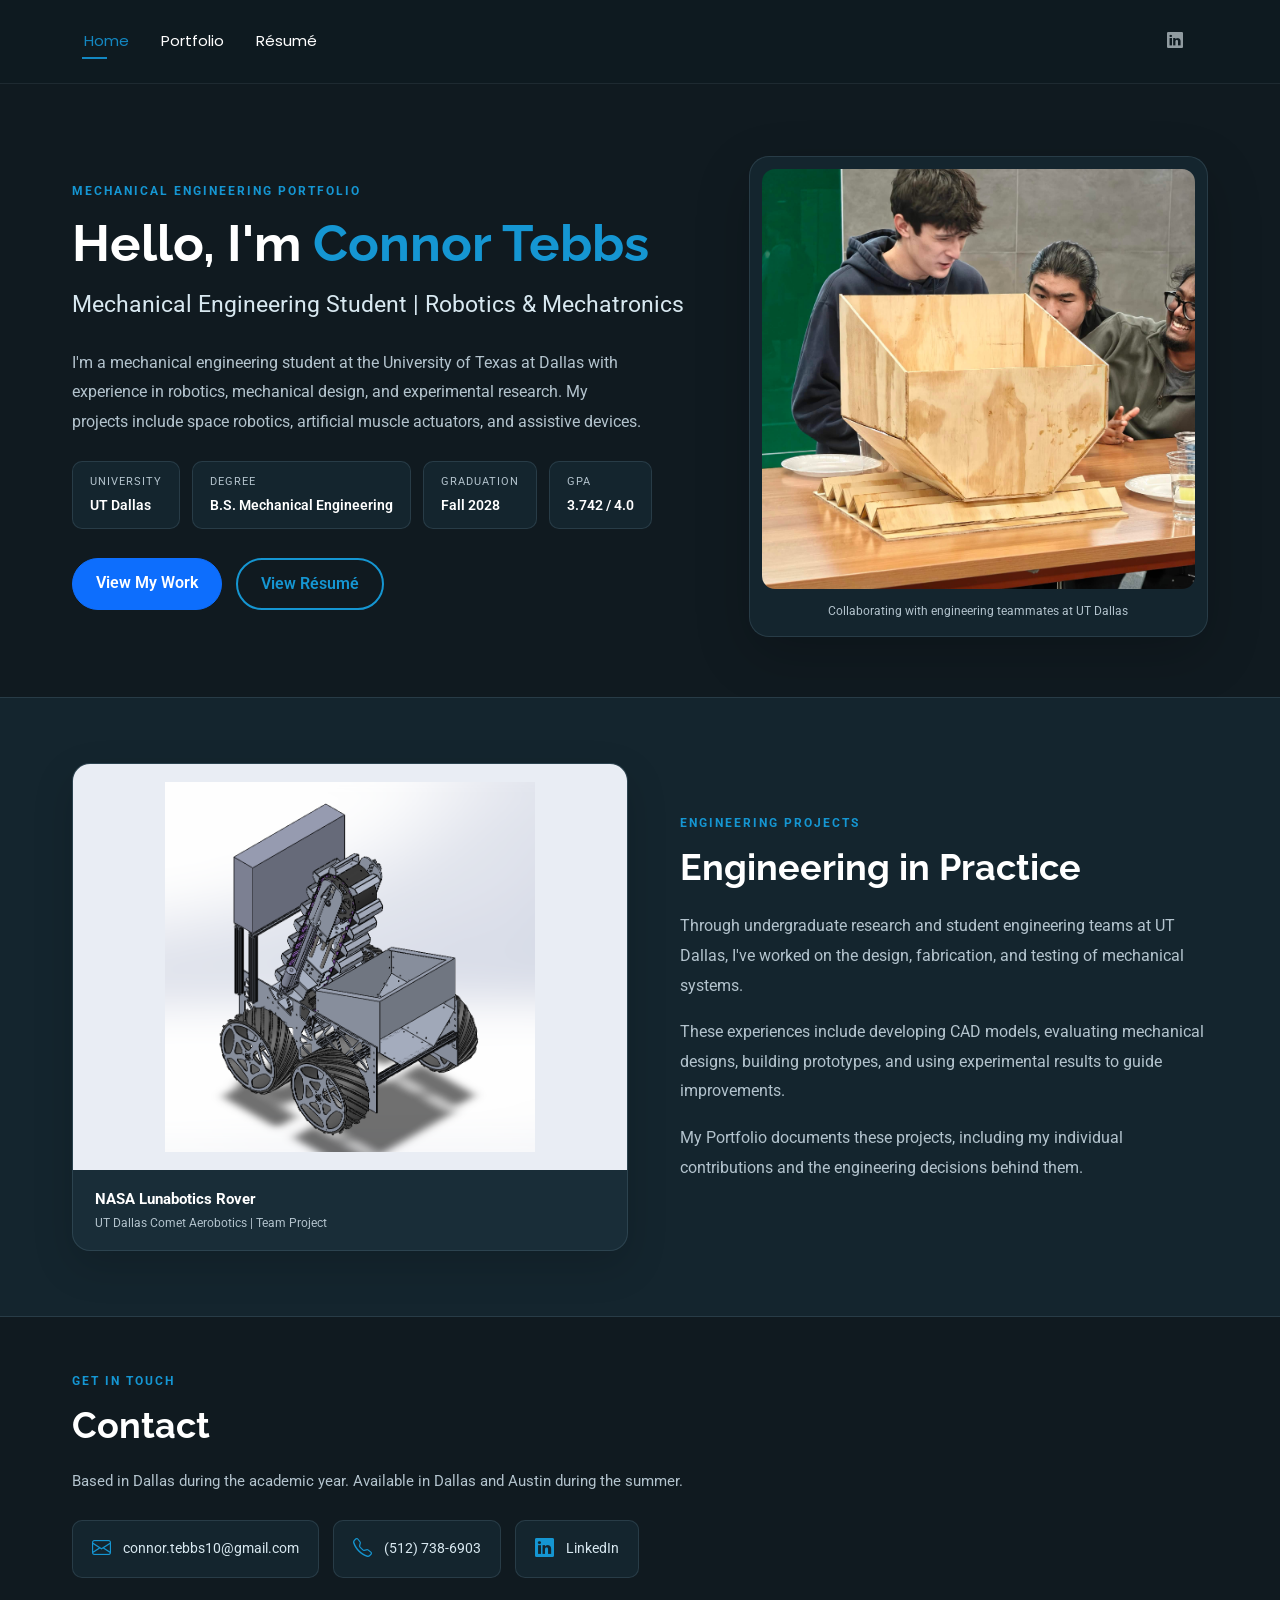
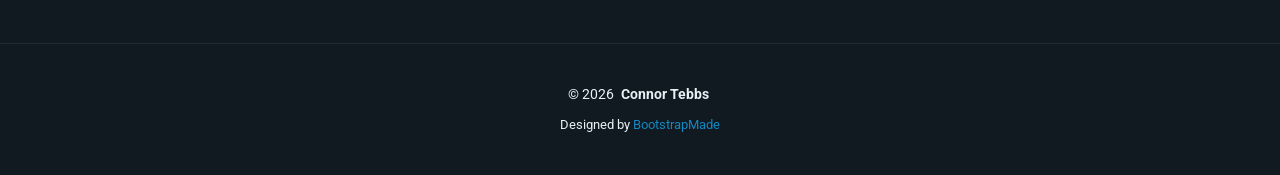
<file: index.html>
<!DOCTYPE html>
<html lang="en">

<head>
  <meta charset="utf-8">
  <meta name="viewport" content="width=device-width, initial-scale=1.0">

  <title>Connor Tebbs | Mechanical Engineering Portfolio</title>

  <meta name="description" content="Mechanical engineering portfolio of Connor Tebbs, a UT Dallas student with experience in robotics, mechanical design, and experimental research.">

  <!-- Favicons -->
  <link href="assets/img/favicon.png" rel="icon">
  <link href="assets/img/apple-touch-icon.png" rel="apple-touch-icon">

  <!-- Fonts -->
  <link href="https://fonts.googleapis.com" rel="preconnect">
  <link href="https://fonts.gstatic.com" rel="preconnect" crossorigin>

  <link href="https://fonts.googleapis.com/css2?family=Roboto:wght@300;400;500;700&family=Poppins:wght@300;400;500;600;700&family=Raleway:wght@300;400;500;600;700&display=swap" rel="stylesheet">

  <!-- Vendor CSS -->
  <link href="assets/vendor/bootstrap/css/bootstrap.min.css" rel="stylesheet">
  <link href="assets/vendor/bootstrap-icons/bootstrap-icons.css" rel="stylesheet">
  <link href="assets/vendor/aos/aos.css" rel="stylesheet">
  <link href="assets/vendor/swiper/swiper-bundle.min.css" rel="stylesheet">
  <link href="assets/vendor/glightbox/css/glightbox.min.css" rel="stylesheet">

  <!-- Main CSS -->
  <link href="assets/css/main.css" rel="stylesheet">

  <!--
    Template: FolioOne
    Author: BootstrapMade.com
    License: https://bootstrapmade.com/license/
  -->

  <style>

    /* =================================
       COLOR SYSTEM
       ================================= */

    :root {
      --portfolio-bg: #0e1a20;
      --portfolio-panel: #14252e;
      --portfolio-panel-light: #192d38;
      --portfolio-border: rgba(142, 181, 199, 0.16);
      --portfolio-accent: #1596d2;
      --portfolio-muted: #b3c3cd;
    }

    html {
      scroll-behavior: smooth;
    }

    body {
      background: var(--portfolio-bg);
    }

    /* =================================
       HOMEPAGE LAYOUT
       ================================= */

    .hero.section {
      min-height: auto !important;
      padding: 72px 0 60px !important;
    }

    .portfolio-section {
      padding: 65px 0;
    }

    .section-inner {
      max-width: 1160px;
      margin: 0 auto;
    }

    .section-eyebrow {
      color: var(--portfolio-accent);
      font-size: 12px;
      font-weight: 700;
      letter-spacing: 2px;
      text-transform: uppercase;
      margin-bottom: 14px;
    }

    .section-heading {
      font-size: clamp(27px, 3vw, 36px);
      font-weight: 700;
      margin-bottom: 22px;
      line-height: 1.2;
    }

    .section-description {
      color: var(--portfolio-muted);
      font-size: 16px;
      line-height: 1.85;
      max-width: 580px;
    }

    /* =================================
       HERO INTRODUCTION
       ================================= */

    .intro-content {
      padding-right: 20px;
    }

    .intro-content h1 {
      font-size: clamp(37px, 4vw, 55px);
      line-height: 1.15;
      font-weight: 700;
      margin-bottom: 15px;
    }

    .intro-content h1 span {
      color: var(--portfolio-accent);
    }

    .intro-subtitle {
      color: #d8e8f0;
      font-size: clamp(18px, 2vw, 23px);
      font-weight: 400;
      margin-bottom: 25px;
    }

    .intro-description {
      color: var(--portfolio-muted);
      font-size: 16px;
      line-height: 1.85;
      margin-bottom: 25px;
      max-width: 570px;
    }

    /* Academic details */

    .academic-strip {
      display: flex;
      flex-wrap: wrap;
      gap: 12px;
      margin-bottom: 29px;
    }

    .academic-item {
      background: var(--portfolio-panel);
      border: 1px solid var(--portfolio-border);
      border-radius: 10px;
      padding: 12px 17px;
    }

    .academic-item .detail-label {
      display: block;
      font-size: 11px;
      color: var(--portfolio-muted);
      margin-bottom: 4px;
      text-transform: uppercase;
      letter-spacing: 1px;
    }

    .academic-item .detail-value {
      display: block;
      color: #ffffff;
      font-size: 14px;
      font-weight: 600;
    }

    /* Buttons */

    .portfolio-buttons {
      display: flex;
      flex-wrap: wrap;
      gap: 14px;
    }

    .portfolio-buttons .btn {
      padding: 12px 23px;
      border-radius: 30px;
      font-weight: 600;
    }

    .portfolio-buttons .btn-outline {
      border: 2px solid var(--portfolio-accent);
      color: var(--portfolio-accent);
      background: transparent;
    }

    .portfolio-buttons .btn-outline:hover {
      background: var(--portfolio-accent);
      color: white;
    }

    /* =================================
       INTRODUCTION PHOTOGRAPH
       ================================= */

    .intro-photo-card {
      position: relative;
      background: var(--portfolio-panel);
      border: 1px solid var(--portfolio-border);
      border-radius: 20px;
      padding: 12px;
      max-width: 490px;
      margin-left: auto;
      box-shadow: 0 18px 55px rgba(0, 0, 0, 0.2);
    }

    .intro-photo-card img {
      display: block;
      width: 100%;
      height: 420px;
      object-fit: cover;
      object-position: center 19%;
      border-radius: 13px;
    }

    .photo-caption {
      padding: 13px 8px 4px;
      font-size: 12px;
      color: var(--portfolio-muted);
      text-align: center;
    }

    /* =================================
       ENGINEERING SECTION
       ================================= */

    .engineering-section {
      background: var(--portfolio-panel);
      border-top: 1px solid var(--portfolio-border);
      border-bottom: 1px solid var(--portfolio-border);
    }

    .engineering-content {
      padding-left: 28px;
    }

    .engineering-content p {
      color: var(--portfolio-muted);
      font-size: 16px;
      line-height: 1.85;
      margin-bottom: 17px;
    }

    /* Rover presentation */

    .rover-card {
      background: var(--portfolio-panel-light);
      border: 1px solid var(--portfolio-border);
      border-radius: 18px;
      overflow: hidden;
      box-shadow: 0 15px 40px rgba(0, 0, 0, 0.15);
    }

    .rover-image {
      padding: 18px;
      background: #e9edf4;
      display: flex;
      justify-content: center;
      align-items: center;
    }

    .rover-image img {
      display: block;
      width: 100%;
      max-height: 370px;
      object-fit: contain;
    }

    .rover-caption {
      padding: 18px 22px;
    }

    .rover-caption strong {
      display: block;
      color: #ffffff;
      font-size: 15px;
      margin-bottom: 4px;
    }

    .rover-caption span {
      display: block;
      color: var(--portfolio-muted);
      font-size: 12px;
    }

    /* =================================
       CONTACT SECTION
       ================================= */

    .contact-section {
      padding: 55px 0 65px;
    }

    .contact-section p {
      color: var(--portfolio-muted);
      font-size: 15px;
      line-height: 1.7;
    }

    .contact-grid {
      display: flex;
      flex-wrap: wrap;
      gap: 14px;
      margin-top: 25px;
    }

    .contact-item {
      display: inline-flex;
      align-items: center;
      gap: 12px;
      padding: 14px 19px;
      border-radius: 10px;
      border: 1px solid var(--portfolio-border);
      background: var(--portfolio-panel);
      color: #d8e8f0;
      text-decoration: none;
      font-size: 14px;
      overflow-wrap: anywhere;
      transition: border-color 0.2s, transform 0.2s;
    }

    .contact-item i {
      color: var(--portfolio-accent);
      font-size: 19px;
    }

    .contact-item:hover {
      color: white;
      border-color: var(--portfolio-accent);
      transform: translateY(-2px);
    }

    /* =================================
       RESPONSIVE DESIGN
       ================================= */

    @media (max-width: 991px) {

      .hero.section {
        padding: 45px 0 !important;
      }

      .intro-content {
        padding-right: 0;
      }

      .intro-photo-card {
        margin: 0 auto 20px;
      }

      .engineering-content {
        padding-left: 0;
        margin-top: 15px;
      }

    }

    @media (max-width: 576px) {

      .portfolio-section {
        padding: 40px 0;
      }

      .intro-photo-card img {
        height: 330px;
      }

      .academic-strip {
        gap: 9px;
      }

      .academic-item {
        padding: 10px 13px;
      }

      .contact-grid {
        flex-direction: column;
      }

      .contact-item {
        width: 100%;
      }

    }

  </style>

</head>

<body class="index-page">

  <!-- ================================= -->
  <!-- NAVIGATION -->
  <!-- ================================= -->

  <header id="header"
          class="header d-flex align-items-center light-background sticky-top">

    <div class="container position-relative d-flex align-items-center justify-content-between">

      <nav id="navmenu" class="navmenu">

        <ul>

          <li>
            <a href="index.html" class="active">Home</a>
          </li>

          <li>
            <a href="portfolio.html">Portfolio</a>
          </li>

          <li>
            <a href="resume.html">Résumé</a>
          </li>

        </ul>

        <i class="mobile-nav-toggle d-xl-none bi bi-list"></i>

      </nav>

      <div class="header-social-links">

        <a href="https://www.linkedin.com/in/connor-tebbs-366144385/"
           target="_blank"
           rel="noopener noreferrer"
           aria-label="LinkedIn">

          <i class="bi bi-linkedin"></i>

        </a>

      </div>

    </div>

  </header>

  <main class="main">

    <!-- ================================= -->
    <!-- INTRODUCTION -->
    <!-- ================================= -->

    <section id="hero" class="hero section">

      <div class="container section-inner" data-aos="fade-up">

        <div class="row gy-4 align-items-center">

          <!-- LEFT COLUMN -->

          <div class="col-lg-7 order-2 order-lg-1">

            <div class="intro-content">

              <div class="section-eyebrow">
                Mechanical Engineering Portfolio
              </div>

              <h1>
                Hello, I'm <span>Connor Tebbs</span>
              </h1>

              <div class="intro-subtitle">
                Mechanical Engineering Student | Robotics &amp; Mechatronics
              </div>

              <p class="intro-description">

                I'm a mechanical engineering student at
                the University of Texas at Dallas with experience
                in robotics, mechanical design, and experimental research.

                My projects include space robotics,
                artificial muscle actuators, and assistive devices.

              </p>

              <!-- ACADEMIC DETAILS -->

              <div class="academic-strip">

                <div class="academic-item">

                  <span class="detail-label">University</span>

                  <span class="detail-value">
                    UT Dallas
                  </span>

                </div>

                <div class="academic-item">

                  <span class="detail-label">Degree</span>

                  <span class="detail-value">
                    B.S. Mechanical Engineering
                  </span>

                </div>

                <div class="academic-item">

                  <span class="detail-label">Graduation</span>

                  <span class="detail-value">
                    Fall 2028
                  </span>

                </div>

                <div class="academic-item">

                  <span class="detail-label">GPA</span>

                  <span class="detail-value">
                    3.742 / 4.0
                  </span>

                </div>

              </div>

              <!-- BUTTONS -->

              <div class="portfolio-buttons">

                <a href="portfolio.html" class="btn btn-primary">
                  View My Work
                </a>

                <a href="resume.html" class="btn btn-outline">
                  View Résumé
                </a>

              </div>

            </div>

          </div>

          <!-- RIGHT COLUMN: YOUR PHOTOGRAPH -->

          <div class="col-lg-5 order-1 order-lg-2">

            <div class="intro-photo-card">

              <img
                src="assets/img/signal-2025-11-20-202556_004.jpg"
                alt="Connor Tebbs collaborating with teammates on a rover prototype">

              <div class="photo-caption">
                Collaborating with engineering teammates at UT Dallas
              </div>

            </div>

          </div>

        </div>

      </div>

    </section>

    <!-- ================================= -->
    <!-- ENGINEERING IN PRACTICE -->
    <!-- ================================= -->

    <section id="experience"
             class="engineering-section portfolio-section section">

      <div class="container section-inner" data-aos="fade-up">

        <div class="row gy-4 align-items-center">

          <!-- LEFT: ROVER CAD -->

          <div class="col-lg-6">

            <div class="rover-card">

              <div class="rover-image">

                <img
                  src="assets/img/rphoto.png"
                  alt="CAD assembly of the UT Dallas NASA Lunabotics team rover">

              </div>

              <div class="rover-caption">

                <strong>
                  NASA Lunabotics Rover
                </strong>

                <span>
                  UT Dallas Comet Aerobotics | Team Project
                </span>

              </div>

            </div>

          </div>

          <!-- RIGHT: ENGINEERING DESCRIPTION -->

          <div class="col-lg-6">

            <div class="engineering-content">

              <div class="section-eyebrow">
                Engineering Projects
              </div>

              <h2 class="section-heading">
                Engineering in Practice
              </h2>

              <p>

                Through undergraduate research and student
                engineering teams at UT Dallas, I've worked on
                the design, fabrication, and testing of
                mechanical systems.

              </p>

              <p>

                These experiences include developing CAD models,
                evaluating mechanical designs, building prototypes,
                and using experimental results to guide improvements.

              </p>

              <p>

                My Portfolio documents these projects,
                including my individual contributions and
                the engineering decisions behind them.

              </p>

            </div>

          </div>

        </div>

      </div>

    </section>

    <!-- ================================= -->
    <!-- CONTACT -->
    <!-- ================================= -->

    <section id="contact"
             class="contact-section section">

      <div class="container section-inner" data-aos="fade-up">

        <div class="section-eyebrow">
          Get in Touch
        </div>

        <h2 class="section-heading">
          Contact
        </h2>

        <p>
          Based in Dallas during the academic year.
          Available in Dallas and Austin during the summer.
        </p>

        <div class="contact-grid">

          <!-- EMAIL -->

          <a href="mailto:connor.tebbs10@gmail.com"
             class="contact-item">

            <i class="bi bi-envelope"></i>

            <span>
              connor.tebbs10@gmail.com
            </span>

          </a>

          <!-- PHONE -->

          <a href="tel:+15127386903"
             class="contact-item">

            <i class="bi bi-telephone"></i>

            <span>
              (512) 738-6903
            </span>

          </a>

          <!-- LINKEDIN -->

          <a href="https://www.linkedin.com/in/connor-tebbs-366144385/"
             target="_blank"
             rel="noopener noreferrer"
             class="contact-item">

            <i class="bi bi-linkedin"></i>

            <span>
              LinkedIn
            </span>

          </a>

        </div>

      </div>

    </section>

  </main>

  <!-- ================================= -->
  <!-- FOOTER -->
  <!-- ================================= -->

  <footer id="footer" class="footer">

    <div class="container">

      <div class="copyright text-center">

        <p>
          © 2026
          <strong class="px-1 sitename">Connor Tebbs</strong>
        </p>

      </div>

      <div class="credits">

        Designed by
        <a href="https://bootstrapmade.com/">BootstrapMade</a>

      </div>

    </div>

  </footer>

  <!-- SCROLL TOP -->

  <a href="#"
     id="scroll-top"
     class="scroll-top d-flex align-items-center justify-content-center">

    <i class="bi bi-arrow-up-short"></i>

  </a>

  <div id="preloader"></div>

  <!-- VENDOR JAVASCRIPT -->

  <script src="assets/vendor/bootstrap/js/bootstrap.bundle.min.js"></script>
  <script src="assets/vendor/php-email-form/validate.js"></script>
  <script src="assets/vendor/aos/aos.js"></script>
  <script src="assets/vendor/typed.js/typed.umd.js"></script>
  <script src="assets/vendor/waypoints/noframework.waypoints.js"></script>
  <script src="assets/vendor/purecounter/purecounter_vanilla.js"></script>
  <script src="assets/vendor/swiper/swiper-bundle.min.js"></script>
  <script src="assets/vendor/imagesloaded/imagesloaded.pkgd.min.js"></script>
  <script src="assets/vendor/isotope-layout/isotope.pkgd.min.js"></script>
  <script src="assets/vendor/glightbox/js/glightbox.min.js"></script>

  <!-- MAIN JAVASCRIPT -->

  <script src="assets/js/main.js"></script>

</body>

</html>
</file>
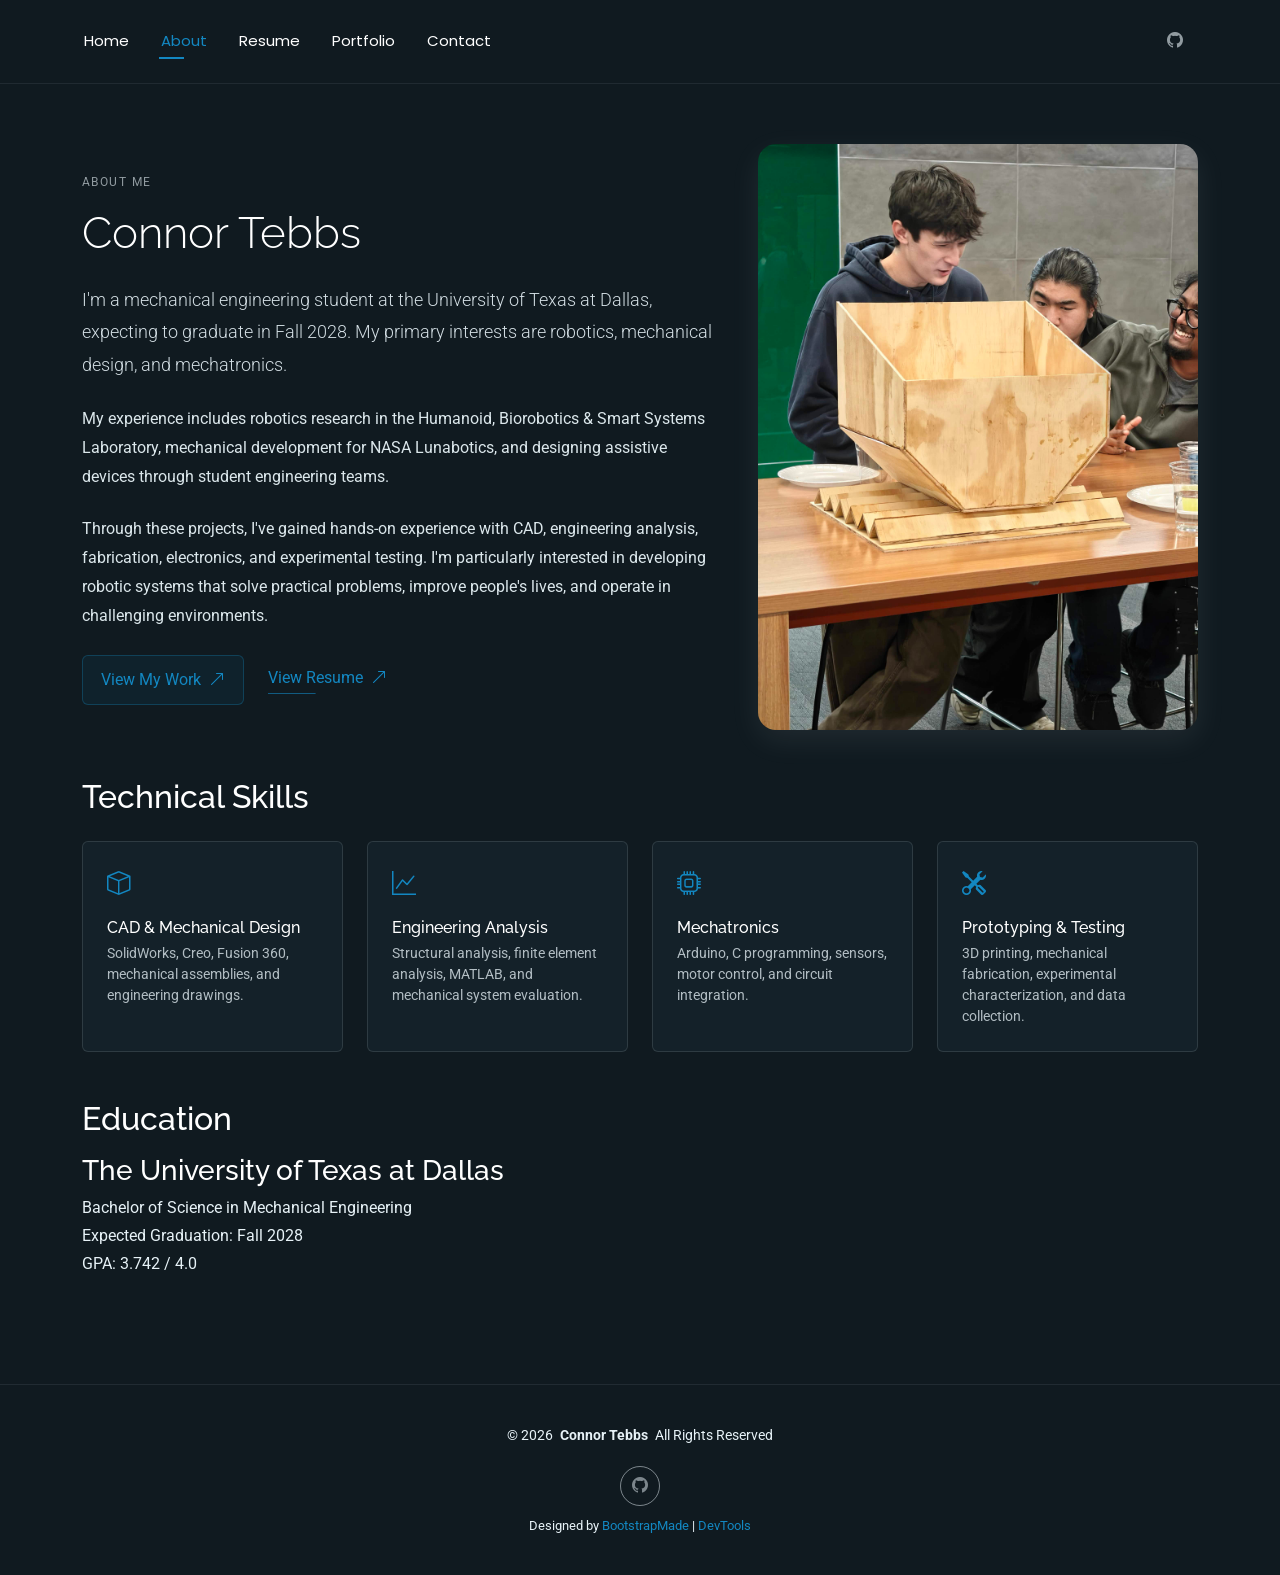
<file: about.html>
<!DOCTYPE html>
<html lang="en">

<head>
  <meta charset="utf-8">
  <meta content="width=device-width, initial-scale=1.0" name="viewport">

  <title>About Me | Connor Tebbs</title>
  <meta name="description" content="About Connor Tebbs, a mechanical engineering student at the University of Texas at Dallas with experience in robotics, mechanical design, and mechatronics.">

  <link href="assets/img/favicon.png" rel="icon">
  <link href="assets/img/apple-touch-icon.png" rel="apple-touch-icon">

  <!-- Fonts -->
  <link href="https://fonts.googleapis.com" rel="preconnect">
  <link href="https://fonts.gstatic.com" rel="preconnect" crossorigin>
  <link href="https://fonts.googleapis.com/css2?family=Roboto:wght@300;400;500;700&family=Poppins:wght@300;400;500;600;700&family=Raleway:wght@300;400;500;600;700&display=swap" rel="stylesheet">

  <!-- Vendor CSS -->
  <link href="assets/vendor/bootstrap/css/bootstrap.min.css" rel="stylesheet">
  <link href="assets/vendor/bootstrap-icons/bootstrap-icons.css" rel="stylesheet">
  <link href="assets/vendor/aos/aos.css" rel="stylesheet">
  <link href="assets/vendor/swiper/swiper-bundle.min.css" rel="stylesheet">
  <link href="assets/vendor/glightbox/css/glightbox.min.css" rel="stylesheet">

  <link href="assets/css/main.css" rel="stylesheet">

  <!--
  Template: FolioOne by BootstrapMade
  License: https://bootstrapmade.com/license/
  -->
</head>

<body class="about-page">

  <!-- Header -->
  <header id="header" class="header d-flex align-items-center light-background sticky-top">
    <div class="container position-relative d-flex align-items-center justify-content-between">

      <nav id="navmenu" class="navmenu">
        <ul>
          <li><a href="index.html">Home</a></li>
          <li><a href="about.html" class="active">About</a></li>
          <li><a href="resume.html">Resume</a></li>
          <li><a href="portfolio.html">Portfolio</a></li>
          <li><a href="contact.html">Contact</a></li>
        </ul>
        <i class="mobile-nav-toggle d-xl-none bi bi-list"></i>
      </nav>

      <div class="header-social-links">
        <a href="https://github.com/connortebbs"
           target="_blank"
           rel="noopener noreferrer"
           aria-label="GitHub">
          <i class="bi bi-github"></i>
        </a>
      </div>

    </div>
  </header>

  <main class="main">

    <!-- About Section -->
    <section id="about" class="about section">

      <div class="container" data-aos="fade-up" data-aos-delay="100">

        <!-- Introduction and Photo -->
        <div class="row align-items-center justify-content-between gy-5 mb-5">

          <div class="col-lg-7" data-aos="fade-right" data-aos-delay="150">

            <div class="intro-content">

              <span class="eyebrow">About Me</span>

              <h2 class="headline">
                Connor Tebbs
              </h2>

              <p class="lead">
                I'm a mechanical engineering student at the
                University of Texas at Dallas, expecting to
                graduate in Fall 2028. My primary interests
                are robotics, mechanical design, and mechatronics.
              </p>

              <p>
                My experience includes robotics research in the
                Humanoid, Biorobotics &amp; Smart Systems Laboratory,
                mechanical development for NASA Lunabotics, and
                designing assistive devices through student
                engineering teams.
              </p>

              <p>
                Through these projects, I've gained hands-on
                experience with CAD, engineering analysis,
                fabrication, electronics, and experimental testing.
                I'm particularly interested in developing robotic
                systems that solve practical problems, improve
                people's lives, and operate in challenging
                environments.
              </p>

              <div class="cta-group">

                <a href="portfolio.html" class="btn-ghost">
                  View My Work
                  <i class="bi bi-arrow-up-right"></i>
                </a>

                <a href="resume.html" class="link-underline">
                  View Resume
                  <i class="bi bi-arrow-up-right"></i>
                </a>

              </div>

            </div>
          </div>

          <!-- Your Photo -->
          <div class="col-lg-5"
               data-aos="zoom-in"
               data-aos-delay="250">

            <figure class="profile-figure text-center text-lg-end">

              <img
                src="assets/img/signal-2025-11-20-202556_004.jpg"
                alt="Connor Tebbs discussing an engineering prototype with teammates"
                class="img-fluid profile-photo"
                style="width: 100%; height: auto; object-fit: contain;"
              >

            </figure>

          </div>

        </div>

        <!-- Technical Skills -->
        <div class="mb-5">

          <h2 class="mb-4">Technical Skills</h2>

          <div class="row g-4">

            <div class="col-md-6 col-lg-3"
                 data-aos="fade-up"
                 data-aos-delay="100">

              <div class="skill-item">
                <i class="bi bi-box"></i>
                <h3>CAD &amp; Mechanical Design</h3>
                <p>
                  SolidWorks, Creo, Fusion 360,
                  mechanical assemblies, and
                  engineering drawings.
                </p>
              </div>

            </div>

            <div class="col-md-6 col-lg-3"
                 data-aos="fade-up"
                 data-aos-delay="150">

              <div class="skill-item">
                <i class="bi bi-graph-up"></i>
                <h3>Engineering Analysis</h3>
                <p>
                  Structural analysis, finite element
                  analysis, MATLAB, and mechanical
                  system evaluation.
                </p>
              </div>

            </div>

            <div class="col-md-6 col-lg-3"
                 data-aos="fade-up"
                 data-aos-delay="200">

              <div class="skill-item">
                <i class="bi bi-cpu"></i>
                <h3>Mechatronics</h3>
                <p>
                  Arduino, C programming, sensors,
                  motor control, and circuit
                  integration.
                </p>
              </div>

            </div>

            <div class="col-md-6 col-lg-3"
                 data-aos="fade-up"
                 data-aos-delay="250">

              <div class="skill-item">
                <i class="bi bi-tools"></i>
                <h3>Prototyping &amp; Testing</h3>
                <p>
                  3D printing, mechanical fabrication,
                  experimental characterization,
                  and data collection.
                </p>
              </div>

            </div>

          </div>

        </div>

      <!-- Education -->
<div class="mb-5" data-aos="fade-up">

  <h2 class="mb-3">Education</h2>

  <h3 class="mb-2">
    The University of Texas at Dallas
  </h3>

  <p class="mb-1">
    Bachelor of Science in Mechanical Engineering
  </p>

  <p class="mb-1">
    Expected Graduation: Fall 2028
  </p>

  <p>
    GPA: 3.742 / 4.0
  </p>

</div>

      </div>

    </section>
    <!-- End About Section -->

  </main>

  <!-- Footer -->
  <footer id="footer" class="footer">

    <div class="container">

      <div class="copyright text-center">
        <p>
          © <span>2026</span>
          <strong class="px-1 sitename">Connor Tebbs</strong>
          <span>All Rights Reserved</span>
        </p>
      </div>

      <div class="social-links d-flex justify-content-center">

        <a href="https://github.com/connortebbs"
           target="_blank"
           rel="noopener noreferrer"
           aria-label="GitHub">
          <i class="bi bi-github"></i>
        </a>

      </div>

      <!-- Required template attribution -->
      <div class="credits">
        Designed by
        <a href="https://bootstrapmade.com/">BootstrapMade</a>
        |
        <a href="https://bootstrapmade.com/tools/">DevTools</a>
      </div>

    </div>

  </footer>

  <!-- Scroll Top -->
  <a href="#"
     id="scroll-top"
     class="scroll-top d-flex align-items-center justify-content-center">
    <i class="bi bi-arrow-up-short"></i>
  </a>

  <div id="preloader"></div>

  <!-- Vendor JavaScript -->
  <script src="assets/vendor/bootstrap/js/bootstrap.bundle.min.js"></script>
  <script src="assets/vendor/aos/aos.js"></script>
  <script src="assets/vendor/typed.js/typed.umd.js"></script>
  <script src="assets/vendor/waypoints/noframework.waypoints.js"></script>
  <script src="assets/vendor/purecounter/purecounter_vanilla.js"></script>
  <script src="assets/vendor/swiper/swiper-bundle.min.js"></script>
  <script src="assets/vendor/imagesloaded/imagesloaded.pkgd.min.js"></script>
  <script src="assets/vendor/isotope-layout/isotope.pkgd.min.js"></script>
  <script src="assets/vendor/glightbox/js/glightbox.min.js"></script>

  <script src="assets/js/main.js"></script>

</body>
</html>
</file>
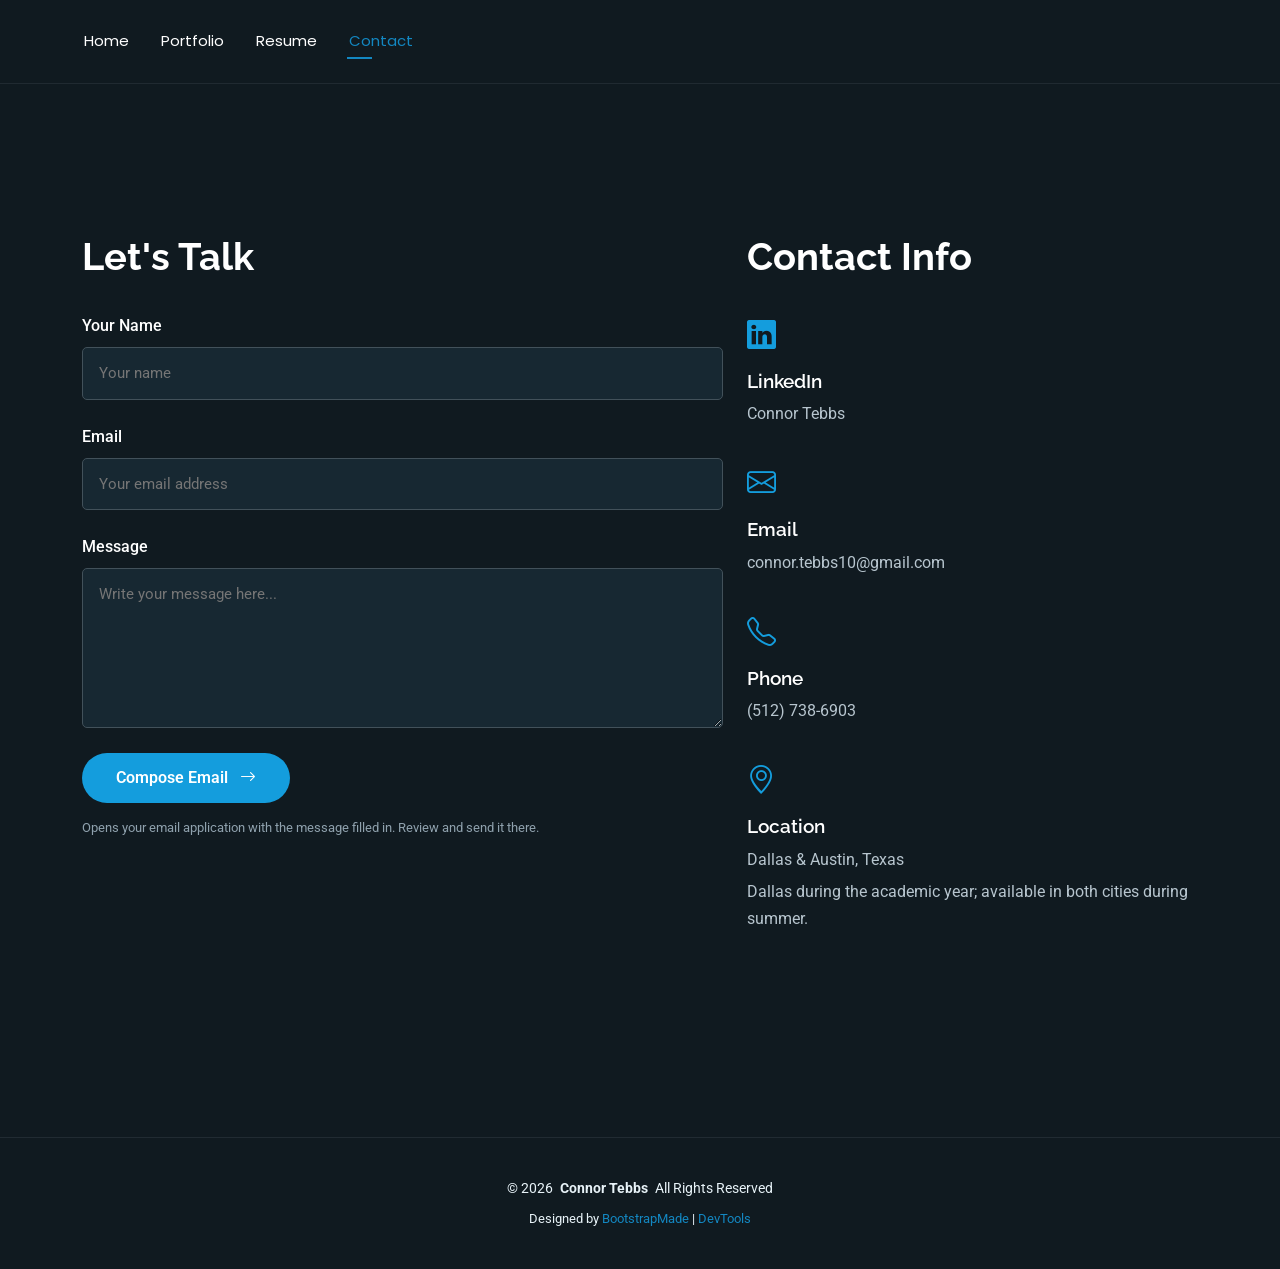
<file: contact.html>
<!DOCTYPE html>
<html lang="en">

<head>
  <meta charset="utf-8">
  <meta content="width=device-width, initial-scale=1.0" name="viewport">

  <title>Contact | Connor Tebbs</title>
  <meta name="description" content="Contact Connor Tebbs, mechanical engineering student at the University of Texas at Dallas.">

  <!-- Favicons -->
  <link href="assets/img/favicon.png" rel="icon">
  <link href="assets/img/apple-touch-icon.png" rel="apple-touch-icon">

  <!-- Fonts -->
  <link href="https://fonts.googleapis.com" rel="preconnect">
  <link href="https://fonts.gstatic.com" rel="preconnect" crossorigin>
  <link href="https://fonts.googleapis.com/css2?family=Roboto:wght@300;400;500;700&family=Poppins:wght@300;400;500;600;700&family=Raleway:wght@300;400;500;600;700&display=swap" rel="stylesheet">

  <!-- Vendor CSS -->
  <link href="assets/vendor/bootstrap/css/bootstrap.min.css" rel="stylesheet">
  <link href="assets/vendor/bootstrap-icons/bootstrap-icons.css" rel="stylesheet">
  <link href="assets/vendor/aos/aos.css" rel="stylesheet">
  <link href="assets/vendor/swiper/swiper-bundle.min.css" rel="stylesheet">
  <link href="assets/vendor/glightbox/css/glightbox.min.css" rel="stylesheet">

  <link href="assets/css/main.css" rel="stylesheet">

  <!-- Contact Page Styling -->
  <style>

    .contact-layout {
      padding-top: 90px;
      padding-bottom: 110px;
    }

    .contact-heading {
      font-size: 38px;
      font-weight: 700;
      margin-bottom: 35px;
      color: #ffffff;
    }

    .contact-form-simple label {
      display: block;
      font-weight: 500;
      margin-bottom: 9px;
      color: #ffffff;
    }

    .contact-form-simple input,
    .contact-form-simple textarea {
      display: block;
      width: 100%;
      padding: 14px 16px;
      margin-bottom: 25px;
      border: 1px solid #42515a;
      border-radius: 5px;
      background-color: #172832;
      color: #ffffff;
      font-family: inherit;
      font-size: 15px;
    }

    .contact-form-simple input:focus,
    .contact-form-simple textarea:focus {
      outline: none;
      border-color: #149ddd;
    }

    .contact-form-simple textarea {
      min-height: 160px;
      resize: vertical;
    }

    .contact-send-btn {
      display: inline-block;
      padding: 13px 34px;
      border: none;
      border-radius: 30px;
      background-color: #149ddd;
      color: #ffffff;
      font-weight: 600;
      cursor: pointer;
      transition: background-color 0.3s;
    }

    .contact-send-btn:hover {
      background-color: #087bb2;
    }

    .contact-info-block {
      margin-bottom: 35px;
    }

    .contact-info-block i {
      color: #149ddd;
      font-size: 29px;
      display: block;
      margin-bottom: 12px;
    }

    .contact-info-block h3 {
      font-size: 19px;
      font-weight: 600;
      margin-bottom: 8px;
      color: #ffffff;
    }

    .contact-info-block p {
      margin-bottom: 5px;
      color: #b7c5ce;
      line-height: 1.7;
    }

    .contact-info-block a {
      color: #b7c5ce;
      text-decoration: none;
    }

    .contact-info-block a:hover {
      color: #149ddd;
    }

    @media (max-width: 991px) {
      .contact-layout {
        padding-top: 55px;
        padding-bottom: 65px;
      }

      .contact-info-column {
        margin-top: 45px;
      }
    }

  </style>

  <!--
  Template: FolioOne
  Author: BootstrapMade.com
  License: https://bootstrapmade.com/license/
  -->
</head>

<body class="contact-page">

  <!-- Header -->
  <header id="header" class="header d-flex align-items-center light-background sticky-top">

    <div class="container position-relative d-flex align-items-center justify-content-between">

      <nav id="navmenu" class="navmenu">

        <ul>
          <li><a href="index.html">Home</a></li>
          <li><a href="portfolio.html">Portfolio</a></li>
          <li><a href="resume.html">Resume</a></li>
          <li><a href="contact.html" class="active">Contact</a></li>
        </ul>

        <i class="mobile-nav-toggle d-xl-none bi bi-list"></i>

      </nav>

    </div>

  </header>

  <main class="main">

    <!-- Contact Section -->
    <section id="contact" class="contact section">

      <div class="container contact-layout">

        <div class="row gy-5">

          <!-- Left Column: Contact Form -->
          <div class="col-lg-7" data-aos="fade-up">

            <h2 class="contact-heading">Let's Talk</h2>

            <form id="contactForm" class="contact-form-simple">

              <label for="contactName">Your Name</label>
              <input
                type="text"
                id="contactName"
                name="name"
                placeholder="Your name"
                required
              >

              <label for="contactEmail">Email</label>
              <input
                type="email"
                id="contactEmail"
                name="email"
                placeholder="Your email address"
                required
              >

              <label for="contactMessage">Message</label>
              <textarea
                id="contactMessage"
                name="message"
                placeholder="Write your message here..."
                required
              ></textarea>

              <button type="submit" class="contact-send-btn">
                Compose Email
                <i class="bi bi-arrow-right ms-2"></i>
              </button>

              <p style="font-size: 13px; color: #8fa1ad; margin-top: 15px;">
                Opens your email application with the message filled in.
                Review and send it there.
              </p>

            </form>

          </div>

          <!-- Right Column: Contact Information -->
          <div class="col-lg-5 contact-info-column"
               data-aos="fade-up"
               data-aos-delay="150">

            <h2 class="contact-heading">Contact Info</h2>

            <!-- LinkedIn -->
            <div class="contact-info-block">

              <i class="bi bi-linkedin"></i>

              <h3>LinkedIn</h3>

              <p>
                <a href="https://www.linkedin.com/in/connor-tebbs-366144385/"
                   target="_blank"
                   rel="noopener noreferrer">
                  Connor Tebbs
                </a>
              </p>

            </div>

            <!-- Email -->
            <div class="contact-info-block">

              <i class="bi bi-envelope"></i>

              <h3>Email</h3>

              <p>
                <a href="mailto:connor.tebbs10@gmail.com">
                  connor.tebbs10@gmail.com
                </a>
              </p>

            </div>

            <!-- Phone -->
            <div class="contact-info-block">

              <i class="bi bi-telephone"></i>

              <h3>Phone</h3>

              <p>
                <a href="tel:+15127386903">
                  (512) 738-6903
                </a>
              </p>

            </div>

            <!-- Location -->
            <div class="contact-info-block">

              <i class="bi bi-geo-alt"></i>

              <h3>Location</h3>

              <p>Dallas &amp; Austin, Texas</p>

              <p>
                Dallas during the academic year;
                available in both cities during summer.
              </p>

            </div>

          </div>

        </div>

      </div>

    </section>
    <!-- End Contact Section -->

  </main>

  <!-- Footer -->
  <footer id="footer" class="footer">

    <div class="container">

      <div class="copyright text-center">

        <p>
          © <span>2026</span>
          <strong class="px-1 sitename">Connor Tebbs</strong>
          <span>All Rights Reserved</span>
        </p>

      </div>

      <!-- Required Template Attribution -->
      <div class="credits">

        Designed by
        <a href="https://bootstrapmade.com/">BootstrapMade</a>
        |
        <a href="https://bootstrapmade.com/tools/">DevTools</a>

      </div>

    </div>

  </footer>

  <!-- Scroll Top -->
  <a href="#"
     id="scroll-top"
     class="scroll-top d-flex align-items-center justify-content-center">

    <i class="bi bi-arrow-up-short"></i>

  </a>

  <div id="preloader"></div>

  <!-- Vendor JavaScript -->
  <script src="assets/vendor/bootstrap/js/bootstrap.bundle.min.js"></script>
  <script src="assets/vendor/aos/aos.js"></script>
  <script src="assets/vendor/typed.js/typed.umd.js"></script>
  <script src="assets/vendor/waypoints/noframework.waypoints.js"></script>
  <script src="assets/vendor/purecounter/purecounter_vanilla.js"></script>
  <script src="assets/vendor/swiper/swiper-bundle.min.js"></script>
  <script src="assets/vendor/imagesloaded/imagesloaded.pkgd.min.js"></script>
  <script src="assets/vendor/isotope-layout/isotope.pkgd.min.js"></script>
  <script src="assets/vendor/glightbox/js/glightbox.min.js"></script>

  <!-- Contact Form JavaScript -->
  <script>
    document.getElementById("contactForm").addEventListener("submit", function(event) {

      event.preventDefault();

      const name = document.getElementById("contactName").value.trim();
      const email = document.getElementById("contactEmail").value.trim();
      const message = document.getElementById("contactMessage").value.trim();

      if (!name || !email || !message) {
        return;
      }

      const subject = encodeURIComponent("Portfolio Contact - " + name);

      const body = encodeURIComponent(
        "Name: " + name + "\n" +
        "Email: " + email + "\n\n" +
        "Message:\n" + message
      );

      window.location.href =
        "mailto:connor.tebbs10@gmail.com?subject=" +
        subject +
        "&body=" +
        body;

    });
  </script>

  <script src="assets/js/main.js"></script>

</body>
</html>
</file>
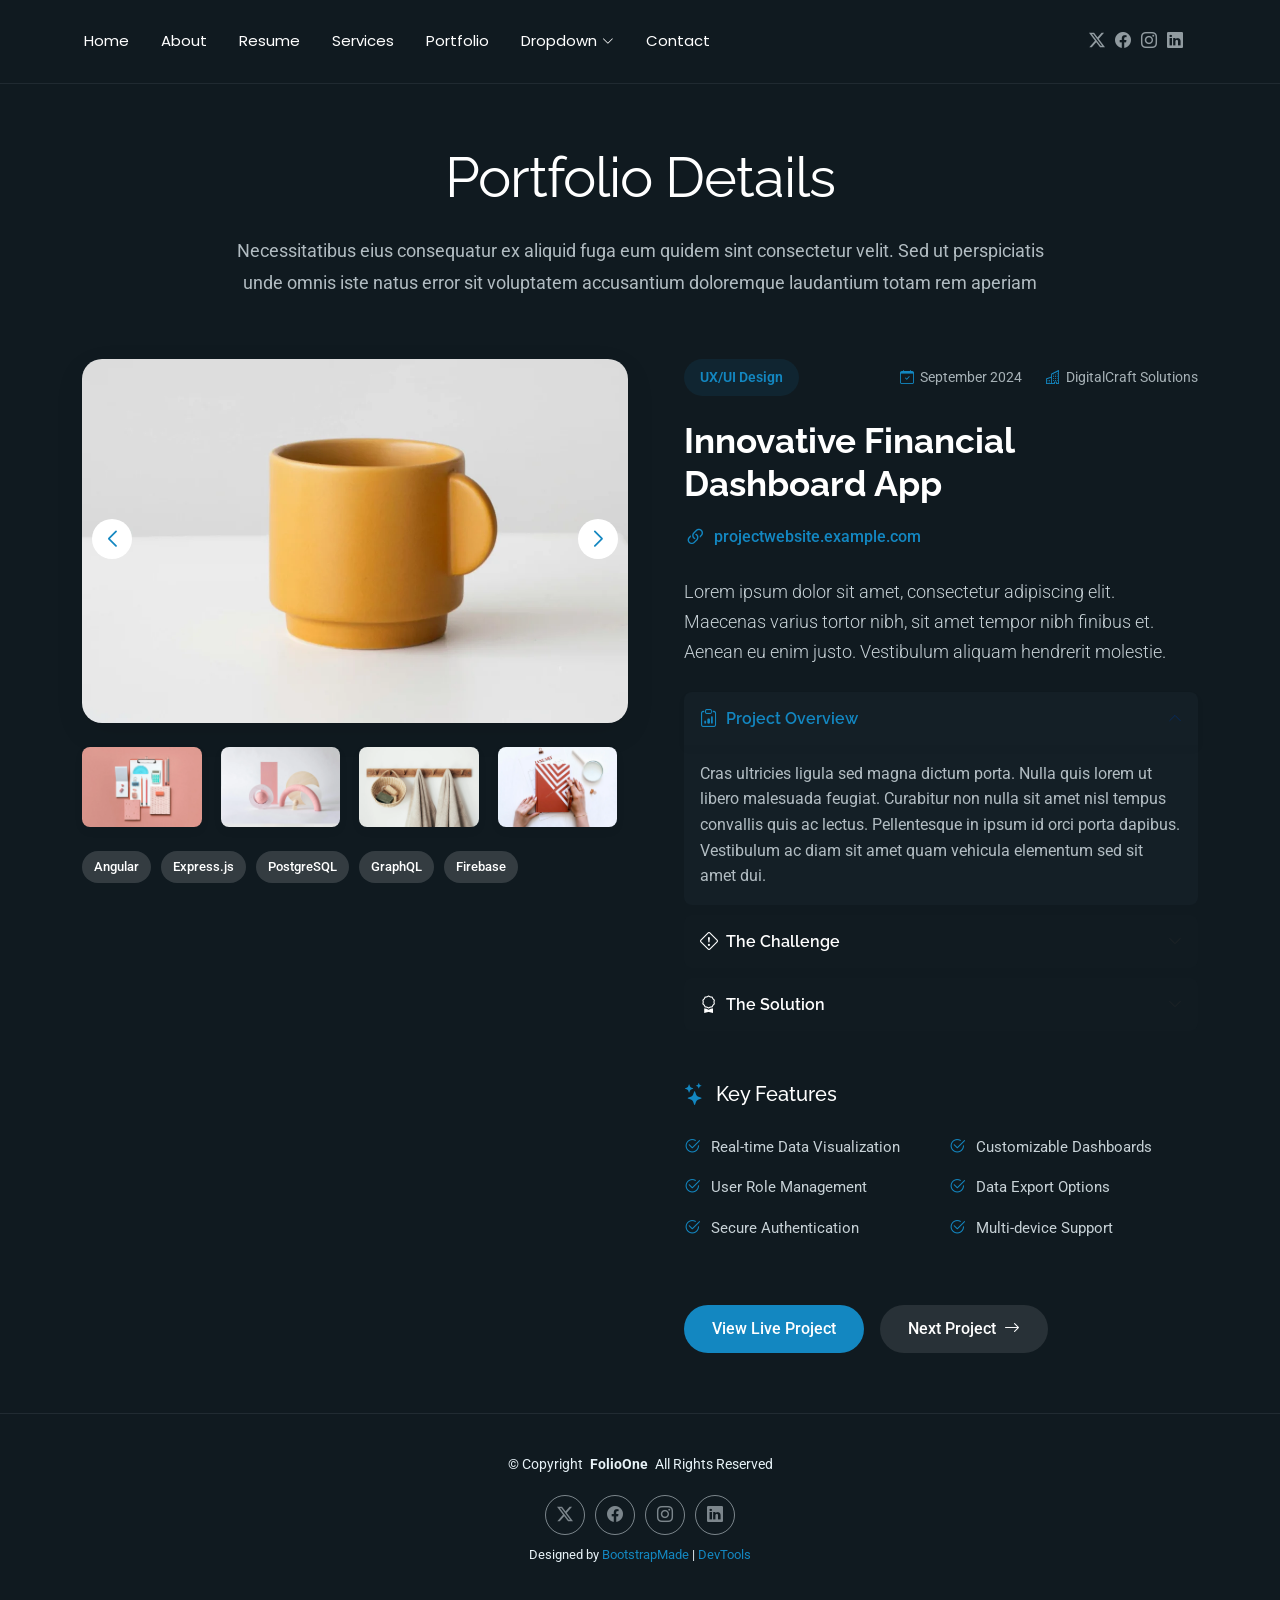
<file: portfolio-details.html>
<!DOCTYPE html>
<html lang="en">

<head>
  <meta charset="utf-8">
  <meta content="width=device-width, initial-scale=1.0" name="viewport">
  <title>Portfolio Details - FolioOne Bootstrap Template</title>
  <meta name="description" content="">
  <meta name="keywords" content="">

  <!-- Favicons -->
  <link href="assets/img/favicon.png" rel="icon">
  <link href="assets/img/apple-touch-icon.png" rel="apple-touch-icon">

  <!-- Fonts -->
  <link href="https://fonts.googleapis.com" rel="preconnect">
  <link href="https://fonts.gstatic.com" rel="preconnect" crossorigin>
  <link href="https://fonts.googleapis.com/css2?family=Roboto:ital,wght@0,100;0,300;0,400;0,500;0,700;0,900;1,100;1,300;1,400;1,500;1,700;1,900&family=Poppins:ital,wght@0,100;0,200;0,300;0,400;0,500;0,600;0,700;0,800;0,900;1,100;1,200;1,300;1,400;1,500;1,600;1,700;1,800;1,900&family=Raleway:ital,wght@0,100;0,200;0,300;0,400;0,500;0,600;0,700;0,800;0,900;1,100;1,200;1,300;1,400;1,500;1,600;1,700;1,800;1,900&display=swap" rel="stylesheet">

  <!-- Vendor CSS Files -->
  <link href="assets/vendor/bootstrap/css/bootstrap.min.css" rel="stylesheet">
  <link href="assets/vendor/bootstrap-icons/bootstrap-icons.css" rel="stylesheet">
  <link href="assets/vendor/aos/aos.css" rel="stylesheet">
  <link href="assets/vendor/swiper/swiper-bundle.min.css" rel="stylesheet">
  <link href="assets/vendor/glightbox/css/glightbox.min.css" rel="stylesheet">

  <!-- Main CSS File -->
  <link href="assets/css/main.css" rel="stylesheet">

  <!-- =======================================================
  * Template Name: FolioOne
  * Template URL: https://bootstrapmade.com/folioone-bootstrap-portfolio-website-template/
  * Updated: Aug 23 2025 with Bootstrap v5.3.7
  * Author: BootstrapMade.com
  * License: https://bootstrapmade.com/license/
  ======================================================== -->
</head>

<body class="portfolio-details-page">

  <header id="header" class="header d-flex align-items-center light-background sticky-top">
    <div class="container position-relative d-flex align-items-center justify-content-between">

      <!-- <a href="index.html" class="logo d-flex align-items-center me-auto me-xl-0">
      <img src="assets/img/logo.webp" alt="">
      <h1 class="sitename">FolioOne</h1> 
    </a> -->

      <nav id="navmenu" class="navmenu">
        <ul>
          <li><a href="index.html">Home</a></li>
          <li><a href="about.html">About</a></li>
          <li><a href="resume.html">Resume</a></li>
          <li><a href="services.html">Services</a></li>
          <li><a href="portfolio.html">Portfolio</a></li>
          <li class="dropdown"><a href="#"><span>Dropdown</span> <i class="bi bi-chevron-down toggle-dropdown"></i></a>
            <ul>
              <li><a href="#">Dropdown 1</a></li>
              <li class="dropdown"><a href="#"><span>Deep Dropdown</span> <i class="bi bi-chevron-down toggle-dropdown"></i></a>
                <ul>
                  <li><a href="#">Deep Dropdown 1</a></li>
                  <li><a href="#">Deep Dropdown 2</a></li>
                  <li><a href="#">Deep Dropdown 3</a></li>
                  <li><a href="#">Deep Dropdown 4</a></li>
                  <li><a href="#">Deep Dropdown 5</a></li>
                </ul>
              </li>
              <li><a href="#">Dropdown 2</a></li>
              <li><a href="#">Dropdown 3</a></li>
              <li><a href="#">Dropdown 4</a></li>
            </ul>
          </li>
          <li><a href="contact.html">Contact</a></li>
        </ul>
        <i class="mobile-nav-toggle d-xl-none bi bi-list"></i>
      </nav>

      <div class="header-social-links">
        <a href="#" class="twitter"><i class="bi bi-twitter-x"></i></a>
        <a href="#" class="facebook"><i class="bi bi-facebook"></i></a>
        <a href="#" class="instagram"><i class="bi bi-instagram"></i></a>
        <a href="#" class="linkedin"><i class="bi bi-linkedin"></i></a>
      </div>

    </div>
  </header>

  <main class="main">

    <!-- Portfolio Details Section -->
    <section id="portfolio-details" class="portfolio-details section">

      <!-- Section Title -->
      <div class="container section-title" data-aos="fade-up">
        <h2>Portfolio Details</h2>
        <p>Necessitatibus eius consequatur ex aliquid fuga eum quidem sint consectetur velit. Sed ut perspiciatis unde omnis iste natus error sit voluptatem accusantium doloremque laudantium totam rem aperiam</p>
      </div><!-- End Section Title -->

      <div class="container" data-aos="fade-up" data-aos-delay="100">

        <div class="row gy-4">
          <div class="col-lg-6" data-aos="fade-right">
            <div class="portfolio-details-media">
              <div class="main-image">
                <div class="portfolio-details-slider swiper init-swiper" data-aos="zoom-in">
                  <script type="application/json" class="swiper-config">
                    {
                      "loop": true,
                      "speed": 1000,
                      "autoplay": {
                        "delay": 6000
                      },
                      "effect": "creative",
                      "creativeEffect": {
                        "prev": {
                          "shadow": true,
                          "translate": [0, 0, -400]
                        },
                        "next": {
                          "translate": ["100%", 0, 0]
                        }
                      },
                      "slidesPerView": 1,
                      "navigation": {
                        "nextEl": ".swiper-button-next",
                        "prevEl": ".swiper-button-prev"
                      }
                    }
                  </script>
                  <div class="swiper-wrapper">
                    <div class="swiper-slide">
                      <img src="assets/img/portfolio/portfolio-5.webp" alt="Portfolio Image" class="img-fluid">
                    </div>
                    <div class="swiper-slide">
                      <img src="assets/img/portfolio/portfolio-7.webp" alt="Portfolio Image" class="img-fluid">
                    </div>
                    <div class="swiper-slide">
                      <img src="assets/img/portfolio/portfolio-8.webp" alt="Portfolio Image" class="img-fluid">
                    </div>
                  </div>
                  <div class="swiper-button-prev"></div>
                  <div class="swiper-button-next"></div>
                </div>
              </div>

              <div class="thumbnail-grid" data-aos="fade-up" data-aos-delay="200">
                <div class="row g-2 mt-3">
                  <div class="col-3">
                    <img src="assets/img/portfolio/portfolio-4.webp" alt="Gallery Image" class="img-fluid glightbox">
                  </div>
                  <div class="col-3">
                    <img src="assets/img/portfolio/portfolio-6.webp" alt="Gallery Image" class="img-fluid glightbox">
                  </div>
                  <div class="col-3">
                    <img src="assets/img/portfolio/portfolio-11.webp" alt="Gallery Image" class="img-fluid glightbox">
                  </div>
                  <div class="col-3">
                    <img src="assets/img/portfolio/portfolio-12.webp" alt="Gallery Image" class="img-fluid glightbox">
                  </div>
                </div>
              </div>

              <div class="tech-stack-badges" data-aos="fade-up" data-aos-delay="300">
                <span>Angular</span>
                <span>Express.js</span>
                <span>PostgreSQL</span>
                <span>GraphQL</span>
                <span>Firebase</span>
              </div>
            </div>
          </div>

          <div class="col-lg-6" data-aos="fade-left">
            <div class="portfolio-details-content">
              <div class="project-meta">
                <div class="badge-wrapper">
                  <span class="project-badge">UX/UI Design</span>
                </div>
                <div class="date-client">
                  <div class="meta-item">
                    <i class="bi bi-calendar-check"></i>
                    <span>September 2024</span>
                  </div>
                  <div class="meta-item">
                    <i class="bi bi-buildings"></i>
                    <span>DigitalCraft Solutions</span>
                  </div>
                </div>
              </div>

              <h2 class="project-title">Innovative Financial Dashboard App</h2>

              <div class="project-website">
                <i class="bi bi-link-45deg"></i>
                <a href="#" target="_blank">projectwebsite.example.com</a>
              </div>

              <div class="project-overview">
                <p class="lead">
                  Lorem ipsum dolor sit amet, consectetur adipiscing elit. Maecenas varius tortor nibh, sit amet tempor nibh finibus et. Aenean eu enim justo. Vestibulum aliquam hendrerit molestie.
                </p>

                <div class="accordion project-accordion" id="portfolio-details-projectAccordion">
                  <div class="accordion-item" data-aos="fade-up">
                    <h2 class="accordion-header">
                      <button class="accordion-button" type="button" data-bs-toggle="collapse" data-bs-target="#portfolio-details-collapse-1" aria-expanded="true" aria-controls="collapseOne">
                        <i class="bi bi-clipboard-data me-2"></i> Project Overview
                      </button>
                    </h2>
                    <div id="portfolio-details-collapse-1" class="accordion-collapse collapse show" data-bs-parent="#portfolio-details-projectAccordion">
                      <div class="accordion-body">
                        <p>Cras ultricies ligula sed magna dictum porta. Nulla quis lorem ut libero malesuada feugiat. Curabitur non nulla sit amet nisl tempus convallis quis ac lectus. Pellentesque in ipsum id orci porta dapibus. Vestibulum ac diam sit amet quam vehicula elementum sed sit amet dui.</p>
                      </div>
                    </div>
                  </div>

                  <div class="accordion-item" data-aos="fade-up" data-aos-delay="100">
                    <h2 class="accordion-header">
                      <button class="accordion-button collapsed" type="button" data-bs-toggle="collapse" data-bs-target="#portfolio-details-collapse-2" aria-expanded="false" aria-controls="collapseTwo">
                        <i class="bi bi-exclamation-diamond me-2"></i> The Challenge
                      </button>
                    </h2>
                    <div id="portfolio-details-collapse-2" class="accordion-collapse collapse" data-bs-parent="#portfolio-details-projectAccordion">
                      <div class="accordion-body">
                        <p>Mauris blandit aliquet elit, eget tincidunt nibh pulvinar a. Vivamus suscipit tortor eget felis porttitor volutpat. Curabitur aliquet quam id dui posuere blandit. Praesent sapien massa, convallis a pellentesque nec, egestas non nisi. Sed porttitor lectus nibh.</p>
                      </div>
                    </div>
                  </div>

                  <div class="accordion-item" data-aos="fade-up" data-aos-delay="200">
                    <h2 class="accordion-header">
                      <button class="accordion-button collapsed" type="button" data-bs-toggle="collapse" data-bs-target="#portfolio-details-collapse-3" aria-expanded="false" aria-controls="collapseThree">
                        <i class="bi bi-award me-2"></i> The Solution
                      </button>
                    </h2>
                    <div id="portfolio-details-collapse-3" class="accordion-collapse collapse" data-bs-parent="#portfolio-details-projectAccordion">
                      <div class="accordion-body">
                        <p>Donec sollicitudin molestie malesuada. Curabitur arcu erat, accumsan id imperdiet et, porttitor at sem. Vestibulum ante ipsum primis in faucibus orci luctus et ultrices posuere cubilia Curae; Donec velit neque, auctor sit amet aliquam vel, ullamcorper sit amet ligula.</p>
                      </div>
                    </div>
                  </div>
                </div>
              </div>

              <div class="project-features" data-aos="fade-up" data-aos-delay="300">
                <h3><i class="bi bi-stars"></i> Key Features</h3>
                <div class="row g-3">
                  <div class="col-md-6">
                    <ul class="feature-list">
                      <li><i class="bi bi-check2-circle"></i> Real-time Data Visualization</li>
                      <li><i class="bi bi-check2-circle"></i> User Role Management</li>
                      <li><i class="bi bi-check2-circle"></i> Secure Authentication</li>
                    </ul>
                  </div>
                  <div class="col-md-6">
                    <ul class="feature-list">
                      <li><i class="bi bi-check2-circle"></i> Customizable Dashboards</li>
                      <li><i class="bi bi-check2-circle"></i> Data Export Options</li>
                      <li><i class="bi bi-check2-circle"></i> Multi-device Support</li>
                    </ul>
                  </div>
                </div>
              </div>

              <div class="cta-buttons" data-aos="fade-up" data-aos-delay="400">
                <a href="#" class="btn-view-project">View Live Project</a>
                <a href="#" class="btn-next-project">Next Project <i class="bi bi-arrow-right"></i></a>
              </div>
            </div>
          </div>
        </div>

      </div>

    </section><!-- /Portfolio Details Section -->

  </main>

  <footer id="footer" class="footer">

    <div class="container">
      <div class="copyright text-center ">
        <p>© <span>Copyright</span> <strong class="px-1 sitename">FolioOne</strong> <span>All Rights Reserved<br></span></p>
      </div>
      <div class="social-links d-flex justify-content-center">
        <a href=""><i class="bi bi-twitter-x"></i></a>
        <a href=""><i class="bi bi-facebook"></i></a>
        <a href=""><i class="bi bi-instagram"></i></a>
        <a href=""><i class="bi bi-linkedin"></i></a>
      </div>
      <div class="credits">
        <!-- All the links in the footer should remain intact. -->
        <!-- You can delete the links only if you've purchased the pro version. -->
        <!-- Licensing information: https://bootstrapmade.com/license/ -->
        <!-- Purchase the pro version with working PHP/AJAX contact form: [buy-url] -->
        Designed by <a href="https://bootstrapmade.com/">BootstrapMade</a> | <a href="https://bootstrapmade.com/tools/">DevTools</a>
      </div>
    </div>

  </footer>

  <!-- Scroll Top -->
  <a href="#" id="scroll-top" class="scroll-top d-flex align-items-center justify-content-center"><i class="bi bi-arrow-up-short"></i></a>

  <!-- Preloader -->
  <div id="preloader"></div>

  <!-- Vendor JS Files -->
  <script src="assets/vendor/bootstrap/js/bootstrap.bundle.min.js"></script>
  <script src="assets/vendor/php-email-form/validate.js"></script>
  <script src="assets/vendor/aos/aos.js"></script>
  <script src="assets/vendor/typed.js/typed.umd.js"></script>
  <script src="assets/vendor/waypoints/noframework.waypoints.js"></script>
  <script src="assets/vendor/purecounter/purecounter_vanilla.js"></script>
  <script src="assets/vendor/swiper/swiper-bundle.min.js"></script>
  <script src="assets/vendor/imagesloaded/imagesloaded.pkgd.min.js"></script>
  <script src="assets/vendor/isotope-layout/isotope.pkgd.min.js"></script>
  <script src="assets/vendor/glightbox/js/glightbox.min.js"></script>

  <!-- Main JS File -->
  <script src="assets/js/main.js"></script>

</body>

</html>
</file>
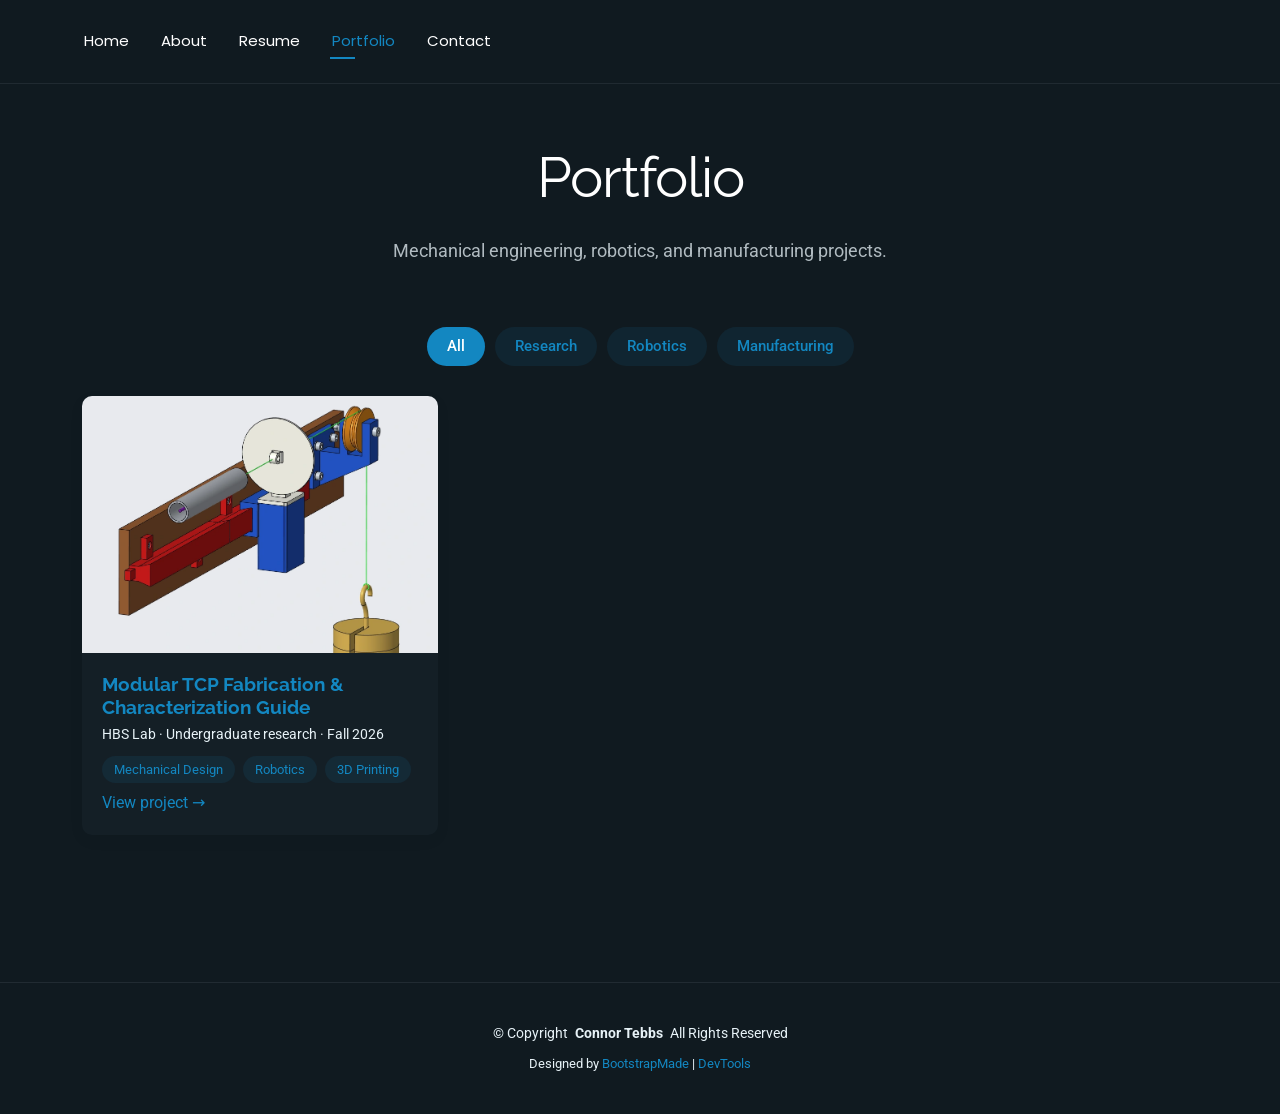
<file: portfolio.html>
<!DOCTYPE html>
<html lang="en">

<head>
  <meta charset="utf-8">
  <meta content="width=device-width, initial-scale=1.0" name="viewport">
  <title>Portfolio | Connor Tebbs</title>
  <meta name="description" content="Mechanical engineering and robotics project portfolio.">
  <meta name="keywords" content="">

  <!-- Favicons -->
  <link href="assets/img/favicon.png" rel="icon">
  <link href="assets/img/apple-touch-icon.png" rel="apple-touch-icon">

  <!-- Fonts -->
  <link href="https://fonts.googleapis.com" rel="preconnect">
  <link href="https://fonts.gstatic.com" rel="preconnect" crossorigin>
  <link href="https://fonts.googleapis.com/css2?family=Roboto:ital,wght@0,100;0,300;0,400;0,500;0,700;0,900;1,100;1,300;1,400;1,500;1,700;1,900&family=Poppins:ital,wght@0,100;0,200;0,300;0,400;0,500;0,600;0,700;0,800;0,900;1,100;1,200;1,300;1,400;1,500;1,600;1,700;1,800;1,900&family=Raleway:ital,wght@0,100;0,200;0,300;0,400;0,500;0,600;0,700;0,800;0,900;1,100;1,200;1,300;1,400;1,500;1,600;1,700;1,800;1,900&display=swap" rel="stylesheet">

  <!-- Vendor CSS Files -->
  <link href="assets/vendor/bootstrap/css/bootstrap.min.css" rel="stylesheet">
  <link href="assets/vendor/bootstrap-icons/bootstrap-icons.css" rel="stylesheet">
  <link href="assets/vendor/aos/aos.css" rel="stylesheet">
  <link href="assets/vendor/swiper/swiper-bundle.min.css" rel="stylesheet">
  <link href="assets/vendor/glightbox/css/glightbox.min.css" rel="stylesheet">

  <!-- Main CSS File -->
  <link href="assets/css/main.css" rel="stylesheet">

  <!-- =======================================================
  * Template Name: FolioOne
  * Template URL: https://bootstrapmade.com/folioone-bootstrap-portfolio-website-template/
  * Updated: Aug 23 2025 with Bootstrap v5.3.7
  * Author: BootstrapMade.com
  * License: https://bootstrapmade.com/license/
  ======================================================== -->
</head>

<body class="portfolio-page">
  <header id="header" class="header d-flex align-items-center light-background sticky-top">
    <div class="container position-relative d-flex align-items-center justify-content-between">

      <!-- <a href="index.html" class="logo d-flex align-items-center me-auto me-xl-0">
      <img src="assets/img/logo.webp" alt="">
      <h1 class="sitename">FolioOne</h1> 
    </a> -->

      <nav id="navmenu" class="navmenu">
        <ul>
          <li><a href="index.html">Home</a></li>
          <li><a href="about.html">About</a></li>
          <li><a href="resume.html">Resume</a></li>
          <li><a href="portfolio.html" class="active">Portfolio</a></li>
          <li><a href="contact.html">Contact</a></li>
        </ul>
        <i class="mobile-nav-toggle d-xl-none bi bi-list"></i>
      </nav>

    </div>
  </header>

<main class="main"><section id="portfolio" class="portfolio section"><div class="container section-title"><h2>Portfolio</h2><p>Mechanical engineering, robotics, and manufacturing projects.</p></div><div class="container"><div class="isotope-layout" data-default-filter="*" data-layout="masonry" data-sort="original-order"><ul class="portfolio-filters isotope-filters"><li data-filter="*" class="filter-active">All</li><li data-filter=".filter-research">Research</li><li data-filter=".filter-robotics">Robotics</li><li data-filter=".filter-manufacturing">Manufacturing</li></ul><div class="row gy-4 isotope-container"><div class="col-lg-4 col-md-6 portfolio-item isotope-item filter-research filter-robotics filter-manufacturing">
  <div class="portfolio-card">
    <div class="portfolio-img">
      <a href="tcp-guide.html"><img src="assets/img/portfolio/tcp/horizontal-cad.webp" alt="CAD assembly for modular TCP guide" class="img-fluid"></a>
      <div class="portfolio-overlay">
        <a href="assets/img/portfolio/tcp/horizontal-cad.webp" class="glightbox portfolio-lightbox" aria-label="View image"><i class="bi bi-plus"></i></a>
        <a href="tcp-guide.html" class="portfolio-details-link" aria-label="Read project"><i class="bi bi-link"></i></a>
      </div>
    </div>
    <div class="portfolio-info">
      <h4><a href="tcp-guide.html">Modular TCP Fabrication &amp; Characterization Guide</a></h4>
      <p>HBS Lab · Undergraduate research · Fall 2026</p>
      <div class="portfolio-tags"><span>Mechanical Design</span><span>Robotics</span><span>3D Printing</span></div>
      <a href="tcp-guide.html" class="mt-2 d-inline-block">View project →</a>
    </div>
  </div>
</div></div></div></div></section></main>  <footer id="footer" class="footer">

    <div class="container">
      <div class="copyright text-center ">
        <p>© <span>Copyright</span> <strong class="px-1 sitename">Connor Tebbs</strong> <span>All Rights Reserved<br></span></p>
      </div>
      <div class="credits">
        <!-- All the links in the footer should remain intact. -->
        <!-- You can delete the links only if you've purchased the pro version. -->
        <!-- Licensing information: https://bootstrapmade.com/license/ -->
        <!-- Purchase the pro version with working PHP/AJAX contact form: [buy-url] -->
        Designed by <a href="https://bootstrapmade.com/">BootstrapMade</a> | <a href="https://bootstrapmade.com/tools/">DevTools</a>
      </div>
    </div>

  </footer>

  <!-- Scroll Top -->
  <a href="#" id="scroll-top" class="scroll-top d-flex align-items-center justify-content-center"><i class="bi bi-arrow-up-short"></i></a>

  <!-- Preloader -->
  <div id="preloader"></div>

  <!-- Vendor JS Files -->
  <script src="assets/vendor/bootstrap/js/bootstrap.bundle.min.js"></script>
  <script src="assets/vendor/php-email-form/validate.js"></script>
  <script src="assets/vendor/aos/aos.js"></script>
  <script src="assets/vendor/typed.js/typed.umd.js"></script>
  <script src="assets/vendor/waypoints/noframework.waypoints.js"></script>
  <script src="assets/vendor/purecounter/purecounter_vanilla.js"></script>
  <script src="assets/vendor/swiper/swiper-bundle.min.js"></script>
  <script src="assets/vendor/imagesloaded/imagesloaded.pkgd.min.js"></script>
  <script src="assets/vendor/isotope-layout/isotope.pkgd.min.js"></script>
  <script src="assets/vendor/glightbox/js/glightbox.min.js"></script>

  <!-- Main JS File -->
  <script src="assets/js/main.js"></script>

</body>

</html>
</file>
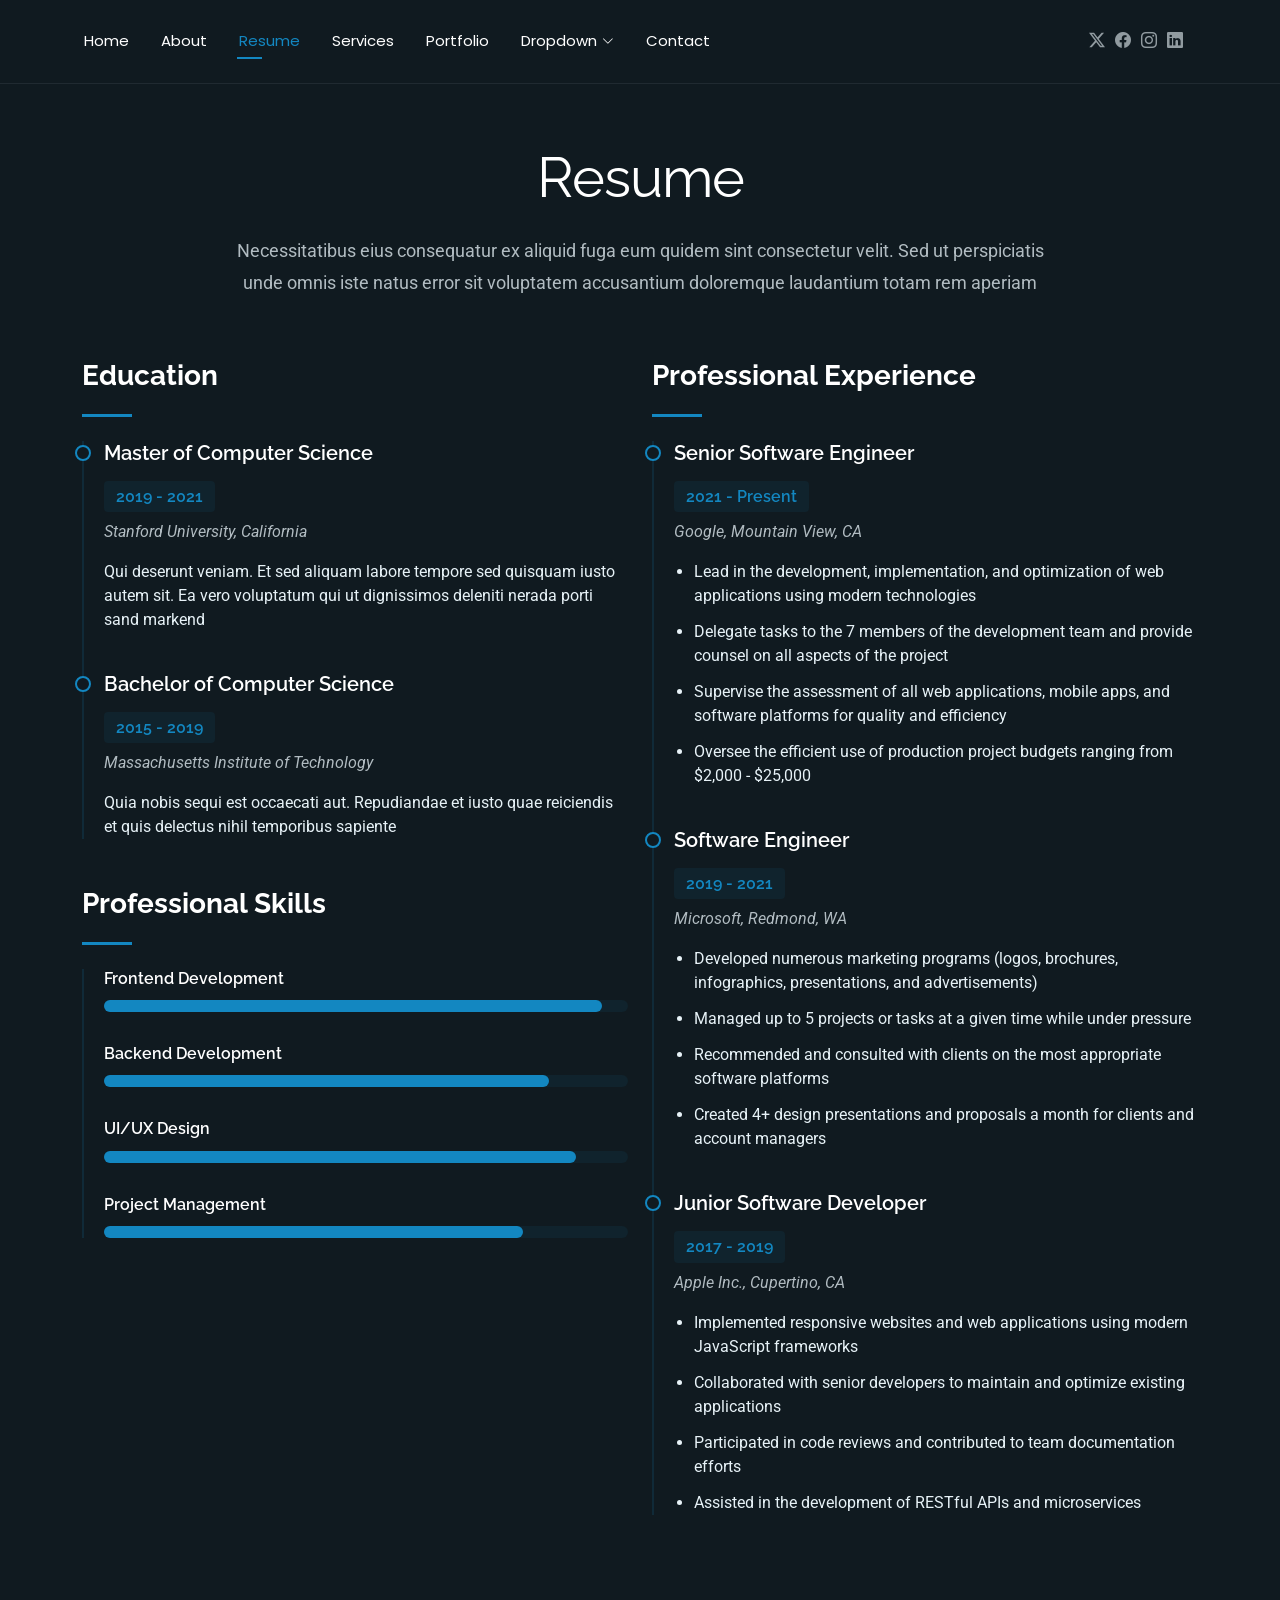
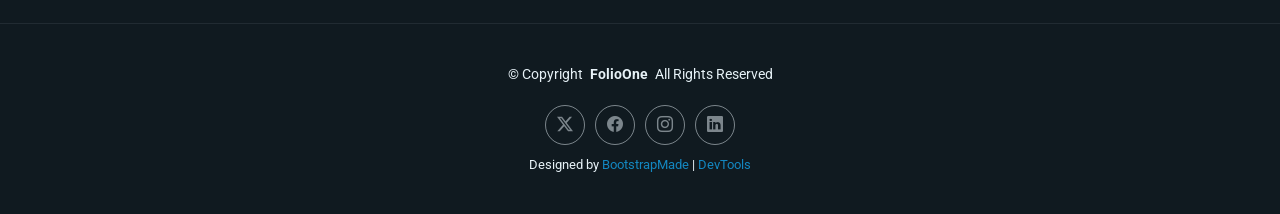
<file: resume.html>
<!DOCTYPE html>
<html lang="en">

<head>
  <meta charset="utf-8">
  <meta content="width=device-width, initial-scale=1.0" name="viewport">
  <title>Resume - FolioOne Bootstrap Template</title>
  <meta name="description" content="">
  <meta name="keywords" content="">

  <!-- Favicons -->
  <link href="assets/img/favicon.png" rel="icon">
  <link href="assets/img/apple-touch-icon.png" rel="apple-touch-icon">

  <!-- Fonts -->
  <link href="https://fonts.googleapis.com" rel="preconnect">
  <link href="https://fonts.gstatic.com" rel="preconnect" crossorigin>
  <link href="https://fonts.googleapis.com/css2?family=Roboto:ital,wght@0,100;0,300;0,400;0,500;0,700;0,900;1,100;1,300;1,400;1,500;1,700;1,900&family=Poppins:ital,wght@0,100;0,200;0,300;0,400;0,500;0,600;0,700;0,800;0,900;1,100;1,200;1,300;1,400;1,500;1,600;1,700;1,800;1,900&family=Raleway:ital,wght@0,100;0,200;0,300;0,400;0,500;0,600;0,700;0,800;0,900;1,100;1,200;1,300;1,400;1,500;1,600;1,700;1,800;1,900&display=swap" rel="stylesheet">

  <!-- Vendor CSS Files -->
  <link href="assets/vendor/bootstrap/css/bootstrap.min.css" rel="stylesheet">
  <link href="assets/vendor/bootstrap-icons/bootstrap-icons.css" rel="stylesheet">
  <link href="assets/vendor/aos/aos.css" rel="stylesheet">
  <link href="assets/vendor/swiper/swiper-bundle.min.css" rel="stylesheet">
  <link href="assets/vendor/glightbox/css/glightbox.min.css" rel="stylesheet">

  <!-- Main CSS File -->
  <link href="assets/css/main.css" rel="stylesheet">

  <!-- =======================================================
  * Template Name: FolioOne
  * Template URL: https://bootstrapmade.com/folioone-bootstrap-portfolio-website-template/
  * Updated: Aug 23 2025 with Bootstrap v5.3.7
  * Author: BootstrapMade.com
  * License: https://bootstrapmade.com/license/
  ======================================================== -->
</head>

<body class="resume-page">

  <header id="header" class="header d-flex align-items-center light-background sticky-top">
    <div class="container position-relative d-flex align-items-center justify-content-between">

      <!-- <a href="index.html" class="logo d-flex align-items-center me-auto me-xl-0">
      <img src="assets/img/logo.webp" alt="">
      <h1 class="sitename">FolioOne</h1> 
    </a> -->

      <nav id="navmenu" class="navmenu">
        <ul>
          <li><a href="index.html">Home</a></li>
          <li><a href="about.html">About</a></li>
          <li><a href="resume.html" class="active">Resume</a></li>
          <li><a href="services.html">Services</a></li>
          <li><a href="portfolio.html">Portfolio</a></li>
          <li class="dropdown"><a href="#"><span>Dropdown</span> <i class="bi bi-chevron-down toggle-dropdown"></i></a>
            <ul>
              <li><a href="#">Dropdown 1</a></li>
              <li class="dropdown"><a href="#"><span>Deep Dropdown</span> <i class="bi bi-chevron-down toggle-dropdown"></i></a>
                <ul>
                  <li><a href="#">Deep Dropdown 1</a></li>
                  <li><a href="#">Deep Dropdown 2</a></li>
                  <li><a href="#">Deep Dropdown 3</a></li>
                  <li><a href="#">Deep Dropdown 4</a></li>
                  <li><a href="#">Deep Dropdown 5</a></li>
                </ul>
              </li>
              <li><a href="#">Dropdown 2</a></li>
              <li><a href="#">Dropdown 3</a></li>
              <li><a href="#">Dropdown 4</a></li>
            </ul>
          </li>
          <li><a href="contact.html">Contact</a></li>
        </ul>
        <i class="mobile-nav-toggle d-xl-none bi bi-list"></i>
      </nav>

      <div class="header-social-links">
        <a href="#" class="twitter"><i class="bi bi-twitter-x"></i></a>
        <a href="#" class="facebook"><i class="bi bi-facebook"></i></a>
        <a href="#" class="instagram"><i class="bi bi-instagram"></i></a>
        <a href="#" class="linkedin"><i class="bi bi-linkedin"></i></a>
      </div>

    </div>
  </header>

  <main class="main">

    <!-- Resume Section -->
    <section id="resume" class="resume section">

      <!-- Section Title -->
      <div class="container section-title" data-aos="fade-up">
        <h2>Resume</h2>
        <p>Necessitatibus eius consequatur ex aliquid fuga eum quidem sint consectetur velit. Sed ut perspiciatis unde omnis iste natus error sit voluptatem accusantium doloremque laudantium totam rem aperiam</p>
      </div><!-- End Section Title -->

      <div class="container" data-aos="fade-up" data-aos-delay="100">

        <div class="row">
          <div class="col-lg-6">

            <!-- Education Section -->
            <div class="resume-item" data-aos="fade-up">
              <h3 class="resume-title">Education</h3>

              <div class="resume-content">
                <article class="education-item">
                  <h4>Master of Computer Science</h4>
                  <h5>2019 - 2021</h5>
                  <p class="institution"><em>Stanford University, California</em></p>
                  <p>Qui deserunt veniam. Et sed aliquam labore tempore sed quisquam iusto autem sit. Ea vero voluptatum qui ut dignissimos deleniti nerada porti sand markend</p>
                </article>

                <article class="education-item">
                  <h4>Bachelor of Computer Science</h4>
                  <h5>2015 - 2019</h5>
                  <p class="institution"><em>Massachusetts Institute of Technology</em></p>
                  <p>Quia nobis sequi est occaecati aut. Repudiandae et iusto quae reiciendis et quis delectus nihil temporibus sapiente</p>
                </article>
              </div>
            </div><!-- End Education Section -->

            <!-- Professional Skills Section -->
            <div class="resume-item skills-animation" data-aos="fade-up">
              <h3 class="resume-title">Professional Skills</h3>

              <div class="resume-content">
                <div class="skill-item">
                  <h4>Frontend Development</h4>
                  <div class="progress">
                    <div class="progress-bar" role="progressbar" aria-valuenow="95" aria-valuemin="0" aria-valuemax="100"></div>
                  </div>
                </div>

                <div class="skill-item">
                  <h4>Backend Development</h4>
                  <div class="progress">
                    <div class="progress-bar" role="progressbar" aria-valuenow="85" aria-valuemin="0" aria-valuemax="100"></div>
                  </div>
                </div>

                <div class="skill-item">
                  <h4>UI/UX Design</h4>
                  <div class="progress">
                    <div class="progress-bar" role="progressbar" aria-valuenow="90" aria-valuemin="0" aria-valuemax="100"></div>
                  </div>
                </div>

                <div class="skill-item">
                  <h4>Project Management</h4>
                  <div class="progress">
                    <div class="progress-bar" role="progressbar" aria-valuenow="80" aria-valuemin="0" aria-valuemax="100"></div>
                  </div>
                </div>
              </div>
            </div><!-- End Professional Skills Section -->
          </div>

          <div class="col-lg-6">
            <!-- Experience Section -->
            <div class="resume-item" data-aos="fade-up" data-aos-delay="100">
              <h3 class="resume-title">Professional Experience</h3>

              <div class="resume-content">
                <article class="experience-item">
                  <h4>Senior Software Engineer</h4>
                  <h5>2021 - Present</h5>
                  <p class="company"><em>Google, Mountain View, CA</em></p>
                  <ul>
                    <li>Lead in the development, implementation, and optimization of web applications using modern technologies</li>
                    <li>Delegate tasks to the 7 members of the development team and provide counsel on all aspects of the project</li>
                    <li>Supervise the assessment of all web applications, mobile apps, and software platforms for quality and efficiency</li>
                    <li>Oversee the efficient use of production project budgets ranging from $2,000 - $25,000</li>
                  </ul>
                </article>

                <article class="experience-item">
                  <h4>Software Engineer</h4>
                  <h5>2019 - 2021</h5>
                  <p class="company"><em>Microsoft, Redmond, WA</em></p>
                  <ul>
                    <li>Developed numerous marketing programs (logos, brochures, infographics, presentations, and advertisements)</li>
                    <li>Managed up to 5 projects or tasks at a given time while under pressure</li>
                    <li>Recommended and consulted with clients on the most appropriate software platforms</li>
                    <li>Created 4+ design presentations and proposals a month for clients and account managers</li>
                  </ul>
                </article>

                <article class="experience-item">
                  <h4>Junior Software Developer</h4>
                  <h5>2017 - 2019</h5>
                  <p class="company"><em>Apple Inc., Cupertino, CA</em></p>
                  <ul>
                    <li>Implemented responsive websites and web applications using modern JavaScript frameworks</li>
                    <li>Collaborated with senior developers to maintain and optimize existing applications</li>
                    <li>Participated in code reviews and contributed to team documentation efforts</li>
                    <li>Assisted in the development of RESTful APIs and microservices</li>
                  </ul>
                </article>
              </div>
            </div><!-- End Experience Section -->
          </div>
        </div>

      </div>

    </section><!-- /Resume Section -->

  </main>

  <footer id="footer" class="footer">

    <div class="container">
      <div class="copyright text-center ">
        <p>© <span>Copyright</span> <strong class="px-1 sitename">FolioOne</strong> <span>All Rights Reserved<br></span></p>
      </div>
      <div class="social-links d-flex justify-content-center">
        <a href=""><i class="bi bi-twitter-x"></i></a>
        <a href=""><i class="bi bi-facebook"></i></a>
        <a href=""><i class="bi bi-instagram"></i></a>
        <a href=""><i class="bi bi-linkedin"></i></a>
      </div>
      <div class="credits">
        <!-- All the links in the footer should remain intact. -->
        <!-- You can delete the links only if you've purchased the pro version. -->
        <!-- Licensing information: https://bootstrapmade.com/license/ -->
        <!-- Purchase the pro version with working PHP/AJAX contact form: [buy-url] -->
        Designed by <a href="https://bootstrapmade.com/">BootstrapMade</a> | <a href="https://bootstrapmade.com/tools/">DevTools</a>
      </div>
    </div>

  </footer>

  <!-- Scroll Top -->
  <a href="#" id="scroll-top" class="scroll-top d-flex align-items-center justify-content-center"><i class="bi bi-arrow-up-short"></i></a>

  <!-- Preloader -->
  <div id="preloader"></div>

  <!-- Vendor JS Files -->
  <script src="assets/vendor/bootstrap/js/bootstrap.bundle.min.js"></script>
  <script src="assets/vendor/php-email-form/validate.js"></script>
  <script src="assets/vendor/aos/aos.js"></script>
  <script src="assets/vendor/typed.js/typed.umd.js"></script>
  <script src="assets/vendor/waypoints/noframework.waypoints.js"></script>
  <script src="assets/vendor/purecounter/purecounter_vanilla.js"></script>
  <script src="assets/vendor/swiper/swiper-bundle.min.js"></script>
  <script src="assets/vendor/imagesloaded/imagesloaded.pkgd.min.js"></script>
  <script src="assets/vendor/isotope-layout/isotope.pkgd.min.js"></script>
  <script src="assets/vendor/glightbox/js/glightbox.min.js"></script>

  <!-- Main JS File -->
  <script src="assets/js/main.js"></script>

</body>

</html>
</file>
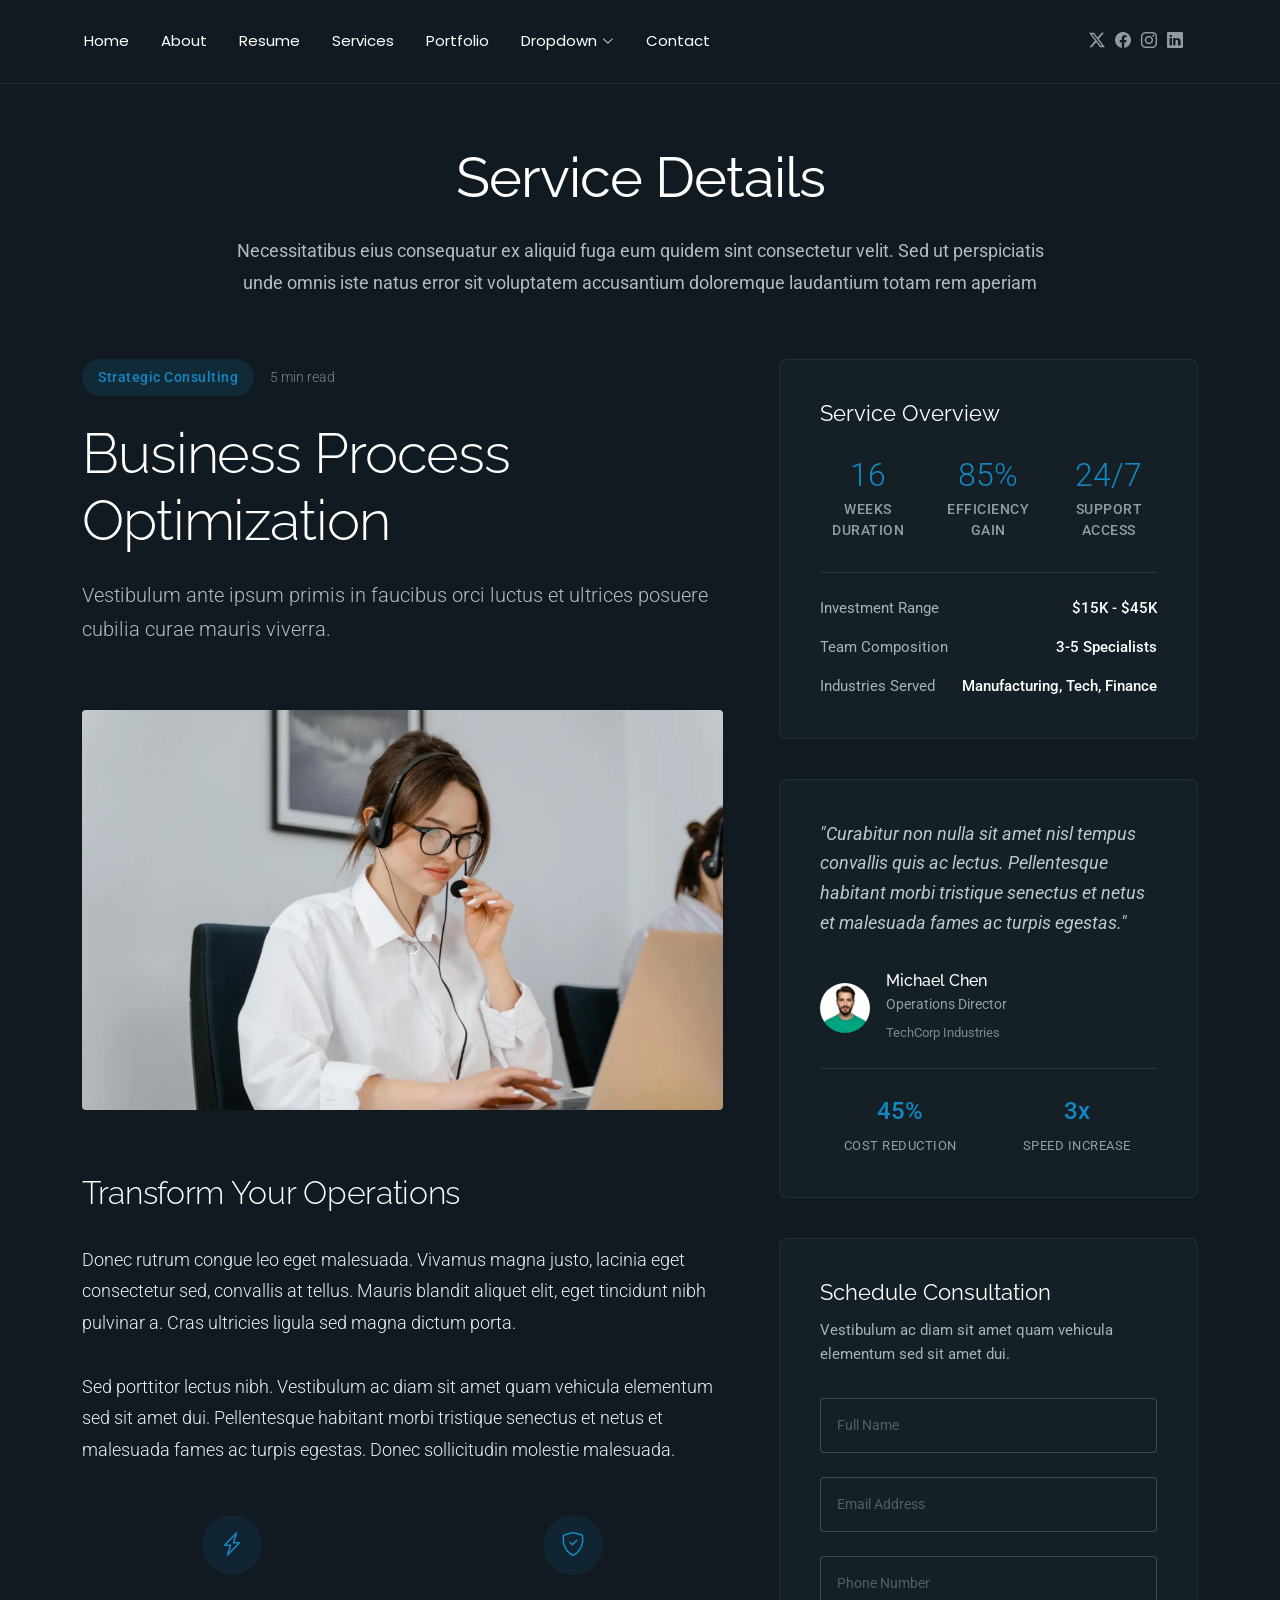
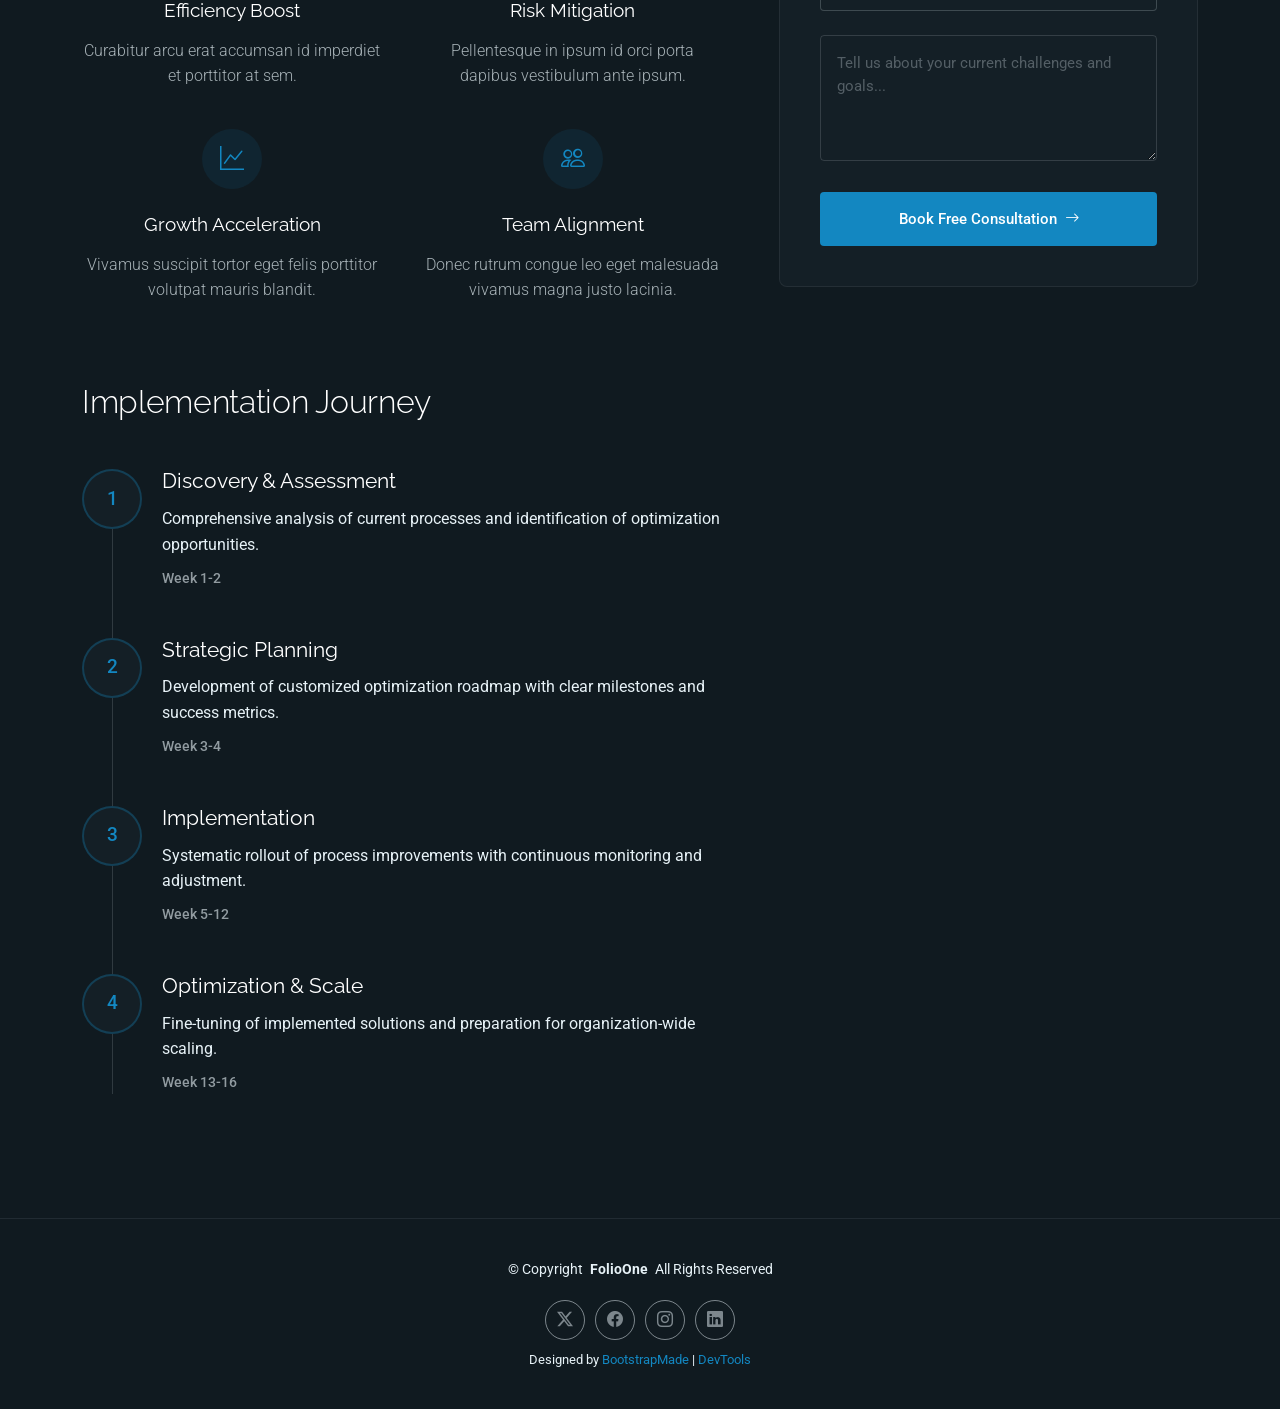
<file: service-details.html>
<!DOCTYPE html>
<html lang="en">

<head>
  <meta charset="utf-8">
  <meta content="width=device-width, initial-scale=1.0" name="viewport">
  <title>Service Details - FolioOne Bootstrap Template</title>
  <meta name="description" content="">
  <meta name="keywords" content="">

  <!-- Favicons -->
  <link href="assets/img/favicon.png" rel="icon">
  <link href="assets/img/apple-touch-icon.png" rel="apple-touch-icon">

  <!-- Fonts -->
  <link href="https://fonts.googleapis.com" rel="preconnect">
  <link href="https://fonts.gstatic.com" rel="preconnect" crossorigin>
  <link href="https://fonts.googleapis.com/css2?family=Roboto:ital,wght@0,100;0,300;0,400;0,500;0,700;0,900;1,100;1,300;1,400;1,500;1,700;1,900&family=Poppins:ital,wght@0,100;0,200;0,300;0,400;0,500;0,600;0,700;0,800;0,900;1,100;1,200;1,300;1,400;1,500;1,600;1,700;1,800;1,900&family=Raleway:ital,wght@0,100;0,200;0,300;0,400;0,500;0,600;0,700;0,800;0,900;1,100;1,200;1,300;1,400;1,500;1,600;1,700;1,800;1,900&display=swap" rel="stylesheet">

  <!-- Vendor CSS Files -->
  <link href="assets/vendor/bootstrap/css/bootstrap.min.css" rel="stylesheet">
  <link href="assets/vendor/bootstrap-icons/bootstrap-icons.css" rel="stylesheet">
  <link href="assets/vendor/aos/aos.css" rel="stylesheet">
  <link href="assets/vendor/swiper/swiper-bundle.min.css" rel="stylesheet">
  <link href="assets/vendor/glightbox/css/glightbox.min.css" rel="stylesheet">

  <!-- Main CSS File -->
  <link href="assets/css/main.css" rel="stylesheet">

  <!-- =======================================================
  * Template Name: FolioOne
  * Template URL: https://bootstrapmade.com/folioone-bootstrap-portfolio-website-template/
  * Updated: Aug 23 2025 with Bootstrap v5.3.7
  * Author: BootstrapMade.com
  * License: https://bootstrapmade.com/license/
  ======================================================== -->
</head>

<body class="service-details-page">

  <header id="header" class="header d-flex align-items-center light-background sticky-top">
    <div class="container position-relative d-flex align-items-center justify-content-between">

      <!-- <a href="index.html" class="logo d-flex align-items-center me-auto me-xl-0">
      <img src="assets/img/logo.webp" alt="">
      <h1 class="sitename">FolioOne</h1> 
    </a> -->

      <nav id="navmenu" class="navmenu">
        <ul>
          <li><a href="index.html">Home</a></li>
          <li><a href="about.html">About</a></li>
          <li><a href="resume.html">Resume</a></li>
          <li><a href="services.html">Services</a></li>
          <li><a href="portfolio.html">Portfolio</a></li>
          <li class="dropdown"><a href="#"><span>Dropdown</span> <i class="bi bi-chevron-down toggle-dropdown"></i></a>
            <ul>
              <li><a href="#">Dropdown 1</a></li>
              <li class="dropdown"><a href="#"><span>Deep Dropdown</span> <i class="bi bi-chevron-down toggle-dropdown"></i></a>
                <ul>
                  <li><a href="#">Deep Dropdown 1</a></li>
                  <li><a href="#">Deep Dropdown 2</a></li>
                  <li><a href="#">Deep Dropdown 3</a></li>
                  <li><a href="#">Deep Dropdown 4</a></li>
                  <li><a href="#">Deep Dropdown 5</a></li>
                </ul>
              </li>
              <li><a href="#">Dropdown 2</a></li>
              <li><a href="#">Dropdown 3</a></li>
              <li><a href="#">Dropdown 4</a></li>
            </ul>
          </li>
          <li><a href="contact.html">Contact</a></li>
        </ul>
        <i class="mobile-nav-toggle d-xl-none bi bi-list"></i>
      </nav>

      <div class="header-social-links">
        <a href="#" class="twitter"><i class="bi bi-twitter-x"></i></a>
        <a href="#" class="facebook"><i class="bi bi-facebook"></i></a>
        <a href="#" class="instagram"><i class="bi bi-instagram"></i></a>
        <a href="#" class="linkedin"><i class="bi bi-linkedin"></i></a>
      </div>

    </div>
  </header>

  <main class="main">

    <!-- Service Details Section -->
    <section id="service-details" class="service-details section">

      <!-- Section Title -->
      <div class="container section-title" data-aos="fade-up">
        <h2>Service Details</h2>
        <p>Necessitatibus eius consequatur ex aliquid fuga eum quidem sint consectetur velit. Sed ut perspiciatis unde omnis iste natus error sit voluptatem accusantium doloremque laudantium totam rem aperiam</p>
      </div><!-- End Section Title -->

      <div class="container" data-aos="fade-up" data-aos-delay="100">

        <div class="row">

          <!-- Main Content Area -->
          <div class="col-lg-7">

            <!-- Hero Service Introduction -->
            <div class="service-hero" data-aos="fade-up" data-aos-delay="100">
              <div class="service-meta">
                <span class="service-category">Strategic Consulting</span>
                <span class="reading-time">5 min read</span>
              </div>
              <h1>Business Process Optimization</h1>
              <p class="service-description">Vestibulum ante ipsum primis in faucibus orci luctus et ultrices posuere cubilia curae mauris viverra.</p>
            </div>

            <!-- Service Visual -->
            <div class="service-visual" data-aos="zoom-in" data-aos-delay="200">
              <img src="assets/img/services/services-7.webp" alt="Business Process Optimization" class="img-fluid">
            </div>

            <!-- Service Content -->
            <div class="service-narrative" data-aos="fade-up" data-aos-delay="300">
              <h3>Transform Your Operations</h3>
              <p>Donec rutrum congue leo eget malesuada. Vivamus magna justo, lacinia eget consectetur sed, convallis at tellus. Mauris blandit aliquet elit, eget tincidunt nibh pulvinar a. Cras ultricies ligula sed magna dictum porta.</p>

              <p>Sed porttitor lectus nibh. Vestibulum ac diam sit amet quam vehicula elementum sed sit amet dui. Pellentesque habitant morbi tristique senectus et netus et malesuada fames ac turpis egestas. Donec sollicitudin molestie malesuada.</p>

              <!-- Key Benefits Grid -->
              <div class="benefits-grid" data-aos="fade-up" data-aos-delay="400">
                <div class="benefit-card">
                  <div class="benefit-icon">
                    <i class="bi bi-lightning-charge"></i>
                  </div>
                  <h4>Efficiency Boost</h4>
                  <p>Curabitur arcu erat accumsan id imperdiet et porttitor at sem.</p>
                </div>

                <div class="benefit-card">
                  <div class="benefit-icon">
                    <i class="bi bi-shield-check"></i>
                  </div>
                  <h4>Risk Mitigation</h4>
                  <p>Pellentesque in ipsum id orci porta dapibus vestibulum ante ipsum.</p>
                </div>

                <div class="benefit-card">
                  <div class="benefit-icon">
                    <i class="bi bi-graph-up"></i>
                  </div>
                  <h4>Growth Acceleration</h4>
                  <p>Vivamus suscipit tortor eget felis porttitor volutpat mauris blandit.</p>
                </div>

                <div class="benefit-card">
                  <div class="benefit-icon">
                    <i class="bi bi-people"></i>
                  </div>
                  <h4>Team Alignment</h4>
                  <p>Donec rutrum congue leo eget malesuada vivamus magna justo lacinia.</p>
                </div>
              </div>

            </div>

            <!-- Implementation Timeline -->
            <div class="timeline-section" data-aos="fade-up" data-aos-delay="500">
              <h3>Implementation Journey</h3>
              <div class="timeline">
                <div class="timeline-item">
                  <div class="timeline-marker">
                    <span>1</span>
                  </div>
                  <div class="timeline-content">
                    <h4>Discovery &amp; Assessment</h4>
                    <p>Comprehensive analysis of current processes and identification of optimization opportunities.</p>
                    <small>Week 1-2</small>
                  </div>
                </div>

                <div class="timeline-item">
                  <div class="timeline-marker">
                    <span>2</span>
                  </div>
                  <div class="timeline-content">
                    <h4>Strategic Planning</h4>
                    <p>Development of customized optimization roadmap with clear milestones and success metrics.</p>
                    <small>Week 3-4</small>
                  </div>
                </div>

                <div class="timeline-item">
                  <div class="timeline-marker">
                    <span>3</span>
                  </div>
                  <div class="timeline-content">
                    <h4>Implementation</h4>
                    <p>Systematic rollout of process improvements with continuous monitoring and adjustment.</p>
                    <small>Week 5-12</small>
                  </div>
                </div>

                <div class="timeline-item">
                  <div class="timeline-marker">
                    <span>4</span>
                  </div>
                  <div class="timeline-content">
                    <h4>Optimization &amp; Scale</h4>
                    <p>Fine-tuning of implemented solutions and preparation for organization-wide scaling.</p>
                    <small>Week 13-16</small>
                  </div>
                </div>
              </div>
            </div>

          </div><!-- End Main Content -->

          <!-- Service Sidebar -->
          <div class="col-lg-5">
            <div class="service-sidebar" data-aos="fade-up" data-aos-delay="200">

              <!-- Service Overview Card -->
              <div class="overview-card">
                <div class="overview-header">
                  <h4>Service Overview</h4>
                </div>
                <div class="overview-stats">
                  <div class="stat-item">
                    <div class="stat-number">16</div>
                    <div class="stat-label">Weeks Duration</div>
                  </div>
                  <div class="stat-item">
                    <div class="stat-number">85%</div>
                    <div class="stat-label">Efficiency Gain</div>
                  </div>
                  <div class="stat-item">
                    <div class="stat-number">24/7</div>
                    <div class="stat-label">Support Access</div>
                  </div>
                </div>

                <div class="overview-details">
                  <div class="detail-row">
                    <span class="detail-label">Investment Range</span>
                    <span class="detail-value">$15K - $45K</span>
                  </div>
                  <div class="detail-row">
                    <span class="detail-label">Team Composition</span>
                    <span class="detail-value">3-5 Specialists</span>
                  </div>
                  <div class="detail-row">
                    <span class="detail-label">Industries Served</span>
                    <span class="detail-value">Manufacturing, Tech, Finance</span>
                  </div>
                </div>
              </div>

              <!-- Client Success Story -->
              <div class="success-story">
                <div class="story-quote">
                  <p>"Curabitur non nulla sit amet nisl tempus convallis quis ac lectus. Pellentesque habitant morbi tristique senectus et netus et malesuada fames ac turpis egestas."</p>
                </div>
                <div class="story-author">
                  <img src="assets/img/person/person-m-8.webp" alt="Michael Chen" class="author-avatar">
                  <div class="author-details">
                    <h5>Michael Chen</h5>
                    <span>Operations Director</span>
                    <small>TechCorp Industries</small>
                  </div>
                </div>
                <div class="story-metrics">
                  <div class="metric">
                    <span class="metric-value">45%</span>
                    <span class="metric-label">Cost Reduction</span>
                  </div>
                  <div class="metric">
                    <span class="metric-value">3x</span>
                    <span class="metric-label">Speed Increase</span>
                  </div>
                </div>
              </div>

              <!-- Consultation Form -->
              <div class="consultation-form">
                <div class="form-header">
                  <h4>Schedule Consultation</h4>
                  <p>Vestibulum ac diam sit amet quam vehicula elementum sed sit amet dui.</p>
                </div>

                <form action="forms/consultation.php" method="post" class="php-email-form">
                  <div class="form-group">
                    <input type="text" name="name" class="form-input" placeholder="Full Name" required="">
                  </div>

                  <div class="form-group">
                    <input type="email" name="email" class="form-input" placeholder="Email Address" required="">
                  </div>

                  <div class="form-group">
                    <input type="tel" name="phone" class="form-input" placeholder="Phone Number">
                  </div>

                  <input type="hidden" name="subject" value="Business Process Optimization Consultation">

                  <div class="form-group">
                    <textarea name="message" class="form-input" rows="4" placeholder="Tell us about your current challenges and goals..." required=""></textarea>
                  </div>

                  <div class="loading">Loading</div>
                  <div class="error-message"></div>
                  <div class="sent-message">Your consultation request has been sent. Thank you!</div>

                  <button type="submit" class="btn-consultation">
                    <span>Book Free Consultation</span>
                    <i class="bi bi-arrow-right"></i>
                  </button>
                </form>
              </div>

            </div>
          </div><!-- End Sidebar -->

        </div>

      </div>

    </section><!-- /Service Details Section -->

  </main>

  <footer id="footer" class="footer">

    <div class="container">
      <div class="copyright text-center ">
        <p>© <span>Copyright</span> <strong class="px-1 sitename">FolioOne</strong> <span>All Rights Reserved<br></span></p>
      </div>
      <div class="social-links d-flex justify-content-center">
        <a href=""><i class="bi bi-twitter-x"></i></a>
        <a href=""><i class="bi bi-facebook"></i></a>
        <a href=""><i class="bi bi-instagram"></i></a>
        <a href=""><i class="bi bi-linkedin"></i></a>
      </div>
      <div class="credits">
        <!-- All the links in the footer should remain intact. -->
        <!-- You can delete the links only if you've purchased the pro version. -->
        <!-- Licensing information: https://bootstrapmade.com/license/ -->
        <!-- Purchase the pro version with working PHP/AJAX contact form: [buy-url] -->
        Designed by <a href="https://bootstrapmade.com/">BootstrapMade</a> | <a href="https://bootstrapmade.com/tools/">DevTools</a>
      </div>
    </div>

  </footer>

  <!-- Scroll Top -->
  <a href="#" id="scroll-top" class="scroll-top d-flex align-items-center justify-content-center"><i class="bi bi-arrow-up-short"></i></a>

  <!-- Preloader -->
  <div id="preloader"></div>

  <!-- Vendor JS Files -->
  <script src="assets/vendor/bootstrap/js/bootstrap.bundle.min.js"></script>
  <script src="assets/vendor/php-email-form/validate.js"></script>
  <script src="assets/vendor/aos/aos.js"></script>
  <script src="assets/vendor/typed.js/typed.umd.js"></script>
  <script src="assets/vendor/waypoints/noframework.waypoints.js"></script>
  <script src="assets/vendor/purecounter/purecounter_vanilla.js"></script>
  <script src="assets/vendor/swiper/swiper-bundle.min.js"></script>
  <script src="assets/vendor/imagesloaded/imagesloaded.pkgd.min.js"></script>
  <script src="assets/vendor/isotope-layout/isotope.pkgd.min.js"></script>
  <script src="assets/vendor/glightbox/js/glightbox.min.js"></script>

  <!-- Main JS File -->
  <script src="assets/js/main.js"></script>

</body>

</html>
</file>
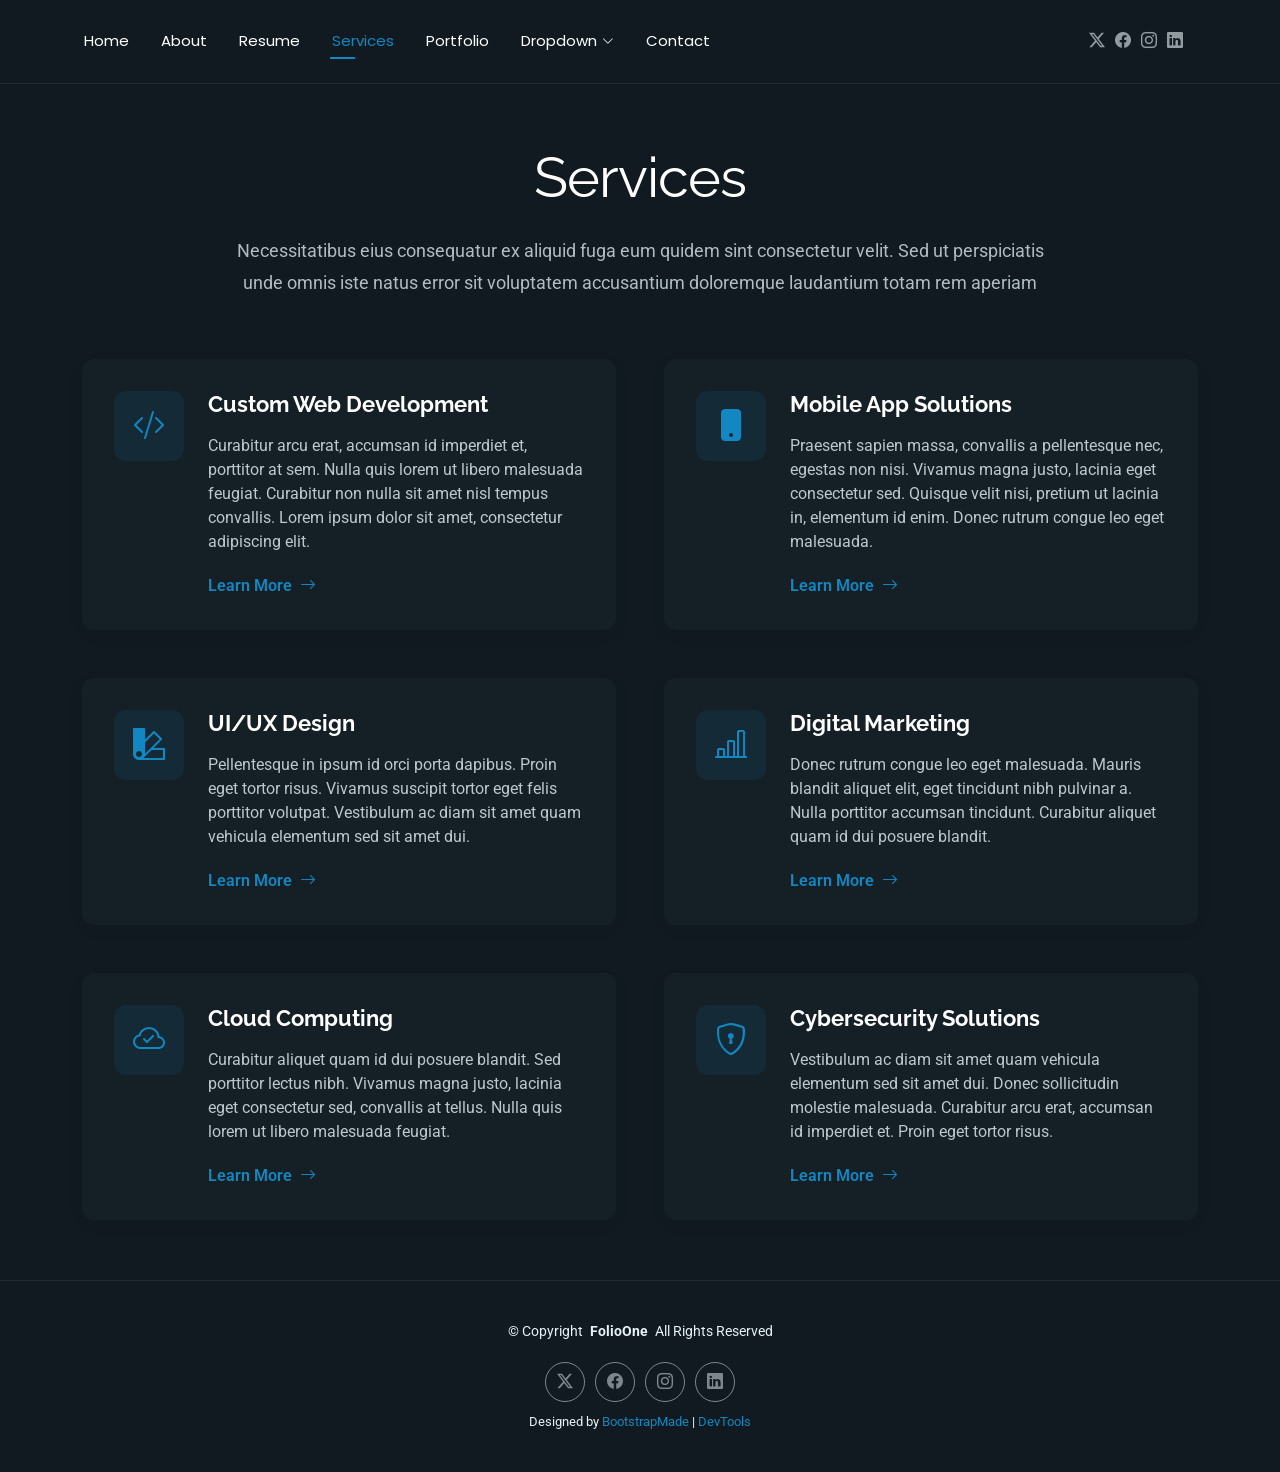
<file: services.html>
<!DOCTYPE html>
<html lang="en">

<head>
  <meta charset="utf-8">
  <meta content="width=device-width, initial-scale=1.0" name="viewport">
  <title>Services - FolioOne Bootstrap Template</title>
  <meta name="description" content="">
  <meta name="keywords" content="">

  <!-- Favicons -->
  <link href="assets/img/favicon.png" rel="icon">
  <link href="assets/img/apple-touch-icon.png" rel="apple-touch-icon">

  <!-- Fonts -->
  <link href="https://fonts.googleapis.com" rel="preconnect">
  <link href="https://fonts.gstatic.com" rel="preconnect" crossorigin>
  <link href="https://fonts.googleapis.com/css2?family=Roboto:ital,wght@0,100;0,300;0,400;0,500;0,700;0,900;1,100;1,300;1,400;1,500;1,700;1,900&family=Poppins:ital,wght@0,100;0,200;0,300;0,400;0,500;0,600;0,700;0,800;0,900;1,100;1,200;1,300;1,400;1,500;1,600;1,700;1,800;1,900&family=Raleway:ital,wght@0,100;0,200;0,300;0,400;0,500;0,600;0,700;0,800;0,900;1,100;1,200;1,300;1,400;1,500;1,600;1,700;1,800;1,900&display=swap" rel="stylesheet">

  <!-- Vendor CSS Files -->
  <link href="assets/vendor/bootstrap/css/bootstrap.min.css" rel="stylesheet">
  <link href="assets/vendor/bootstrap-icons/bootstrap-icons.css" rel="stylesheet">
  <link href="assets/vendor/aos/aos.css" rel="stylesheet">
  <link href="assets/vendor/swiper/swiper-bundle.min.css" rel="stylesheet">
  <link href="assets/vendor/glightbox/css/glightbox.min.css" rel="stylesheet">

  <!-- Main CSS File -->
  <link href="assets/css/main.css" rel="stylesheet">

  <!-- =======================================================
  * Template Name: FolioOne
  * Template URL: https://bootstrapmade.com/folioone-bootstrap-portfolio-website-template/
  * Updated: Aug 23 2025 with Bootstrap v5.3.7
  * Author: BootstrapMade.com
  * License: https://bootstrapmade.com/license/
  ======================================================== -->
</head>

<body class="services-page">

  <header id="header" class="header d-flex align-items-center light-background sticky-top">
    <div class="container position-relative d-flex align-items-center justify-content-between">

      <!-- <a href="index.html" class="logo d-flex align-items-center me-auto me-xl-0">
      <img src="assets/img/logo.webp" alt="">
      <h1 class="sitename">FolioOne</h1> 
    </a> -->

      <nav id="navmenu" class="navmenu">
        <ul>
          <li><a href="index.html">Home</a></li>
          <li><a href="about.html">About</a></li>
          <li><a href="resume.html">Resume</a></li>
          <li><a href="services.html" class="active">Services</a></li>
          <li><a href="portfolio.html">Portfolio</a></li>
          <li class="dropdown"><a href="#"><span>Dropdown</span> <i class="bi bi-chevron-down toggle-dropdown"></i></a>
            <ul>
              <li><a href="#">Dropdown 1</a></li>
              <li class="dropdown"><a href="#"><span>Deep Dropdown</span> <i class="bi bi-chevron-down toggle-dropdown"></i></a>
                <ul>
                  <li><a href="#">Deep Dropdown 1</a></li>
                  <li><a href="#">Deep Dropdown 2</a></li>
                  <li><a href="#">Deep Dropdown 3</a></li>
                  <li><a href="#">Deep Dropdown 4</a></li>
                  <li><a href="#">Deep Dropdown 5</a></li>
                </ul>
              </li>
              <li><a href="#">Dropdown 2</a></li>
              <li><a href="#">Dropdown 3</a></li>
              <li><a href="#">Dropdown 4</a></li>
            </ul>
          </li>
          <li><a href="contact.html">Contact</a></li>
        </ul>
        <i class="mobile-nav-toggle d-xl-none bi bi-list"></i>
      </nav>

      <div class="header-social-links">
        <a href="#" class="twitter"><i class="bi bi-twitter-x"></i></a>
        <a href="#" class="facebook"><i class="bi bi-facebook"></i></a>
        <a href="#" class="instagram"><i class="bi bi-instagram"></i></a>
        <a href="#" class="linkedin"><i class="bi bi-linkedin"></i></a>
      </div>

    </div>
  </header>

  <main class="main">

    <!-- Services Section -->
    <section id="services" class="services section">

      <!-- Section Title -->
      <div class="container section-title" data-aos="fade-up">
        <h2>Services</h2>
        <p>Necessitatibus eius consequatur ex aliquid fuga eum quidem sint consectetur velit. Sed ut perspiciatis unde omnis iste natus error sit voluptatem accusantium doloremque laudantium totam rem aperiam</p>
      </div><!-- End Section Title -->

      <div class="container" data-aos="fade-up" data-aos-delay="100">

        <div class="row justify-content-center g-5">

          <div class="col-md-6" data-aos="fade-right" data-aos-delay="100">
            <div class="service-item">
              <div class="service-icon">
                <i class="bi bi-code-slash"></i>
              </div>
              <div class="service-content">
                <h3>Custom Web Development</h3>
                <p>Curabitur arcu erat, accumsan id imperdiet et, porttitor at sem. Nulla quis lorem ut libero malesuada feugiat. Curabitur non nulla sit amet nisl tempus convallis. Lorem ipsum dolor sit amet, consectetur adipiscing elit.</p>
                <a href="service-details.html" class="service-link">
                  <span>Learn More</span>
                  <i class="bi bi-arrow-right"></i>
                </a>
              </div>
            </div>
          </div><!-- End Service Item -->

          <div class="col-md-6" data-aos="fade-left" data-aos-delay="100">
            <div class="service-item">
              <div class="service-icon">
                <i class="bi bi-phone-fill"></i>
              </div>
              <div class="service-content">
                <h3>Mobile App Solutions</h3>
                <p>Praesent sapien massa, convallis a pellentesque nec, egestas non nisi. Vivamus magna justo, lacinia eget consectetur sed. Quisque velit nisi, pretium ut lacinia in, elementum id enim. Donec rutrum congue leo eget malesuada.</p>
                <a href="service-details.html" class="service-link">
                  <span>Learn More</span>
                  <i class="bi bi-arrow-right"></i>
                </a>
              </div>
            </div>
          </div><!-- End Service Item -->

          <div class="col-md-6" data-aos="fade-right" data-aos-delay="200">
            <div class="service-item">
              <div class="service-icon">
                <i class="bi bi-palette2"></i>
              </div>
              <div class="service-content">
                <h3>UI/UX Design</h3>
                <p>Pellentesque in ipsum id orci porta dapibus. Proin eget tortor risus. Vivamus suscipit tortor eget felis porttitor volutpat. Vestibulum ac diam sit amet quam vehicula elementum sed sit amet dui.</p>
                <a href="service-details.html" class="service-link">
                  <span>Learn More</span>
                  <i class="bi bi-arrow-right"></i>
                </a>
              </div>
            </div>
          </div><!-- End Service Item -->

          <div class="col-md-6" data-aos="fade-left" data-aos-delay="200">
            <div class="service-item">
              <div class="service-icon">
                <i class="bi bi-bar-chart-line"></i>
              </div>
              <div class="service-content">
                <h3>Digital Marketing</h3>
                <p>Donec rutrum congue leo eget malesuada. Mauris blandit aliquet elit, eget tincidunt nibh pulvinar a. Nulla porttitor accumsan tincidunt. Curabitur aliquet quam id dui posuere blandit.</p>
                <a href="service-details.html" class="service-link">
                  <span>Learn More</span>
                  <i class="bi bi-arrow-right"></i>
                </a>
              </div>
            </div>
          </div><!-- End Service Item -->

          <div class="col-md-6" data-aos="fade-right" data-aos-delay="300">
            <div class="service-item">
              <div class="service-icon">
                <i class="bi bi-cloud-check"></i>
              </div>
              <div class="service-content">
                <h3>Cloud Computing</h3>
                <p>Curabitur aliquet quam id dui posuere blandit. Sed porttitor lectus nibh. Vivamus magna justo, lacinia eget consectetur sed, convallis at tellus. Nulla quis lorem ut libero malesuada feugiat.</p>
                <a href="service-details.html" class="service-link">
                  <span>Learn More</span>
                  <i class="bi bi-arrow-right"></i>
                </a>
              </div>
            </div>
          </div><!-- End Service Item -->

          <div class="col-md-6" data-aos="fade-left" data-aos-delay="300">
            <div class="service-item">
              <div class="service-icon">
                <i class="bi bi-shield-lock"></i>
              </div>
              <div class="service-content">
                <h3>Cybersecurity Solutions</h3>
                <p>Vestibulum ac diam sit amet quam vehicula elementum sed sit amet dui. Donec sollicitudin molestie malesuada. Curabitur arcu erat, accumsan id imperdiet et. Proin eget tortor risus.</p>
                <a href="service-details.html" class="service-link">
                  <span>Learn More</span>
                  <i class="bi bi-arrow-right"></i>
                </a>
              </div>
            </div>
          </div><!-- End Service Item -->

        </div>

      </div>

    </section><!-- /Services Section -->

  </main>

  <footer id="footer" class="footer">

    <div class="container">
      <div class="copyright text-center ">
        <p>© <span>Copyright</span> <strong class="px-1 sitename">FolioOne</strong> <span>All Rights Reserved<br></span></p>
      </div>
      <div class="social-links d-flex justify-content-center">
        <a href=""><i class="bi bi-twitter-x"></i></a>
        <a href=""><i class="bi bi-facebook"></i></a>
        <a href=""><i class="bi bi-instagram"></i></a>
        <a href=""><i class="bi bi-linkedin"></i></a>
      </div>
      <div class="credits">
        <!-- All the links in the footer should remain intact. -->
        <!-- You can delete the links only if you've purchased the pro version. -->
        <!-- Licensing information: https://bootstrapmade.com/license/ -->
        <!-- Purchase the pro version with working PHP/AJAX contact form: [buy-url] -->
        Designed by <a href="https://bootstrapmade.com/">BootstrapMade</a> | <a href="https://bootstrapmade.com/tools/">DevTools</a>
      </div>
    </div>

  </footer>

  <!-- Scroll Top -->
  <a href="#" id="scroll-top" class="scroll-top d-flex align-items-center justify-content-center"><i class="bi bi-arrow-up-short"></i></a>

  <!-- Preloader -->
  <div id="preloader"></div>

  <!-- Vendor JS Files -->
  <script src="assets/vendor/bootstrap/js/bootstrap.bundle.min.js"></script>
  <script src="assets/vendor/php-email-form/validate.js"></script>
  <script src="assets/vendor/aos/aos.js"></script>
  <script src="assets/vendor/typed.js/typed.umd.js"></script>
  <script src="assets/vendor/waypoints/noframework.waypoints.js"></script>
  <script src="assets/vendor/purecounter/purecounter_vanilla.js"></script>
  <script src="assets/vendor/swiper/swiper-bundle.min.js"></script>
  <script src="assets/vendor/imagesloaded/imagesloaded.pkgd.min.js"></script>
  <script src="assets/vendor/isotope-layout/isotope.pkgd.min.js"></script>
  <script src="assets/vendor/glightbox/js/glightbox.min.js"></script>

  <!-- Main JS File -->
  <script src="assets/js/main.js"></script>

</body>

</html>
</file>
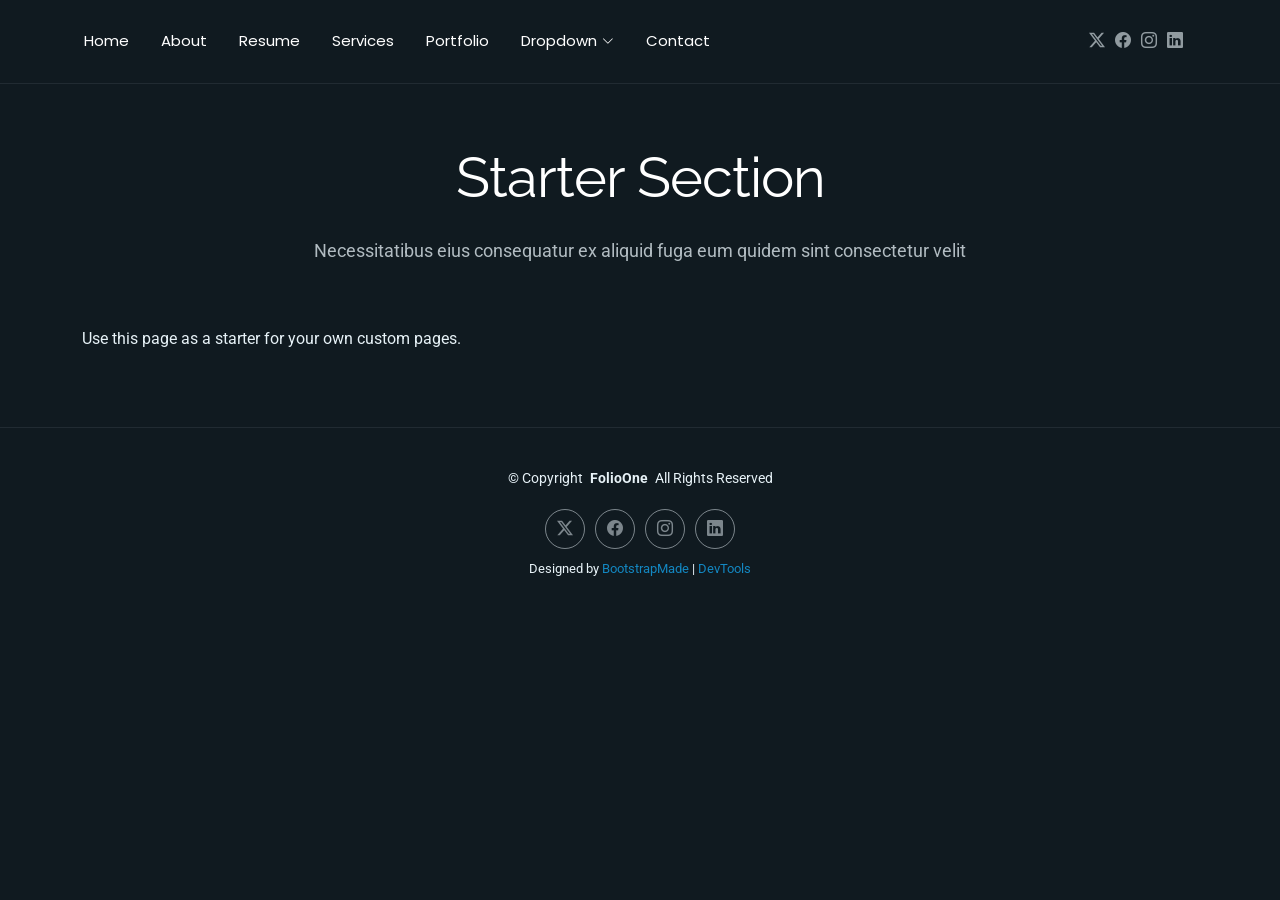
<file: starter-page.html>
<!DOCTYPE html>
<html lang="en">

<head>
  <meta charset="utf-8">
  <meta content="width=device-width, initial-scale=1.0" name="viewport">
  <title>Starter Page - FolioOne Bootstrap Template</title>
  <meta name="description" content="">
  <meta name="keywords" content="">

  <!-- Favicons -->
  <link href="assets/img/favicon.png" rel="icon">
  <link href="assets/img/apple-touch-icon.png" rel="apple-touch-icon">

  <!-- Fonts -->
  <link href="https://fonts.googleapis.com" rel="preconnect">
  <link href="https://fonts.gstatic.com" rel="preconnect" crossorigin>
  <link href="https://fonts.googleapis.com/css2?family=Roboto:ital,wght@0,100;0,300;0,400;0,500;0,700;0,900;1,100;1,300;1,400;1,500;1,700;1,900&family=Poppins:ital,wght@0,100;0,200;0,300;0,400;0,500;0,600;0,700;0,800;0,900;1,100;1,200;1,300;1,400;1,500;1,600;1,700;1,800;1,900&family=Raleway:ital,wght@0,100;0,200;0,300;0,400;0,500;0,600;0,700;0,800;0,900;1,100;1,200;1,300;1,400;1,500;1,600;1,700;1,800;1,900&display=swap" rel="stylesheet">

  <!-- Vendor CSS Files -->
  <link href="assets/vendor/bootstrap/css/bootstrap.min.css" rel="stylesheet">
  <link href="assets/vendor/bootstrap-icons/bootstrap-icons.css" rel="stylesheet">
  <link href="assets/vendor/aos/aos.css" rel="stylesheet">
  <link href="assets/vendor/swiper/swiper-bundle.min.css" rel="stylesheet">
  <link href="assets/vendor/glightbox/css/glightbox.min.css" rel="stylesheet">

  <!-- Main CSS File -->
  <link href="assets/css/main.css" rel="stylesheet">

  <!-- =======================================================
  * Template Name: FolioOne
  * Template URL: https://bootstrapmade.com/folioone-bootstrap-portfolio-website-template/
  * Updated: Aug 23 2025 with Bootstrap v5.3.7
  * Author: BootstrapMade.com
  * License: https://bootstrapmade.com/license/
  ======================================================== -->
</head>

<body class="starter-page-page">

  <header id="header" class="header d-flex align-items-center light-background sticky-top">
    <div class="container position-relative d-flex align-items-center justify-content-between">

      <!-- <a href="index.html" class="logo d-flex align-items-center me-auto me-xl-0">
      <img src="assets/img/logo.webp" alt="">
      <h1 class="sitename">FolioOne</h1> 
    </a> -->

      <nav id="navmenu" class="navmenu">
        <ul>
          <li><a href="index.html">Home</a></li>
          <li><a href="about.html">About</a></li>
          <li><a href="resume.html">Resume</a></li>
          <li><a href="services.html">Services</a></li>
          <li><a href="portfolio.html">Portfolio</a></li>
          <li class="dropdown"><a href="#"><span>Dropdown</span> <i class="bi bi-chevron-down toggle-dropdown"></i></a>
            <ul>
              <li><a href="#">Dropdown 1</a></li>
              <li class="dropdown"><a href="#"><span>Deep Dropdown</span> <i class="bi bi-chevron-down toggle-dropdown"></i></a>
                <ul>
                  <li><a href="#">Deep Dropdown 1</a></li>
                  <li><a href="#">Deep Dropdown 2</a></li>
                  <li><a href="#">Deep Dropdown 3</a></li>
                  <li><a href="#">Deep Dropdown 4</a></li>
                  <li><a href="#">Deep Dropdown 5</a></li>
                </ul>
              </li>
              <li><a href="#">Dropdown 2</a></li>
              <li><a href="#">Dropdown 3</a></li>
              <li><a href="#">Dropdown 4</a></li>
            </ul>
          </li>
          <li><a href="contact.html">Contact</a></li>
        </ul>
        <i class="mobile-nav-toggle d-xl-none bi bi-list"></i>
      </nav>

      <div class="header-social-links">
        <a href="#" class="twitter"><i class="bi bi-twitter-x"></i></a>
        <a href="#" class="facebook"><i class="bi bi-facebook"></i></a>
        <a href="#" class="instagram"><i class="bi bi-instagram"></i></a>
        <a href="#" class="linkedin"><i class="bi bi-linkedin"></i></a>
      </div>

    </div>
  </header>

  <main class="main">

    <!-- Starter Section Section -->
    <section id="starter-section" class="starter-section section">

      <!-- Section Title -->
      <div class="container section-title" data-aos="fade-up">
        <h2>Starter Section</h2>
        <p>Necessitatibus eius consequatur ex aliquid fuga eum quidem sint consectetur velit</p>
      </div><!-- End Section Title -->

      <div class="container" data-aos="fade-up">
        <p>Use this page as a starter for your own custom pages.</p>
      </div>

    </section><!-- /Starter Section Section -->

  </main>

  <footer id="footer" class="footer">

    <div class="container">
      <div class="copyright text-center ">
        <p>© <span>Copyright</span> <strong class="px-1 sitename">FolioOne</strong> <span>All Rights Reserved<br></span></p>
      </div>
      <div class="social-links d-flex justify-content-center">
        <a href=""><i class="bi bi-twitter-x"></i></a>
        <a href=""><i class="bi bi-facebook"></i></a>
        <a href=""><i class="bi bi-instagram"></i></a>
        <a href=""><i class="bi bi-linkedin"></i></a>
      </div>
      <div class="credits">
        <!-- All the links in the footer should remain intact. -->
        <!-- You can delete the links only if you've purchased the pro version. -->
        <!-- Licensing information: https://bootstrapmade.com/license/ -->
        <!-- Purchase the pro version with working PHP/AJAX contact form: [buy-url] -->
        Designed by <a href="https://bootstrapmade.com/">BootstrapMade</a> | <a href="https://bootstrapmade.com/tools/">DevTools</a>
      </div>
    </div>

  </footer>

  <!-- Scroll Top -->
  <a href="#" id="scroll-top" class="scroll-top d-flex align-items-center justify-content-center"><i class="bi bi-arrow-up-short"></i></a>

  <!-- Preloader -->
  <div id="preloader"></div>

  <!-- Vendor JS Files -->
  <script src="assets/vendor/bootstrap/js/bootstrap.bundle.min.js"></script>
  <script src="assets/vendor/php-email-form/validate.js"></script>
  <script src="assets/vendor/aos/aos.js"></script>
  <script src="assets/vendor/typed.js/typed.umd.js"></script>
  <script src="assets/vendor/waypoints/noframework.waypoints.js"></script>
  <script src="assets/vendor/purecounter/purecounter_vanilla.js"></script>
  <script src="assets/vendor/swiper/swiper-bundle.min.js"></script>
  <script src="assets/vendor/imagesloaded/imagesloaded.pkgd.min.js"></script>
  <script src="assets/vendor/isotope-layout/isotope.pkgd.min.js"></script>
  <script src="assets/vendor/glightbox/js/glightbox.min.js"></script>

  <!-- Main JS File -->
  <script src="assets/js/main.js"></script>

</body>

</html>
</file>
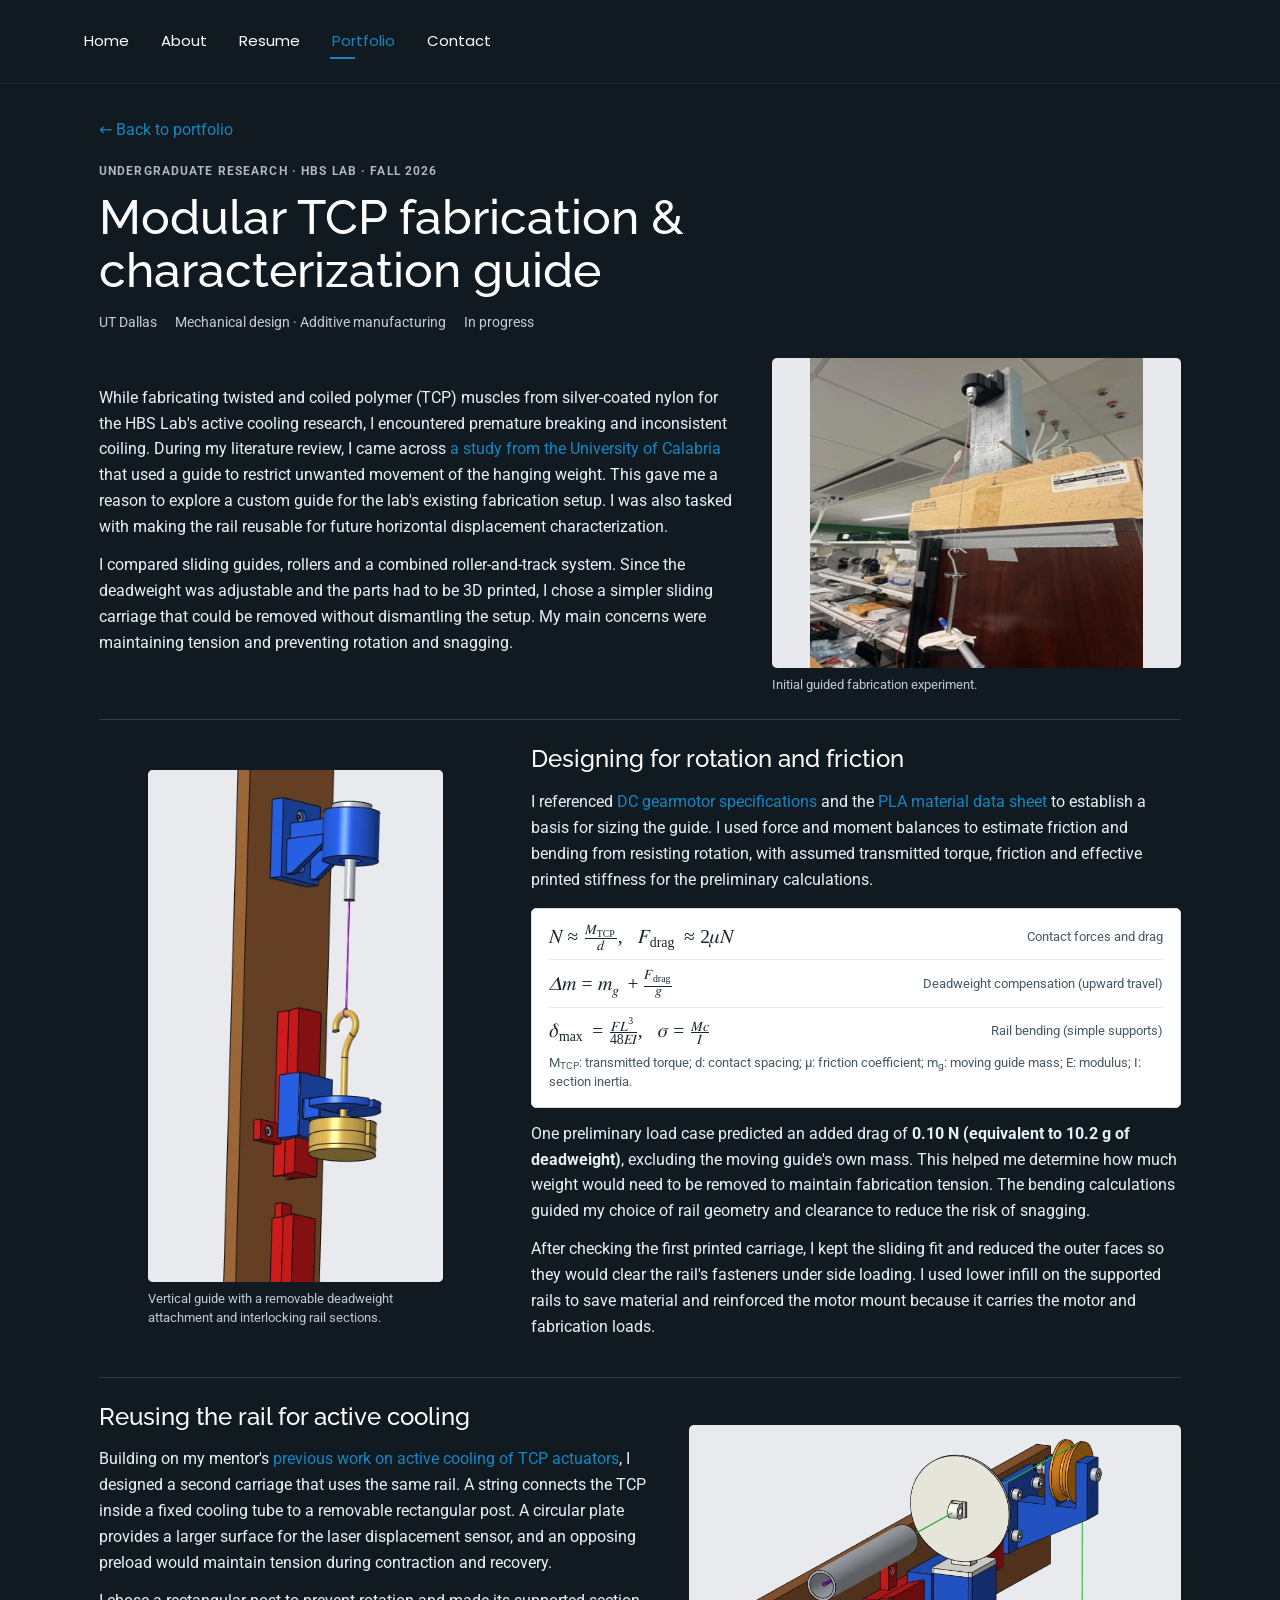
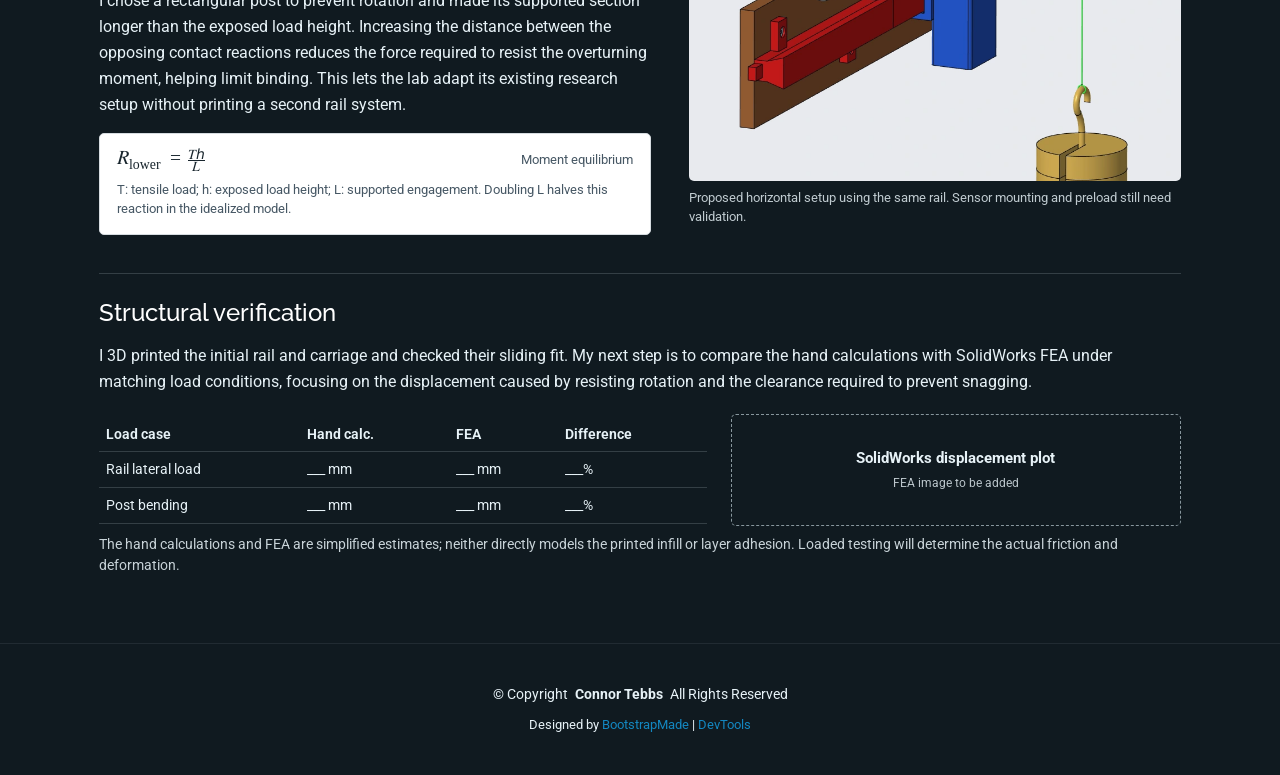
<file: tcp-guide (1).html>
<!DOCTYPE html>

<html lang="en">
<head>
<meta charset="utf-8"/>
<meta content="width=device-width, initial-scale=1.0" name="viewport"/>
<title>TCP Fabrication and Characterization | Connor Tebbs</title>
<meta content="Mechanical engineering and robotics project portfolio." name="description"/>
<meta content="" name="keywords"/>
<!-- Favicons -->
<link href="assets/img/favicon.png" rel="icon"/>
<link href="assets/img/apple-touch-icon.png" rel="apple-touch-icon"/>
<!-- Fonts -->
<link href="https://fonts.googleapis.com" rel="preconnect"/>
<link crossorigin="" href="https://fonts.gstatic.com" rel="preconnect"/>
<link href="https://fonts.googleapis.com/css2?family=Roboto:ital,wght@0,100;0,300;0,400;0,500;0,700;0,900;1,100;1,300;1,400;1,500;1,700;1,900&amp;family=Poppins:ital,wght@0,100;0,200;0,300;0,400;0,500;0,600;0,700;0,800;0,900;1,100;1,200;1,300;1,400;1,500;1,600;1,700;1,800;1,900&amp;family=Raleway:ital,wght@0,100;0,200;0,300;0,400;0,500;0,600;0,700;0,800;0,900;1,100;1,200;1,300;1,400;1,500;1,600;1,700;1,800;1,900&amp;display=swap" rel="stylesheet"/>
<!-- Vendor CSS Files -->
<link href="assets/vendor/bootstrap/css/bootstrap.min.css" rel="stylesheet"/>
<link href="assets/vendor/bootstrap-icons/bootstrap-icons.css" rel="stylesheet"/>
<link href="assets/vendor/aos/aos.css" rel="stylesheet"/>
<link href="assets/vendor/swiper/swiper-bundle.min.css" rel="stylesheet"/>
<link href="assets/vendor/glightbox/css/glightbox.min.css" rel="stylesheet"/>
<!-- Main CSS File -->
<link href="assets/css/main.css" rel="stylesheet"/>
<!-- =======================================================
  * Template Name: FolioOne
  * Template URL: https://bootstrapmade.com/folioone-bootstrap-portfolio-website-template/
  * Updated: Aug 23 2025 with Bootstrap v5.3.7
  * Author: BootstrapMade.com
  * License: https://bootstrapmade.com/license/
  ======================================================== -->
<link href="assets/css/tcp-project.css" rel="stylesheet"/>
<style>
.tcp-page .tcp-wrap{max-width:1130px;padding:34px 24px 52px;margin:0 auto;color:inherit}
.tcp-page .tcp-wrap h1{font-size:clamp(2rem,4vw,3rem);line-height:1.12;margin:10px 0 14px;max-width:850px}
.tcp-page .tcp-wrap h2{font-size:1.48rem;line-height:1.25;margin:0 0 14px}
.tcp-page .tcp-wrap p{font-size:1rem;line-height:1.62;margin:0 0 12px}
.tcp-page .tcp-wrap .tcp-kicker{font-size:.78rem;letter-spacing:.09em;margin:19px 0 7px}
.tcp-page .tcp-meta{margin:12px 0 0;font-size:.86rem;gap:8px 18px}
.tcp-page .tcp-band{display:grid;grid-template-columns:minmax(0,1fr) minmax(0,1fr);gap:clamp(20px,3vw,38px);align-items:center;padding:25px 0;border-bottom:1px solid var(--tcp-line,rgba(150,160,170,.25))}
.tcp-page .tcp-band>*{min-width:0}
.tcp-page .tcp-intro{grid-template-columns:minmax(0,1.55fr) minmax(0,1fr)}
.tcp-page .tcp-vertical{grid-template-columns:minmax(0,1fr) minmax(0,1.65fr)}
.tcp-page .tcp-horizontal{grid-template-columns:minmax(0,1.12fr) minmax(0,1fr)}
.tcp-page .tcp-wrap figure{margin:0;min-width:0}
.tcp-page .tcp-wrap figure img{display:block;width:100%;height:auto;border-radius:5px;background:#e7e9ec}
.tcp-page .tcp-wrap figure figcaption{font-size:.83rem;line-height:1.4;margin-top:8px;opacity:.82}
.tcp-page .tcp-lab img{max-height:310px;object-fit:contain}
.tcp-page .tcp-vertical-fig{max-width:295px;margin:0 auto!important}
.tcp-page .tcp-vertical-fig img{max-height:530px;object-fit:contain}
.tcp-page .tcp-mathsheet{background:#fff;color:#18252d;border:1px solid #d6dce0;border-radius:5px;padding:15px 17px;margin:15px 0 13px}
.tcp-page .tcp-mathsheet math{font-size:1.22rem;font-family:"STIX Two Math","Cambria Math","Latin Modern Math",serif;color:#18252d;max-width:100%}
.tcp-page .tcp-mathline{display:flex;justify-content:space-between;align-items:center;gap:12px;padding:9px 0;border-bottom:1px solid #e6e9eb}
.tcp-page .tcp-mathline:first-child{padding-top:0}.tcp-page .tcp-mathline:last-of-type{padding-bottom:0;border-bottom:0}
.tcp-page .tcp-mathline span{font-size:.78rem;color:#465764;text-align:right;max-width:44%;line-height:1.3}
.tcp-page .tcp-mathsheet .tcp-mathnote{font-size:.8rem;line-height:1.42;margin:10px 0 0;color:#465764}
.tcp-page .tcp-wrap .tcp-small{font-size:.86rem;line-height:1.5;opacity:.86}
.tcp-page .tcp-doclink{font-size:.92rem;font-weight:600;display:inline-block;margin-top:1px}
.tcp-page .tcp-verification{padding:25px 0 4px}
.tcp-page .tcp-fea-layout{display:grid;grid-template-columns:minmax(0,1.35fr) minmax(0,1fr);gap:24px;align-items:center}
.tcp-page .tcp-fea-placeholder{border:1px dashed #87969d;border-radius:5px;text-align:center;padding:24px 12px;font-size:.92rem;min-height:112px;display:flex;flex-direction:column;justify-content:center;gap:5px}
.tcp-page .tcp-fea-placeholder small{font-size:.78rem;opacity:.8}
.tcp-page .tcp-table{font-size:.87rem;margin:10px 0;line-height:1.35}
.tcp-page .tcp-table td,.tcp-page .tcp-table th{padding:8px 7px}
@media(max-width:740px){.tcp-page .tcp-wrap{padding:24px 17px 40px}.tcp-page .tcp-band,.tcp-page .tcp-fea-layout{grid-template-columns:1fr;gap:16px}.tcp-page .tcp-vertical-fig{max-width:245px!important}.tcp-page .tcp-lab{max-width:380px;margin:0 auto!important}.tcp-page .tcp-mathsheet math{font-size:1.12rem}.tcp-page .tcp-mathline span{font-size:.74rem}.tcp-page .tcp-band{padding:21px 0}.tcp-page .tcp-table{font-size:.8rem}}

.tcp-page .tcp-mathline span{font-size:.82rem}.tcp-page .tcp-mathsheet .tcp-mathnote{font-size:.83rem}
</style></head>
<body class="portfolio-page tcp-page">
<header class="header d-flex align-items-center light-background sticky-top" id="header">
<div class="container position-relative d-flex align-items-center justify-content-between">
<!-- <a href="index.html" class="logo d-flex align-items-center me-auto me-xl-0">
      <img src="assets/img/logo.webp" alt="">
      <h1 class="sitename">FolioOne</h1> 
    </a> -->
<nav class="navmenu" id="navmenu">
<ul>
<li><a href="index.html">Home</a></li>
<li><a href="about.html">About</a></li>
<li><a href="resume.html">Resume</a></li>
<li><a class="active" href="portfolio.html">Portfolio</a></li>
<li><a href="contact.html">Contact</a></li>
</ul>
<i class="mobile-nav-toggle d-xl-none bi bi-list"></i>
</nav>
</div>
</header>
<main class="main"><article class="tcp-wrap">
<div class="tcp-hero"><a href="portfolio.html">← Back to portfolio</a><p class="tcp-kicker">Undergraduate research · HBS Lab · Fall 2026</p><h1>Modular TCP fabrication &amp; characterization guide</h1><div class="tcp-meta"><span>UT Dallas</span><span>Mechanical design · Additive manufacturing</span><span>In progress</span></div></div>
<section aria-label="Project motivation" class="tcp-band tcp-intro">
<div><p>While fabricating twisted and coiled polymer (TCP) muscles from silver-coated nylon for the HBS Lab's active cooling research, I encountered premature breaking and inconsistent coiling. During my literature review, I came across <a href="https://doi.org/10.3390/engproc2025085001" rel="noopener" target="_blank">a study from the University of Calabria</a> that used a guide to restrict unwanted movement of the hanging weight. This gave me a reason to explore a custom guide for the lab's existing fabrication setup. I was also tasked with making the rail reusable for future horizontal displacement characterization.</p><p>I compared sliding guides, rollers and a combined roller-and-track system. Since the deadweight was adjustable and the parts had to be 3D printed, I chose a simpler sliding carriage that could be removed without dismantling the setup. My main concerns were maintaining tension and preventing rotation and snagging.</p></div>
<figure class="tcp-lab"><a class="glightbox" data-gallery="tcp" href="assets/img/portfolio/tcp/guided-fabrication.webp"><img alt="Early guided TCP fabrication experiment" src="assets/img/portfolio/tcp/guided-fabrication.webp"/></a><figcaption>Initial guided fabrication experiment.</figcaption></figure>
</section>
<section aria-label="Vertical fabrication design and calculations" class="tcp-band tcp-vertical">
<figure class="tcp-vertical-fig"><a class="glightbox" data-gallery="tcp" href="assets/img/portfolio/tcp/vertical-cad.webp"><img alt="CAD model of vertical motor mount, guide, and deadweight attachment" src="assets/img/portfolio/tcp/vertical-cad.webp"/></a><figcaption>Vertical guide with a removable deadweight attachment and interlocking rail sections.</figcaption></figure>
<div><h2>Designing for rotation and friction</h2><p>I referenced <a href="https://www.electrokit.com/upload/product/41002/41002972/ghm16.pdf" rel="noopener" target="_blank">DC gearmotor specifications</a> and the <a href="https://store.bblcdn.com/s7/default/b189de92249a4b9ebed28b8ea1f080f0/Bambu_PLA_Basic_Technical_Data_Sheet.pdf" rel="noopener" target="_blank">PLA material data sheet</a> to establish a basis for sizing the guide. I used force and moment balances to estimate friction and bending from resisting rotation, with assumed transmitted torque, friction and effective printed stiffness for the preliminary calculations.</p>
<div aria-label="Key sizing equations" class="tcp-mathsheet">
<div class="tcp-mathline"><math display="inline"><mi>N</mi><mo>≈</mo><mfrac><msub><mi>M</mi><mtext>TCP</mtext></msub><mi>d</mi></mfrac><mo>,</mo><mspace width="0.6em"></mspace><msub><mi>F</mi><mtext>drag</mtext></msub><mo>≈</mo><mn>2</mn><mi>μ</mi><mi>N</mi></math><span>Contact forces and drag</span></div>
<div class="tcp-mathline"><math display="inline"><mi>Δ</mi><mi>m</mi><mo>=</mo><msub><mi>m</mi><mi>g</mi></msub><mo>+</mo><mfrac><msub><mi>F</mi><mtext>drag</mtext></msub><mi>g</mi></mfrac></math><span>Deadweight compensation (upward travel)</span></div>
<div class="tcp-mathline"><math display="inline"><msub><mi>δ</mi><mi>max</mi></msub><mo>=</mo><mfrac><mrow><mi>F</mi><msup><mi>L</mi><mn>3</mn></msup></mrow><mrow><mn>48</mn><mi>E</mi><mi>I</mi></mrow></mfrac><mo>,</mo><mspace width="0.6em"></mspace><mi>σ</mi><mo>=</mo><mfrac><mrow><mi>M</mi><mi>c</mi></mrow><mi>I</mi></mfrac></math><span>Rail bending (simple supports)</span></div>
<p class="tcp-mathnote">M<sub>TCP</sub>: transmitted torque; d: contact spacing; μ: friction coefficient; m<sub>g</sub>: moving guide mass; E: modulus; I: section inertia.</p></div>
<p>One preliminary load case predicted an added drag of <strong>0.10 N (equivalent to 10.2 g of deadweight)</strong>, excluding the moving guide's own mass. This helped me determine how much weight would need to be removed to maintain fabrication tension. The bending calculations guided my choice of rail geometry and clearance to reduce the risk of snagging.</p><p>After checking the first printed carriage, I kept the sliding fit and reduced the outer faces so they would clear the rail's fasteners under side loading. I used lower infill on the supported rails to save material and reinforced the motor mount because it carries the motor and fabrication loads.</p></div>
</section>
<section aria-label="Horizontal characterization design" class="tcp-band tcp-horizontal">
<div><h2>Reusing the rail for active cooling</h2><p>Building on my mentor's <a href="https://doi.org/10.1115/SMASIS2023-111182" rel="noopener" target="_blank">previous work on active cooling of TCP actuators</a>, I designed a second carriage that uses the same rail. A string connects the TCP inside a fixed cooling tube to a removable rectangular post. A circular plate provides a larger surface for the laser displacement sensor, and an opposing preload would maintain tension during contraction and recovery.</p><p>I chose a rectangular post to prevent rotation and made its supported section longer than the exposed load height. Increasing the distance between the opposing contact reactions reduces the force required to resist the overturning moment, helping limit binding. This lets the lab adapt its existing research setup without printing a second rail system.</p><div class="tcp-mathsheet"><div class="tcp-mathline"><math display="inline"><msub><mi>R</mi><mtext>lower</mtext></msub><mo>=</mo><mfrac><mrow><mi>T</mi><mi>h</mi></mrow><mi>L</mi></mfrac></math><span>Moment equilibrium</span></div><p class="tcp-mathnote">T: tensile load; h: exposed load height; L: supported engagement. Doubling L halves this reaction in the idealized model.</p></div></div>
<figure><a class="glightbox" data-gallery="tcp" href="assets/img/portfolio/tcp/horizontal-cad.webp"><img alt="Proposed horizontal TCP characterization with cooling tube, string, and laser target" src="assets/img/portfolio/tcp/horizontal-cad.webp"/></a><figcaption>Proposed horizontal setup using the same rail. Sensor mounting and preload still need validation.</figcaption></figure>
</section>
<section class="tcp-verification"><h2>Structural verification</h2><p>I 3D printed the initial rail and carriage and checked their sliding fit. My next step is to compare the hand calculations with SolidWorks FEA under matching load conditions, focusing on the displacement caused by resisting rotation and the clearance required to prevent snagging.</p><div class="tcp-fea-layout"><div class="tcp-scroll"><table class="tcp-table"><thead><tr><th>Load case</th><th>Hand calc.</th><th>FEA</th><th>Difference</th></tr></thead><tbody><tr><td>Rail lateral load</td><td>___ mm</td><td>___ mm</td><td>___%</td></tr><tr><td>Post bending</td><td>___ mm</td><td>___ mm</td><td>___%</td></tr></tbody></table></div><div class="tcp-fea-placeholder"><strong>SolidWorks displacement plot</strong><small>FEA image to be added</small></div></div><p class="tcp-small">The hand calculations and FEA are simplified estimates; neither directly models the printed infill or layer adhesion. Loaded testing will determine the actual friction and deformation.</p></section>
</article></main>
<footer class="footer" id="footer">
<div class="container">
<div class="copyright text-center">
<p>© <span>Copyright</span> <strong class="px-1 sitename">Connor Tebbs</strong> <span>All Rights Reserved<br/></span></p>
</div>
<div class="credits">
<!-- All the links in the footer should remain intact. -->
<!-- You can delete the links only if you've purchased the pro version. -->
<!-- Licensing information: https://bootstrapmade.com/license/ -->
<!-- Purchase the pro version with working PHP/AJAX contact form: [buy-url] -->
        Designed by <a href="https://bootstrapmade.com/">BootstrapMade</a> | <a href="https://bootstrapmade.com/tools/">DevTools</a>
</div>
</div>
</footer>
<!-- Scroll Top -->
<a class="scroll-top d-flex align-items-center justify-content-center" href="#" id="scroll-top"><i class="bi bi-arrow-up-short"></i></a>
<!-- Preloader -->
<div id="preloader"></div>
<!-- Vendor JS Files -->
<script src="assets/vendor/bootstrap/js/bootstrap.bundle.min.js"></script>
<script src="assets/vendor/php-email-form/validate.js"></script>
<script src="assets/vendor/aos/aos.js"></script>
<script src="assets/vendor/typed.js/typed.umd.js"></script>
<script src="assets/vendor/waypoints/noframework.waypoints.js"></script>
<script src="assets/vendor/purecounter/purecounter_vanilla.js"></script>
<script src="assets/vendor/swiper/swiper-bundle.min.js"></script>
<script src="assets/vendor/imagesloaded/imagesloaded.pkgd.min.js"></script>
<script src="assets/vendor/isotope-layout/isotope.pkgd.min.js"></script>
<script src="assets/vendor/glightbox/js/glightbox.min.js"></script>
<!-- Main JS File -->
<script src="assets/js/main.js"></script>
</body>
</html>
</file>
<file: assets/css/tcp-project.css>
.tcp-page { --tcp-accent: #168c90; --tcp-line: color-mix(in srgb, currentColor 17%, transparent); }
.tcp-wrap { max-width: 1000px; margin: 0 auto; padding: 42px 22px 64px; }
.tcp-kicker { font-size: .8rem; text-transform: uppercase; letter-spacing: .12em; font-weight: 650; opacity: .75; }
.tcp-hero h1 { font-size: clamp(2rem, 4.4vw, 3.15rem); line-height: 1.13; margin: 12px 0; }
.tcp-meta { display:flex; flex-wrap:wrap; gap: 8px 24px; font-size: .92rem; margin: 18px 0 22px; opacity:.84; }
.tcp-lead { font-size: 1.13rem; line-height: 1.65; max-width: 850px; }
.tcp-section { border-top: 1px solid var(--tcp-line); padding-top: 28px; margin-top: 34px; }
.tcp-section h2 { font-size: 1.55rem; margin-bottom: 14px; }
.tcp-section h3 { font-size: 1.1rem; margin: 20px 0 8px; }
.tcp-section p, .tcp-hero p { line-height: 1.65; }
.tcp-fig { margin: 0; min-width:0; }
.tcp-fig img { width:100%; display:block; border-radius:8px; background:#eceef0; height:auto; }
.tcp-fig figcaption { font-size:.86rem; opacity:.86; line-height:1.45; padding:9px 0 0; }
.tcp-grid { display:grid; grid-template-columns:repeat(2,minmax(0,1fr)); gap:18px; margin:20px 0; align-items:start; }
.tcp-grid .tcp-fig img { height:clamp(220px, 36vw, 420px); object-fit:contain; }
.tcp-grid.tcp-setup .tcp-fig img { height:auto; }
.tcp-wide { margin:20px 0; }
.tcp-wide img { max-height:450px; object-fit:contain; }
.tcp-equation { font-family: Georgia, serif; font-size:1.13rem; line-height:1.6; border-left:3px solid var(--tcp-accent); padding:10px 15px; margin:14px 0; overflow-wrap:anywhere; }
.tcp-caption { font-size:.86rem; opacity:.85; }
.tcp-table { width:100%; border-collapse:collapse; font-size:.93rem; margin:16px 0; }
.tcp-table td,.tcp-table th { border-bottom:1px solid var(--tcp-line); padding:9px 12px; text-align:left; vertical-align:top; }
.tcp-table th { font-weight:650; }
.tcp-scroll { overflow-x:auto; }
.tcp-status { padding:14px 0; border-top:1px solid var(--tcp-line); }
.tcp-page a { text-underline-offset:3px; }
.tcp-ref { font-size:.88rem; line-height:1.6; overflow-wrap:anywhere; }
@media(max-width:650px){.tcp-grid{grid-template-columns:1fr}.tcp-wrap{padding:28px 16px 42px}.tcp-table td,.tcp-table th{padding:8px 6px}}
</file>
<file: assets/css/main.css>
/**
* Template Name: FolioOne
* Template URL: https://bootstrapmade.com/folioone-bootstrap-portfolio-website-template/
* Updated: Aug 23 2025 with Bootstrap v5.3.7
* Author: BootstrapMade.com
* License: https://bootstrapmade.com/license/
*/

/*--------------------------------------------------------------
# Font & Color Variables
# Help: https://bootstrapmade.com/color-system/
--------------------------------------------------------------*/
/* Fonts */
:root {
  --default-font: "Roboto",  system-ui, -apple-system, "Segoe UI", Roboto, "Helvetica Neue", Arial, "Noto Sans", "Liberation Sans", sans-serif, "Apple Color Emoji", "Segoe UI Emoji", "Segoe UI Symbol", "Noto Color Emoji";
  --heading-font: "Raleway",  sans-serif;
  --nav-font: "Poppins",  sans-serif;
}

/* Global Colors - The following color variables are used throughout the website. Updating them here will change the color scheme of the entire website */
:root { 
  --background-color: #101a20; /* Background color for the entire website, including individual sections */
  --default-color: #e7f2f7; /* Default color used for the majority of the text content across the entire website */
  --heading-color: #ffffff; /* Color for headings, subheadings and title throughout the website */
  --accent-color: #1387c1; /* Accent color that represents your brand on the website. It's used for buttons, links, and other elements that need to stand out */
  --surface-color: #141f26; /* The surface color is used as a background of boxed elements within sections, such as cards, icon boxes, or other elements that require a visual separation from the global background. */
  --contrast-color: #ffffff; /* Contrast color for text, ensuring readability against backgrounds of accent, heading, or default colors. */
}

/* Nav Menu Colors - The following color variables are used specifically for the navigation menu. They are separate from the global colors to allow for more customization options */
:root {
  --nav-color: #ffffff;  /* The default color of the main navmenu links */
  --nav-hover-color: #1387c1; /* Applied to main navmenu links when they are hovered over or active */
  --nav-mobile-background-color: #213642; /* Used as the background color for mobile navigation menu */
  --nav-dropdown-background-color: #051117; /* Used as the background color for dropdown items that appear when hovering over primary navigation items */
  --nav-dropdown-color: #e7f2f7; /* Used for navigation links of the dropdown items in the navigation menu. */
  --nav-dropdown-hover-color: #1387c1; /* Similar to --nav-hover-color, this color is applied to dropdown navigation links when they are hovered over. */
}

/* Color Presets - These classes override global colors when applied to any section or element, providing reuse of the sam color scheme. */

.light-background {
  --background-color: #142027;
  --surface-color: #325264;
}

.dark-background {
  --background-color: #0b1419;
  --default-color: #ffffff;
  --heading-color: #ffffff;
  --surface-color: #252525;
  --contrast-color: #ffffff;
}

/* Smooth scroll */
:root {
  scroll-behavior: smooth;
}

/*--------------------------------------------------------------
# General Styling & Shared Classes
--------------------------------------------------------------*/
body {
  color: var(--default-color);
  background-color: var(--background-color);
  font-family: var(--default-font);
}

a {
  color: var(--accent-color);
  text-decoration: none;
  transition: 0.3s;
}

a:hover {
  color: color-mix(in srgb, var(--accent-color), transparent 25%);
  text-decoration: none;
}

h1,
h2,
h3,
h4,
h5,
h6 {
  color: var(--heading-color);
  font-family: var(--heading-font);
}

/* PHP Email Form Messages
------------------------------*/
.php-email-form .error-message {
  display: none;
  background: #df1529;
  color: #ffffff;
  text-align: left;
  padding: 15px;
  margin-bottom: 24px;
  font-weight: 600;
}

.php-email-form .sent-message {
  display: none;
  color: #ffffff;
  background: #059652;
  text-align: center;
  padding: 15px;
  margin-bottom: 24px;
  font-weight: 600;
}

.php-email-form .loading {
  display: none;
  background: var(--surface-color);
  text-align: center;
  padding: 15px;
  margin-bottom: 24px;
}

.php-email-form .loading:before {
  content: "";
  display: inline-block;
  border-radius: 50%;
  width: 24px;
  height: 24px;
  margin: 0 10px -6px 0;
  border: 3px solid var(--accent-color);
  border-top-color: var(--surface-color);
  animation: php-email-form-loading 1s linear infinite;
}

@keyframes php-email-form-loading {
  0% {
    transform: rotate(0deg);
  }

  100% {
    transform: rotate(360deg);
  }
}

/*--------------------------------------------------------------
# Global Header
--------------------------------------------------------------*/
.header {
  --background-color: rgba(255, 255, 255, 0);
  color: var(--default-color);
  background-color: var(--background-color);
  padding: 15px 0;
  transition: all 0.5s;
  z-index: 997;
  border-bottom: 1px solid color-mix(in srgb, var(--default-color), transparent 92%);
}

.header .logo {
  line-height: 1;
}

.header .logo img {
  max-height: 36px;
  margin-right: 8px;
}

.header .logo h1 {
  font-size: 32px;
  margin: 0;
  font-weight: 400;
  color: var(--heading-color);
}

.header .header-social-links {
  padding-right: 15px;
}

.header .header-social-links a {
  color: color-mix(in srgb, var(--default-color), transparent 40%);
  padding-left: 6px;
  display: inline-block;
  transition: 0.3s;
  font-size: 16px;
}

.header .header-social-links a:hover {
  color: var(--default-color);
}

.header .header-social-links a i {
  line-height: 0px;
}

@media (max-width: 1200px) {
  .header .logo {
    order: 1;
  }

  .header .header-social-links {
    order: 2;
  }

  .header .navmenu {
    order: 3;
  }
}

/* Global Header on Scroll
------------------------------*/
.scrolled .header {
  --background-color: rgba(16, 26, 32, 0.9);
}

/*--------------------------------------------------------------
# Navigation Menu
--------------------------------------------------------------*/
/* Desktop Navigation */
@media (min-width: 1200px) {
  .navmenu {
    padding: 0;
  }

  .navmenu ul {
    margin: 0;
    padding: 0;
    display: flex;
    list-style: none;
    align-items: center;
  }

  .navmenu li {
    position: relative;
  }

  .navmenu>ul>li {
    white-space: nowrap;
    padding: 15px 28px 15px 0;
  }

  .navmenu>ul>li:last-child {
    padding-right: 0;
  }

  .navmenu a,
  .navmenu a:focus {
    color: var(--nav-color);
    font-size: 15px;
    padding: 0 2px;
    font-family: var(--nav-font);
    font-weight: 400;
    display: flex;
    align-items: center;
    justify-content: space-between;
    white-space: nowrap;
    transition: 0.3s;
    position: relative;
  }

  .navmenu a i,
  .navmenu a:focus i {
    font-size: 12px;
    line-height: 0;
    margin-left: 5px;
    transition: 0.3s;
  }

  .navmenu>ul>li>a:before {
    content: "";
    position: absolute;
    height: 2px;
    bottom: -6px;
    left: 0;
    background-color: var(--nav-hover-color);
    visibility: hidden;
    width: 0px;
    transition: all 0.3s ease-in-out 0s;
  }

  .navmenu a:hover:before,
  .navmenu li:hover>a:before,
  .navmenu .active:before {
    visibility: visible;
    width: 25px;
  }

  .navmenu li:hover>a,
  .navmenu .active,
  .navmenu .active:focus {
    color: var(--nav-hover-color);
  }

  .navmenu .dropdown ul {
    margin: 0;
    padding: 10px 0;
    background: var(--nav-dropdown-background-color);
    display: block;
    position: absolute;
    visibility: hidden;
    left: -5px;
    top: 130%;
    opacity: 0;
    transition: 0.3s;
    border-radius: 4px;
    z-index: 99;
    box-shadow: 0px 0px 30px rgba(0, 0, 0, 0.1);
  }

  .navmenu .dropdown ul li {
    min-width: 200px;
  }

  .navmenu .dropdown ul a {
    padding: 10px 20px;
    font-size: 15px;
    text-transform: none;
    color: var(--nav-dropdown-color);
  }

  .navmenu .dropdown ul a i {
    font-size: 12px;
  }

  .navmenu .dropdown ul a:hover,
  .navmenu .dropdown ul .active:hover,
  .navmenu .dropdown ul li:hover>a {
    color: var(--nav-dropdown-hover-color);
  }

  .navmenu .dropdown:hover>ul {
    opacity: 1;
    top: 100%;
    visibility: visible;
  }

  .navmenu .dropdown .dropdown ul {
    top: 0;
    left: -90%;
    visibility: hidden;
  }

  .navmenu .dropdown .dropdown:hover>ul {
    opacity: 1;
    top: 0;
    left: -100%;
    visibility: visible;
  }
}

/* Mobile Navigation */
@media (max-width: 1199px) {
  .mobile-nav-toggle {
    color: var(--nav-color);
    font-size: 28px;
    line-height: 0;
    margin-right: 10px;
    cursor: pointer;
    transition: color 0.3s;
  }

  .navmenu {
    padding: 0;
    z-index: 9997;
  }

  .navmenu ul {
    display: none;
    list-style: none;
    position: absolute;
    inset: 60px 20px 20px 20px;
    padding: 10px 0;
    margin: 0;
    border-radius: 6px;
    background-color: var(--nav-mobile-background-color);
    border: 1px solid color-mix(in srgb, var(--default-color), transparent 90%);
    box-shadow: none;
    overflow-y: auto;
    transition: 0.3s;
    z-index: 9998;
  }

  .navmenu a,
  .navmenu a:focus {
    color: var(--nav-dropdown-color);
    padding: 10px 20px;
    font-family: var(--nav-font);
    font-size: 17px;
    font-weight: 500;
    display: flex;
    align-items: center;
    justify-content: space-between;
    white-space: nowrap;
    transition: 0.3s;
  }

  .navmenu a i,
  .navmenu a:focus i {
    font-size: 12px;
    line-height: 0;
    margin-left: 5px;
    width: 30px;
    height: 30px;
    display: flex;
    align-items: center;
    justify-content: center;
    border-radius: 50%;
    transition: 0.3s;
    background-color: color-mix(in srgb, var(--accent-color), transparent 90%);
  }

  .navmenu a i:hover,
  .navmenu a:focus i:hover {
    background-color: var(--accent-color);
    color: var(--contrast-color);
  }

  .navmenu a:hover,
  .navmenu .active,
  .navmenu .active:focus {
    color: var(--nav-dropdown-hover-color);
  }

  .navmenu .active i,
  .navmenu .active:focus i {
    background-color: var(--accent-color);
    color: var(--contrast-color);
    transform: rotate(180deg);
  }

  .navmenu .dropdown ul {
    position: static;
    display: none;
    z-index: 99;
    padding: 10px 0;
    margin: 10px 20px;
    background-color: var(--nav-dropdown-background-color);
    transition: all 0.5s ease-in-out;
  }

  .navmenu .dropdown ul ul {
    background-color: rgba(33, 37, 41, 0.1);
  }

  .navmenu .dropdown>.dropdown-active {
    display: block;
    background-color: rgba(33, 37, 41, 0.03);
  }

  .mobile-nav-active {
    overflow: hidden;
  }

  .mobile-nav-active .mobile-nav-toggle {
    color: #fff;
    position: absolute;
    font-size: 32px;
    top: 15px;
    right: 15px;
    margin-right: 0;
    z-index: 9999;
  }

  .mobile-nav-active .navmenu {
    position: fixed;
    overflow: hidden;
    inset: 0;
    background: rgba(33, 37, 41, 0.8);
    transition: 0.3s;
  }

  .mobile-nav-active .navmenu>ul {
    display: block;
  }
}

/*--------------------------------------------------------------
# Global Footer
--------------------------------------------------------------*/
.footer {
  color: var(--default-color);
  background-color: var(--background-color);
  font-size: 14px;
  padding: 40px 0;
  position: relative;
  border-top: 1px solid color-mix(in srgb, var(--default-color), transparent 92%);
}

.footer .copyright p {
  margin-bottom: 0;
}

.footer .social-links {
  margin-top: 20px;
}

.footer .social-links a {
  display: flex;
  align-items: center;
  justify-content: center;
  width: 40px;
  height: 40px;
  border-radius: 50%;
  border: 1px solid color-mix(in srgb, var(--default-color), transparent 50%);
  font-size: 16px;
  color: color-mix(in srgb, var(--default-color), transparent 50%);
  margin: 0 5px;
  transition: 0.3s;
}

.footer .social-links a:hover {
  color: var(--accent-color);
  border-color: var(--accent-color);
}

.footer .credits {
  margin-top: 10px;
  font-size: 13px;
  text-align: center;
}

/*--------------------------------------------------------------
# Preloader
--------------------------------------------------------------*/
#preloader {
  position: fixed;
  inset: 0;
  z-index: 9999;
  overflow: hidden;
  background-color: var(--background-color);
  transition: all 0.6s ease-out;
  width: 100%;
  height: 100vh;
}

#preloader:before,
#preloader:after {
  content: "";
  position: absolute;
  border: 4px solid var(--accent-color);
  border-radius: 50%;
  animation: animate-preloader 2s cubic-bezier(0, 0.2, 0.8, 1) infinite;
}

#preloader:after {
  animation-delay: -0.5s;
}

@keyframes animate-preloader {
  0% {
    width: 10px;
    height: 10px;
    top: calc(50% - 5px);
    left: calc(50% - 5px);
    opacity: 1;
  }

  100% {
    width: 72px;
    height: 72px;
    top: calc(50% - 36px);
    left: calc(50% - 36px);
    opacity: 0;
  }
}

/*--------------------------------------------------------------
# Scroll Top Button
--------------------------------------------------------------*/
.scroll-top {
  position: fixed;
  visibility: hidden;
  opacity: 0;
  right: 15px;
  bottom: -15px;
  z-index: 99999;
  background-color: var(--accent-color);
  width: 44px;
  height: 44px;
  border-radius: 50px;
  transition: all 0.4s;
}

.scroll-top i {
  font-size: 24px;
  color: var(--contrast-color);
  line-height: 0;
}

.scroll-top:hover {
  background-color: color-mix(in srgb, var(--accent-color), transparent 20%);
  color: var(--contrast-color);
}

.scroll-top.active {
  visibility: visible;
  opacity: 1;
  bottom: 15px;
}

/*--------------------------------------------------------------
# Disable aos animation delay on mobile devices
--------------------------------------------------------------*/
@media screen and (max-width: 768px) {
  [data-aos-delay] {
    transition-delay: 0 !important;
  }
}

/*--------------------------------------------------------------
# Global Page Titles & Breadcrumbs
--------------------------------------------------------------*/
.page-title {
  color: var(--default-color);
  background-color: var(--background-color);
  position: relative;
}

.page-title .heading {
  padding: 80px 0;
  border-top: 1px solid color-mix(in srgb, var(--default-color), transparent 90%);
}

.page-title .heading h1 {
  font-size: 38px;
  font-weight: 700;
}

.page-title nav {
  background-color: color-mix(in srgb, var(--default-color), transparent 96%);
  padding: 20px 0;
}

.page-title nav ol {
  display: flex;
  flex-wrap: wrap;
  list-style: none;
  padding: 0;
  margin: 0;
  font-size: 16px;
  font-weight: 400;
}

.page-title nav ol li+li {
  padding-left: 10px;
}

.page-title nav ol li+li::before {
  content: "/";
  display: inline-block;
  padding-right: 10px;
  color: color-mix(in srgb, var(--default-color), transparent 70%);
}

/*--------------------------------------------------------------
# Global Sections
--------------------------------------------------------------*/
section,
.section {
  color: var(--default-color);
  background-color: var(--background-color);
  padding: 60px 0;
  scroll-margin-top: 100px;
  overflow: clip;
}

@media (max-width: 1199px) {

  section,
  .section {
    scroll-margin-top: 66px;
  }
}

/*--------------------------------------------------------------
# Global Section Titles
--------------------------------------------------------------*/
.section-title {
  text-align: center;
  padding-bottom: 60px;
  position: relative;
}

.section-title h2 {
  font-size: 3.5rem;
  font-weight: 400;
  line-height: 1.2;
  color: var(--heading-color);
  margin-bottom: 1.5rem;
  letter-spacing: -1px;
}

@media (max-width: 768px) {
  .section-title h2 {
    font-size: 2.5rem;
  }
}

.section-title p {
  font-size: 1.125rem;
  line-height: 1.8;
  color: color-mix(in srgb, var(--default-color), transparent 25%);
  max-width: 900px;
  margin: 0 auto;
  text-wrap: balance;
}

/*--------------------------------------------------------------
# Hero Section
--------------------------------------------------------------*/
.hero {
  padding: 80px 0;
  min-height: 100vh;
  display: flex;
  align-items: center;
}

.hero .hero-content h1 {
  font-size: 3.5rem;
  font-weight: 700;
  margin-bottom: 1rem;
  line-height: 1.2;
}

.hero .hero-content h1 .highlight {
  color: var(--accent-color);
  position: relative;
}

.hero .hero-content h1 .highlight::after {
  content: "";
  position: absolute;
  bottom: 0;
  left: 0;
  width: 100%;
  height: 3px;
  background: linear-gradient(90deg, var(--accent-color), color-mix(in srgb, var(--accent-color), transparent 50%));
  border-radius: 2px;
}

@media (max-width: 768px) {
  .hero .hero-content h1 {
    font-size: 2.5rem;
  }
}

.hero .hero-content h2 {
  font-size: 1.5rem;
  font-weight: 400;
  margin-bottom: 2rem;
  color: color-mix(in srgb, var(--default-color), transparent 20%);
}

.hero .hero-content h2 .typed {
  color: var(--accent-color);
  font-weight: 600;
}

@media (max-width: 768px) {
  .hero .hero-content h2 {
    font-size: 1.25rem;
  }
}

.hero .hero-content p {
  font-size: 1.1rem;
  line-height: 1.6;
  margin-bottom: 2.5rem;
  color: color-mix(in srgb, var(--default-color), transparent 30%);
}

.hero .hero-actions {
  display: flex;
  gap: 1rem;
  margin-bottom: 3rem;
}

.hero .hero-actions .btn {
  padding: 12px 30px;
  border-radius: 50px;
  font-weight: 600;
  text-decoration: none;
  transition: all 0.3s ease;
  border: 2px solid;
}

.hero .hero-actions .btn.btn-primary {
  background: var(--accent-color);
  color: var(--contrast-color);
  border-color: var(--accent-color);
}

.hero .hero-actions .btn.btn-primary:hover {
  background: color-mix(in srgb, var(--accent-color), black 15%);
  border-color: color-mix(in srgb, var(--accent-color), black 15%);
  transform: translateY(-2px);
}

.hero .hero-actions .btn.btn-outline {
  background: transparent;
  color: var(--accent-color);
  border-color: var(--accent-color);
}

.hero .hero-actions .btn.btn-outline:hover {
  transform: translateY(-2px);
}

@media (max-width: 576px) {
  .hero .hero-actions {
    flex-direction: column;
  }

  .hero .hero-actions .btn {
    text-align: center;
  }
}

.hero .social-links {
  display: flex;
  gap: 1rem;
}

.hero .social-links a {
  width: 45px;
  height: 45px;
  background: var(--surface-color);
  border-radius: 50%;
  display: flex;
  align-items: center;
  justify-content: center;
  color: var(--default-color);
  font-size: 1.2rem;
  transition: all 0.3s ease;
}

.hero .social-links a:hover {
  background: var(--accent-color);
  color: var(--contrast-color);
  transform: translateY(-3px);
  box-shadow: 0 8px 25px color-mix(in srgb, var(--accent-color), transparent 70%);
}

.hero .hero-image {
  position: relative;
}

.hero .hero-image .image-wrapper {
  position: relative;
  max-width: 450px;
  margin: 0 auto;
}

.hero .hero-image .image-wrapper img {
  border-radius: 20px;
  box-shadow: 0 5px 15px color-mix(in srgb, var(--default-color), transparent 95%);
  transition: transform 0.3s ease;
}

.hero .hero-image .image-wrapper img:hover {
  transform: scale(1.02);
}

.hero .hero-image .floating-elements {
  position: absolute;
  top: 0;
  left: 0;
  right: 0;
  bottom: 0;
  pointer-events: none;
}

.hero .hero-image .floating-elements .floating-card {
  position: absolute;
  background: var(--surface-color);
  padding: 15px 20px;
  border-radius: 15px;
  box-shadow: 0 10px 30px color-mix(in srgb, var(--default-color), transparent 90%);
  display: flex;
  align-items: center;
  gap: 10px;
  font-weight: 600;
  animation: float 3s ease-in-out infinite;
}

.hero .hero-image .floating-elements .floating-card i {
  font-size: 1.5rem;
  color: var(--accent-color);
}

.hero .hero-image .floating-elements .floating-card.design {
  top: 10%;
  right: -10%;
  animation-delay: 0s;
}

.hero .hero-image .floating-elements .floating-card.code {
  bottom: 30%;
  left: -15%;
  animation-delay: 1s;
}

.hero .hero-image .floating-elements .floating-card.creativity {
  top: 60%;
  right: -5%;
  animation-delay: 2s;
}

@media (max-width: 992px) {
  .hero .hero-image .floating-elements .floating-card {
    display: none;
  }
}

@keyframes float {

  0%,
  100% {
    transform: translateY(0px);
  }

  50% {
    transform: translateY(-10px);
  }
}

@media (max-width: 992px) {
  .hero .hero-content {
    text-align: center;
    margin-bottom: 3rem;
  }
}

/*--------------------------------------------------------------
# About Section
--------------------------------------------------------------*/
.about .intro-content .eyebrow {
  display: inline-block;
  letter-spacing: 0.12em;
  text-transform: uppercase;
  font-size: 12px;
  color: color-mix(in srgb, var(--default-color), transparent 40%);
  margin-bottom: 16px;
}

.about .intro-content .headline {
  font-family: var(--heading-font);
  font-weight: 300;
  line-height: 1.2;
  font-size: clamp(28px, 4vw, 44px);
  margin: 0 0 24px 0;
}

.about .intro-content .lead {
  font-size: 18px;
  line-height: 1.8;
  color: color-mix(in srgb, var(--default-color), transparent 10%);
  margin-bottom: 24px;
}

.about .intro-content p {
  line-height: 1.8;
  margin-bottom: 24px;
  color: color-mix(in srgb, var(--default-color), transparent 5%);
}

.about .intro-content .cta-group {
  display: flex;
  gap: 24px;
  align-items: center;
  margin-top: 24px;
}

.about .intro-content .cta-group .btn-ghost {
  display: inline-flex;
  align-items: center;
  gap: 8px;
  padding: 12px 18px;
  border-radius: 6px;
  color: var(--accent-color);
  background: color-mix(in srgb, var(--accent-color), transparent 92%);
  border: 1px solid color-mix(in srgb, var(--accent-color), transparent 70%);
  transition: 0.3s ease-in-out;
}

.about .intro-content .cta-group .btn-ghost:hover,
.about .intro-content .cta-group .btn-ghost:focus {
  color: var(--contrast-color);
  background: var(--accent-color);
  border-color: var(--accent-color);
  outline: none;
  box-shadow: 0 0 0 3px color-mix(in srgb, var(--accent-color), transparent 70%);
}

.about .intro-content .cta-group .link-underline {
  display: inline-flex;
  align-items: center;
  gap: 8px;
  position: relative;
  color: var(--accent-color);
  padding-bottom: 4px;
  transition: 0.3s ease-in-out;
}

.about .intro-content .cta-group .link-underline::after {
  content: "";
  position: absolute;
  left: 0;
  right: 0;
  bottom: 0;
  height: 1px;
  background: color-mix(in srgb, var(--accent-color), transparent 40%);
  transform: scaleX(0.4);
  transform-origin: left;
  transition: 0.3s ease-in-out;
}

.about .intro-content .cta-group .link-underline:hover,
.about .intro-content .cta-group .link-underline:focus {
  color: color-mix(in srgb, var(--accent-color), transparent 10%);
  outline: none;
}

.about .intro-content .cta-group .link-underline:hover::after,
.about .intro-content .cta-group .link-underline:focus::after {
  transform: scaleX(1);
}

.about .profile-figure {
  margin: 0;
}

.about .profile-figure .profile-photo {
  width: 88%;
  max-width: 440px;
  border-radius: 18px;
  box-shadow: 0 10px 30px color-mix(in srgb, var(--default-color), transparent 92%);
  transform: translateY(0);
  transition: transform 0.3s ease-in-out;
}

.about .profile-figure .profile-caption {
  margin-top: 24px;
  display: flex;
  align-items: center;
  justify-content: center;
}

.about .profile-figure .profile-caption .meta {
  font-size: 14px;
  color: color-mix(in srgb, var(--default-color), transparent 20%);
}

.about .profile-figure .profile-caption .meta .funfact {
  font-size: 13px;
  margin-top: 4px;
  color: color-mix(in srgb, var(--default-color), transparent 35%);
}

.about .profile-figure:hover .profile-photo {
  transform: translateY(-4px);
}

.about .skill-item {
  padding: 24px;
  border-radius: 6px;
  transition: 0.3s ease-in-out;
  background: color-mix(in srgb, var(--surface-color), var(--accent-color) 2%);
  border: 1px solid color-mix(in srgb, var(--default-color), transparent 88%);
  height: 100%;
}

.about .skill-item i {
  font-size: 24px;
  color: var(--accent-color);
  margin-bottom: 16px;
  display: inline-block;
}

.about .skill-item h3 {
  font-size: 16px;
  margin-bottom: 6px;
  font-weight: 500;
}

.about .skill-item p {
  margin: 0;
  font-size: 14px;
  color: color-mix(in srgb, var(--default-color), transparent 25%);
}

.about .skill-item:hover {
  transform: translateY(-3px);
  border-color: color-mix(in srgb, var(--accent-color), transparent 60%);
  box-shadow: 0 10px 30px color-mix(in srgb, var(--default-color), transparent 92%);
}

.about .timeline-item {
  position: relative;
  padding-left: 26px;
}

.about .timeline-item time {
  display: inline-block;
  font-size: 12px;
  letter-spacing: 0.08em;
  text-transform: uppercase;
  color: color-mix(in srgb, var(--default-color), transparent 45%);
  margin-bottom: 6px;
}

.about .timeline-item h4 {
  font-size: 18px;
  font-weight: 400;
  margin: 0 0 6px;
}

.about .timeline-item p {
  font-size: 14px;
  color: color-mix(in srgb, var(--default-color), transparent 25%);
  margin: 0;
}

.about .timeline-item .dot {
  position: absolute;
  left: 0;
  top: 4px;
  width: 10px;
  height: 10px;
  border-radius: 50%;
  background: var(--accent-color);
  box-shadow: 0 0 0 6px color-mix(in srgb, var(--accent-color), transparent 80%);
}

.about .personal-quote {
  padding: 24px 0;
}

.about .personal-quote p {
  font-family: var(--heading-font);
  font-weight: 300;
  font-size: clamp(20px, 3vw, 28px);
  line-height: 1.5;
  color: color-mix(in srgb, var(--default-color), transparent 5%);
  margin: 0 auto;
  max-width: 800px;
}

.about .fact-pill {
  display: flex;
  align-items: center;
  justify-content: center;
  gap: 10px;
  padding: 10px 14px;
  border-radius: 999px;
  border: 1px solid color-mix(in srgb, var(--default-color), transparent 85%);
  background: var(--surface-color);
  color: color-mix(in srgb, var(--default-color), transparent 10%);
  transition: 0.3s ease-in-out;
}

.about .fact-pill i {
  color: var(--accent-color);
}

.about .fact-pill span {
  font-size: 14px;
}

.about .fact-pill:hover {
  transform: translateY(-2px);
  border-color: color-mix(in srgb, var(--accent-color), transparent 60%);
  box-shadow: 0 10px 30px color-mix(in srgb, var(--default-color), transparent 92%);
}

.about .fact-pill:focus-within {
  box-shadow: 0 0 0 3px color-mix(in srgb, var(--accent-color), transparent 70%);
}

@media (max-width: 992px) {
  .about .profile-figure {
    text-align: center !important;
  }

  .about .profile-figure .profile-photo {
    width: 72%;
  }

  .about .intro-content .cta-group {
    flex-wrap: wrap;
  }
}

@media (max-width: 576px) {
  .about .profile-figure .profile-photo {
    width: 100%;
  }
}

/*--------------------------------------------------------------
# Skills Section
--------------------------------------------------------------*/
.skills .skill-box {
  background-color: var(--surface-color);
  padding: 2rem;
  border-radius: 8px;
  box-shadow: 0 0 20px rgba(0, 0, 0, 0.05);
}

.skills .skill-box h3 {
  font-size: 1.2rem;
  margin-bottom: 1rem;
  font-weight: 600;
}

.skills .skill-box p {
  font-size: 0.9rem;
  margin-bottom: 0.8rem;
  opacity: 0.6;
}

.skills .skill-box .progress {
  background-color: color-mix(in srgb, var(--accent-color), transparent 85%);
  border-radius: 50px;
  height: 8px;
  margin-top: 5px;
  overflow: hidden;
}

.skills .skill-box .progress .progress-bar {
  background-color: var(--accent-color);
  height: 100%;
  position: relative;
  border-radius: 50px;
  transition: 0.9s;
  width: 1px;
}

/*--------------------------------------------------------------
# Stats Section
--------------------------------------------------------------*/
.stats .avatars {
  position: relative;
}

.stats .avatars img {
  width: 60px;
  height: 60px;
  border: 3px solid var(--accent-color);
  margin-right: -15px;
  transition: transform 0.3s ease;
}

.stats .avatars img:hover {
  transform: translateY(-5px);
  z-index: 2;
}

.stats .counters h2 {
  color: var(--heading-color);
  font-size: 48px;
  font-weight: 700;
  margin-bottom: 10px;
}

.stats .counters h2 span {
  display: inline-block;
}

.stats .counters p {
  color: var(--default-color);
  font-size: 18px;
  margin: 0;
  opacity: 0.9;
}

@media (max-width: 991px) {
  .stats .row {
    text-align: center;
  }

  .stats .avatars {
    justify-content: center;
    margin-bottom: 40px;
  }

  .stats .counters h2 {
    font-size: 36px;
  }

  .stats .counters p {
    font-size: 16px;
  }

  .stats .counters .col-md-4 {
    margin-bottom: 30px;
  }

  .stats .counters .col-md-4:last-child {
    margin-bottom: 0;
  }
}

@media (max-width: 576px) {
  .stats {
    padding: 60px 0;
  }

  .stats .avatars {
    flex-wrap: wrap;
    justify-content: center;
  }

  .stats .avatars img {
    margin: 0 -8px;
  }
}

/*--------------------------------------------------------------
# Testimonials Section
--------------------------------------------------------------*/
.testimonials .testimonials-carousel,
.testimonials .testimonials-slider {
  overflow: hidden;
}

.testimonials .testimonial-item .testimonial-content {
  border-left: 3px solid var(--accent-color);
  padding-left: 30px;
}

.testimonials .testimonial-item .testimonial-img {
  border-radius: 50%;
  border: 4px solid var(--background-color);
  margin: 0 auto;
}

.testimonials .testimonial-item h3 {
  font-size: 20px;
  font-weight: bold;
  margin: 10px 0 5px 0;
}

.testimonials .testimonial-item h4 {
  font-size: 14px;
  color: color-mix(in srgb, var(--default-color), transparent 40%);
  margin: 0 0 10px 0;
}

.testimonials .testimonial-item .stars i {
  color: #ffc107;
  margin: 0 1px;
}

.testimonials .testimonial-item .quote-icon-left,
.testimonials .testimonial-item .quote-icon-right {
  color: color-mix(in srgb, var(--accent-color), transparent 50%);
  font-size: 26px;
  line-height: 0;
}

.testimonials .testimonial-item .quote-icon-left {
  display: inline-block;
  left: -5px;
  position: relative;
}

.testimonials .testimonial-item .quote-icon-right {
  display: inline-block;
  right: -5px;
  position: relative;
  top: 10px;
  transform: scale(-1, -1);
}

.testimonials .testimonial-item p {
  font-style: italic;
}

.testimonials .swiper-wrapper {
  height: auto;
}

.testimonials .swiper-pagination {
  margin-top: 30px;
  position: relative;
}

.testimonials .swiper-pagination .swiper-pagination-bullet {
  width: 12px;
  height: 12px;
  background-color: color-mix(in srgb, var(--default-color), transparent 85%);
  opacity: 1;
}

.testimonials .swiper-pagination .swiper-pagination-bullet-active {
  background-color: var(--accent-color);
}

/*--------------------------------------------------------------
# Resume Section
--------------------------------------------------------------*/
.resume .resume-item {
  margin-bottom: 3rem;
}

.resume .resume-item .resume-title {
  font-size: 1.75rem;
  font-weight: 700;
  margin-bottom: 1.5rem;
  padding-bottom: 1.5rem;
  position: relative;
  color: var(--heading-color);
}

.resume .resume-item .resume-title::after {
  content: "";
  position: absolute;
  display: block;
  width: 50px;
  height: 3px;
  background: var(--accent-color);
  bottom: 0;
  left: 0;
}

.resume .resume-item .resume-content {
  padding-left: 1.25rem;
  border-left: 2px solid color-mix(in srgb, var(--accent-color), transparent 85%);
}

.resume .resume-item article {
  position: relative;
  margin-bottom: 2.5rem;
}

.resume .resume-item article::before {
  content: "";
  position: absolute;
  width: 16px;
  height: 16px;
  border-radius: 50%;
  left: -1.8rem;
  top: 0.25rem;
  background: var(--background-color);
  border: 2px solid var(--accent-color);
}

.resume .resume-item article h4 {
  font-size: 1.25rem;
  font-weight: 600;
  margin-bottom: 0.5rem;
  color: var(--heading-color);
}

.resume .resume-item article h5 {
  font-size: 1rem;
  background: color-mix(in srgb, var(--accent-color), transparent 92%);
  padding: 0.375rem 0.75rem;
  display: inline-block;
  font-weight: 600;
  margin: 0.5rem 0;
  color: var(--accent-color);
  border-radius: 4px;
}

.resume .resume-item article .institution,
.resume .resume-item article .company {
  font-size: 1rem;
  margin-bottom: 1rem;
  color: color-mix(in srgb, var(--default-color), transparent 25%);
}

.resume .resume-item article p {
  margin-bottom: 1rem;
}

.resume .resume-item article ul {
  padding-left: 1.25rem;
  margin-bottom: 0;
}

.resume .resume-item article ul li {
  padding-bottom: 0.75rem;
  position: relative;
}

.resume .resume-item article ul li:last-child {
  padding-bottom: 0;
}

.resume .skill-item {
  margin-bottom: 2rem;
}

.resume .skill-item h4 {
  font-size: 1rem;
  font-weight: 600;
  margin-bottom: 0.75rem;
  color: var(--heading-color);
}

.resume .skill-item .progress {
  height: 0.75rem;
  background-color: color-mix(in srgb, var(--accent-color), transparent 92%);
  border-radius: 1rem;
  overflow: visible;
}

.resume .skill-item .progress .progress-bar {
  background-color: var(--accent-color);
  position: relative;
  border-radius: 1rem;
  width: 0;
  transition: width 1s ease;
}

.resume .skill-item .progress .progress-bar::after {
  content: attr(aria-valuenow) "%";
  position: absolute;
  right: 0;
  top: -1.75rem;
  font-size: 0.875rem;
  font-weight: 600;
  color: var(--accent-color);
}

@media (max-width: 991.98px) {
  .resume .resume-item {
    margin-bottom: 2rem;
  }
}

@media (max-width: 767.98px) {
  .resume .resume-content {
    padding-left: 1rem !important;
  }

  .resume article::before {
    left: -2rem !important;
  }
}

/*--------------------------------------------------------------
# Services Section
--------------------------------------------------------------*/
.services .service-item {
  display: flex;
  background-color: var(--surface-color);
  border-radius: 12px;
  padding: 2rem;
  height: 100%;
  position: relative;
  overflow: hidden;
  box-shadow: 0 5px 20px rgba(0, 0, 0, 0.03);
  transition: all 0.4s ease;
}

.services .service-item::before {
  content: "";
  position: absolute;
  left: 0;
  top: 0;
  height: 100%;
  width: 4px;
  background-color: var(--accent-color);
  transform: scaleY(0);
  transform-origin: bottom;
  transition: transform 0.4s cubic-bezier(0.65, 0, 0.35, 1);
}

.services .service-item:hover {
  box-shadow: 0 10px 30px rgba(0, 0, 0, 0.08);
  transform: translateY(-5px);
}

.services .service-item:hover::before {
  transform: scaleY(1);
}

.services .service-item:hover .service-icon {
  background-color: var(--accent-color);
  color: var(--contrast-color);
  transform: rotateY(180deg);
}

.services .service-item:hover .service-icon i {
  transform: rotateY(180deg);
}

.services .service-item:hover .service-link i {
  transform: translateX(5px);
}

.services .service-icon {
  flex-shrink: 0;
  width: 70px;
  height: 70px;
  border-radius: 12px;
  background-color: color-mix(in srgb, var(--accent-color), transparent 90%);
  color: var(--accent-color);
  display: flex;
  align-items: center;
  justify-content: center;
  margin-right: 1.5rem;
  transition: all 0.5s ease;
}

.services .service-icon i {
  font-size: 2rem;
  transition: transform 0.5s ease;
}

.services .service-content {
  flex-grow: 1;
}

.services .service-content h3 {
  font-size: 1.4rem;
  margin-bottom: 1rem;
  font-weight: 700;
  color: var(--heading-color);
}

.services .service-content p {
  margin-bottom: 1.25rem;
  color: color-mix(in srgb, var(--default-color), transparent 20%);
}

.services .service-link {
  display: inline-flex;
  align-items: center;
  color: var(--accent-color);
  font-weight: 600;
  text-decoration: none;
  transition: color 0.3s ease;
}

.services .service-link span {
  margin-right: 0.5rem;
}

.services .service-link i {
  transition: transform 0.3s ease;
}

.services .service-link:hover {
  color: color-mix(in srgb, var(--accent-color), transparent 25%);
}

@media (max-width: 767.98px) {
  .services .service-item {
    padding: 1.5rem;
    margin-bottom: 1rem;
  }

  .services .service-icon {
    width: 60px;
    height: 60px;
    margin-right: 1rem;
  }

  .services .service-icon i {
    font-size: 1.5rem;
  }

  .services .service-content h3 {
    font-size: 1.2rem;
    margin-bottom: 0.75rem;
  }

  .services .service-content p {
    margin-bottom: 1rem;
    font-size: 0.95rem;
  }
}

@media (max-width: 575.98px) {
  .services .service-item {
    flex-direction: column;
    text-align: center;
  }

  .services .service-item::before {
    width: 100%;
    height: 4px;
    transform: scaleX(0);
    transform-origin: left;
  }

  .services .service-item:hover::before {
    transform: scaleX(1);
  }

  .services .service-icon {
    margin-right: 0;
    margin-bottom: 1.25rem;
  }

  .services .service-link {
    justify-content: center;
  }
}

/*--------------------------------------------------------------
# Service Details Section
--------------------------------------------------------------*/
.service-details .service-hero {
  margin-bottom: 4rem;
}

.service-details .service-hero .service-meta {
  display: flex;
  align-items: center;
  gap: 1rem;
  margin-bottom: 1.5rem;
}

.service-details .service-hero .service-meta .service-category {
  background: color-mix(in srgb, var(--accent-color), transparent 85%);
  color: var(--accent-color);
  padding: 0.5rem 1rem;
  border-radius: 20px;
  font-size: 0.85rem;
  font-weight: 500;
  letter-spacing: 0.5px;
}

.service-details .service-hero .service-meta .reading-time {
  color: color-mix(in srgb, var(--default-color), transparent 50%);
  font-size: 0.9rem;
  font-weight: 300;
}

.service-details .service-hero h1 {
  font-size: 3.5rem;
  font-weight: 300;
  line-height: 1.2;
  margin-bottom: 1.5rem;
  color: var(--heading-color);
  letter-spacing: -0.02em;
}

.service-details .service-hero .service-description {
  font-size: 1.25rem;
  line-height: 1.7;
  color: color-mix(in srgb, var(--default-color), transparent 25%);
  font-weight: 300;
  margin: 0;
}

.service-details .service-visual {
  margin-bottom: 4rem;
  overflow: hidden;
  border-radius: 4px;
}

.service-details .service-visual img {
  width: 100%;
  height: 400px;
  object-fit: cover;
  transition: transform 0.5s ease;
}

.service-details .service-visual img:hover {
  transform: scale(1.02);
}

.service-details .service-narrative {
  margin-bottom: 5rem;
}

.service-details .service-narrative h3 {
  font-size: 2rem;
  font-weight: 300;
  margin-bottom: 2rem;
  color: var(--heading-color);
  letter-spacing: -0.01em;
}

.service-details .service-narrative p {
  font-size: 1.1rem;
  line-height: 1.8;
  margin-bottom: 2rem;
  color: var(--default-color);
  font-weight: 300;
}

.service-details .benefits-grid {
  display: grid;
  grid-template-columns: repeat(auto-fit, minmax(280px, 1fr));
  gap: 2.5rem;
  margin-top: 3rem;
}

.service-details .benefits-grid .benefit-card {
  text-align: center;
  padding: 0;
}

.service-details .benefits-grid .benefit-card .benefit-icon {
  width: 60px;
  height: 60px;
  background: color-mix(in srgb, var(--accent-color), transparent 90%);
  border-radius: 50%;
  display: flex;
  align-items: center;
  justify-content: center;
  margin: 0 auto 1.5rem;
  transition: all 0.3s ease;
}

.service-details .benefits-grid .benefit-card .benefit-icon i {
  font-size: 1.5rem;
  color: var(--accent-color);
}

.service-details .benefits-grid .benefit-card:hover .benefit-icon {
  background: var(--accent-color);
  transform: translateY(-2px);
}

.service-details .benefits-grid .benefit-card:hover .benefit-icon i {
  color: var(--contrast-color);
}

.service-details .benefits-grid .benefit-card h4 {
  font-size: 1.2rem;
  font-weight: 400;
  margin-bottom: 1rem;
  color: var(--heading-color);
}

.service-details .benefits-grid .benefit-card p {
  font-size: 1rem;
  line-height: 1.6;
  color: color-mix(in srgb, var(--default-color), transparent 30%);
  margin: 0;
}

.service-details .timeline-section {
  margin-bottom: 4rem;
}

.service-details .timeline-section h3 {
  font-size: 2rem;
  font-weight: 300;
  margin-bottom: 3rem;
  color: var(--heading-color);
  letter-spacing: -0.01em;
}

.service-details .timeline-section .timeline {
  position: relative;
}

.service-details .timeline-section .timeline::before {
  content: "";
  position: absolute;
  left: 30px;
  top: 0;
  bottom: 0;
  width: 1px;
  background: color-mix(in srgb, var(--default-color), transparent 85%);
}

.service-details .timeline-section .timeline .timeline-item {
  position: relative;
  padding-left: 80px;
  margin-bottom: 3rem;
}

.service-details .timeline-section .timeline .timeline-item:last-child {
  margin-bottom: 0;
}

.service-details .timeline-section .timeline .timeline-item .timeline-marker {
  position: absolute;
  left: 0;
  top: 0;
  width: 60px;
  height: 60px;
  background: var(--surface-color);
  border: 2px solid color-mix(in srgb, var(--accent-color), transparent 70%);
  border-radius: 50%;
  display: flex;
  align-items: center;
  justify-content: center;
  z-index: 1;
}

.service-details .timeline-section .timeline .timeline-item .timeline-marker span {
  font-size: 1.2rem;
  font-weight: 500;
  color: var(--accent-color);
}

.service-details .timeline-section .timeline .timeline-item .timeline-content h4 {
  font-size: 1.3rem;
  font-weight: 400;
  margin-bottom: 0.75rem;
  color: var(--heading-color);
}

.service-details .timeline-section .timeline .timeline-item .timeline-content p {
  font-size: 1rem;
  line-height: 1.6;
  margin-bottom: 0.5rem;
  color: var(--default-color);
}

.service-details .timeline-section .timeline .timeline-item .timeline-content small {
  color: color-mix(in srgb, var(--default-color), transparent 40%);
  font-size: 0.9rem;
  font-weight: 500;
}

.service-details .service-sidebar {
  padding-left: 2rem;
}

@media (max-width: 992px) {
  .service-details .service-sidebar {
    padding-left: 0;
    margin-top: 4rem;
  }
}

.service-details .overview-card,
.service-details .success-story,
.service-details .consultation-form {
  background: var(--surface-color);
  border-radius: 8px;
  padding: 2.5rem;
  margin-bottom: 2.5rem;
  border: 1px solid color-mix(in srgb, var(--default-color), transparent 93%);
  transition: all 0.3s ease;
}

.service-details .overview-card:hover,
.service-details .success-story:hover,
.service-details .consultation-form:hover {
  border-color: color-mix(in srgb, var(--accent-color), transparent 80%);
}

.service-details .overview-card .overview-header h4 {
  font-size: 1.4rem;
  font-weight: 400;
  margin-bottom: 2rem;
  color: var(--heading-color);
}

.service-details .overview-card .overview-stats {
  display: grid;
  grid-template-columns: repeat(3, 1fr);
  gap: 1.5rem;
  margin-bottom: 2rem;
}

.service-details .overview-card .overview-stats .stat-item {
  text-align: center;
}

.service-details .overview-card .overview-stats .stat-item .stat-number {
  font-size: 2rem;
  font-weight: 300;
  color: var(--accent-color);
  line-height: 1;
  margin-bottom: 0.5rem;
}

.service-details .overview-card .overview-stats .stat-item .stat-label {
  font-size: 0.85rem;
  color: color-mix(in srgb, var(--default-color), transparent 40%);
  font-weight: 500;
  text-transform: uppercase;
  letter-spacing: 0.5px;
}

.service-details .overview-card .overview-details {
  border-top: 1px solid color-mix(in srgb, var(--default-color), transparent 90%);
  padding-top: 1.5rem;
}

.service-details .overview-card .overview-details .detail-row {
  display: flex;
  justify-content: space-between;
  align-items: center;
  margin-bottom: 1rem;
}

.service-details .overview-card .overview-details .detail-row:last-child {
  margin-bottom: 0;
}

.service-details .overview-card .overview-details .detail-row .detail-label {
  font-size: 0.95rem;
  color: color-mix(in srgb, var(--default-color), transparent 30%);
  font-weight: 400;
}

.service-details .overview-card .overview-details .detail-row .detail-value {
  font-size: 0.95rem;
  color: var(--heading-color);
  font-weight: 500;
}

.service-details .success-story .story-quote p {
  font-size: 1.1rem;
  line-height: 1.7;
  color: color-mix(in srgb, var(--default-color), transparent 20%);
  font-style: italic;
  margin-bottom: 2rem;
}

.service-details .success-story .story-author {
  display: flex;
  align-items: center;
  gap: 1rem;
  margin-bottom: 1.5rem;
}

.service-details .success-story .story-author .author-avatar {
  width: 50px;
  height: 50px;
  border-radius: 50%;
  object-fit: cover;
}

.service-details .success-story .story-author .author-details h5 {
  font-size: 1rem;
  font-weight: 500;
  margin-bottom: 0.25rem;
  color: var(--heading-color);
}

.service-details .success-story .story-author .author-details span {
  display: block;
  font-size: 0.9rem;
  color: color-mix(in srgb, var(--default-color), transparent 40%);
  margin-bottom: 0.25rem;
}

.service-details .success-story .story-author .author-details small {
  font-size: 0.8rem;
  color: color-mix(in srgb, var(--default-color), transparent 50%);
}

.service-details .success-story .story-metrics {
  display: grid;
  grid-template-columns: repeat(2, 1fr);
  gap: 1rem;
  padding-top: 1.5rem;
  border-top: 1px solid color-mix(in srgb, var(--default-color), transparent 90%);
}

.service-details .success-story .story-metrics .metric {
  text-align: center;
}

.service-details .success-story .story-metrics .metric .metric-value {
  font-size: 1.5rem;
  font-weight: 500;
  color: var(--accent-color);
  display: block;
  margin-bottom: 0.25rem;
}

.service-details .success-story .story-metrics .metric .metric-label {
  font-size: 0.8rem;
  color: color-mix(in srgb, var(--default-color), transparent 40%);
  text-transform: uppercase;
  letter-spacing: 0.5px;
}

.service-details .consultation-form .form-header {
  margin-bottom: 2rem;
}

.service-details .consultation-form .form-header h4 {
  font-size: 1.4rem;
  font-weight: 400;
  margin-bottom: 0.75rem;
  color: var(--heading-color);
}

.service-details .consultation-form .form-header p {
  font-size: 0.95rem;
  line-height: 1.6;
  color: color-mix(in srgb, var(--default-color), transparent 30%);
  margin: 0;
}

.service-details .consultation-form .form-group {
  margin-bottom: 1.5rem;
}

.service-details .consultation-form .form-input {
  width: 100%;
  padding: 1rem;
  border: 1px solid color-mix(in srgb, var(--default-color), transparent 85%);
  border-radius: 4px;
  font-size: 0.95rem;
  transition: all 0.3s ease;
  background: transparent;
}

.service-details .consultation-form .form-input:focus {
  outline: none;
  border-color: var(--accent-color);
  box-shadow: 0 0 0 3px color-mix(in srgb, var(--accent-color), transparent 90%);
}

.service-details .consultation-form input[type=text],
.service-details .consultation-form input[type=email],
.service-details .consultation-form input[type=tel],
.service-details .consultation-form select,
.service-details .consultation-form textarea {
  color: var(--default-color);
  background-color: var(--surface-color);
  font-size: 14px;
  border-color: color-mix(in srgb, var(--default-color), transparent 80%);
}

.service-details .consultation-form input[type=text]:focus,
.service-details .consultation-form input[type=email]:focus,
.service-details .consultation-form input[type=tel]:focus,
.service-details .consultation-form select:focus,
.service-details .consultation-form textarea:focus {
  border-color: var(--accent-color);
}

.service-details .consultation-form input[type=text]::placeholder,
.service-details .consultation-form input[type=email]::placeholder,
.service-details .consultation-form input[type=tel]::placeholder,
.service-details .consultation-form select::placeholder,
.service-details .consultation-form textarea::placeholder {
  color: color-mix(in srgb, var(--default-color), transparent 70%);
}

.service-details .consultation-form .btn-consultation {
  background: var(--accent-color);
  color: var(--contrast-color);
  border: none;
  padding: 1rem 2rem;
  border-radius: 4px;
  font-size: 0.95rem;
  font-weight: 500;
  width: 100%;
  display: flex;
  align-items: center;
  justify-content: center;
  gap: 0.5rem;
  transition: all 0.3s ease;
  text-transform: none;
}

.service-details .consultation-form .btn-consultation:hover {
  background: color-mix(in srgb, var(--accent-color), transparent 10%);
  transform: translateY(-1px);
}

.service-details .consultation-form .btn-consultation i {
  font-size: 0.9rem;
}

@media (max-width: 768px) {
  .service-details .service-hero h1 {
    font-size: 2.5rem;
  }

  .service-details .service-hero .service-description {
    font-size: 1.1rem;
  }

  .service-details .service-visual img {
    height: 250px;
  }

  .service-details .benefits-grid {
    grid-template-columns: 1fr;
    gap: 2rem;
  }

  .service-details .timeline-section .timeline::before {
    left: 20px;
  }

  .service-details .timeline-section .timeline .timeline-item {
    padding-left: 60px;
  }

  .service-details .timeline-section .timeline .timeline-item .timeline-marker {
    width: 40px;
    height: 40px;
  }

  .service-details .timeline-section .timeline .timeline-item .timeline-marker span {
    font-size: 1rem;
  }

  .service-details .overview-card .overview-stats {
    grid-template-columns: 1fr;
    gap: 1rem;
  }
}

/*--------------------------------------------------------------
# Portfolio Section
--------------------------------------------------------------*/
.portfolio .portfolio-filters {
  display: flex;
  justify-content: center;
  flex-wrap: wrap;
  gap: 10px;
  margin-bottom: 30px;
  padding: 0;
  list-style: none;
}

.portfolio .portfolio-filters li {
  padding: 8px 20px;
  font-size: 0.95rem;
  font-weight: 500;
  border-radius: 30px;
  cursor: pointer;
  transition: all 0.3s ease;
  background-color: color-mix(in srgb, var(--accent-color), transparent 90%);
  color: var(--accent-color);
}

.portfolio .portfolio-filters li:hover {
  background-color: color-mix(in srgb, var(--accent-color), transparent 80%);
}

.portfolio .portfolio-filters li.filter-active {
  background-color: var(--accent-color);
  color: var(--contrast-color);
}

.portfolio .portfolio-card {
  background-color: var(--surface-color);
  border-radius: 10px;
  overflow: hidden;
  box-shadow: 0 5px 15px rgba(0, 0, 0, 0.05);
  margin-bottom: 30px;
  transition: all 0.3s ease;
}

.portfolio .portfolio-card:hover {
  transform: translateY(-10px);
  box-shadow: 0 10px 30px rgba(0, 0, 0, 0.1);
}

.portfolio .portfolio-card:hover .portfolio-img .portfolio-overlay {
  opacity: 1;
}

.portfolio .portfolio-card:hover .portfolio-img img {
  transform: scale(1.1);
}

.portfolio .portfolio-card .portfolio-img {
  position: relative;
  overflow: hidden;
}

.portfolio .portfolio-card .portfolio-img img {
  width: 100%;
  height: auto;
  transition: transform 0.5s ease;
}

.portfolio .portfolio-card .portfolio-img .portfolio-overlay {
  position: absolute;
  top: 0;
  left: 0;
  width: 100%;
  height: 100%;
  background: rgba(0, 0, 0, 0.6);
  display: flex;
  align-items: center;
  justify-content: center;
  gap: 15px;
  opacity: 0;
  transition: all 0.3s ease;
}

.portfolio .portfolio-card .portfolio-img .portfolio-overlay a {
  width: 45px;
  height: 45px;
  background-color: var(--accent-color);
  color: var(--contrast-color);
  border-radius: 50%;
  display: flex;
  align-items: center;
  justify-content: center;
  font-size: 1.2rem;
  transition: all 0.3s ease;
}

.portfolio .portfolio-card .portfolio-img .portfolio-overlay a:hover {
  background-color: color-mix(in srgb, var(--accent-color), #fff 20%);
  transform: translateY(-5px);
}

.portfolio .portfolio-card .portfolio-info {
  padding: 20px;
}

.portfolio .portfolio-card .portfolio-info h4 {
  font-size: 1.2rem;
  font-weight: 700;
  margin-bottom: 5px;
  color: var(--heading-color);
}

.portfolio .portfolio-card .portfolio-info p {
  font-size: 0.9rem;
  color: var(--default-color);
  margin-bottom: 10px;
}

.portfolio .portfolio-card .portfolio-info .portfolio-tags {
  display: flex;
  flex-wrap: wrap;
  gap: 8px;
}

.portfolio .portfolio-card .portfolio-info .portfolio-tags span {
  font-size: 0.8rem;
  padding: 4px 12px;
  border-radius: 20px;
  background-color: color-mix(in srgb, var(--accent-color), transparent 90%);
  color: var(--accent-color);
}

.portfolio .btn-primary {
  background-color: var(--accent-color);
  border-color: var(--accent-color);
  color: var(--contrast-color);
  padding: 12px 30px;
  font-weight: 600;
  border-radius: 5px;
  transition: all 0.3s ease;
}

.portfolio .btn-primary:hover {
  background-color: color-mix(in srgb, var(--accent-color), #000 10%);
  border-color: color-mix(in srgb, var(--accent-color), #000 10%);
  transform: translateY(-3px);
  box-shadow: 0 5px 15px rgba(0, 0, 0, 0.1);
}

/*--------------------------------------------------------------
# Portfolio Details Section
--------------------------------------------------------------*/
.portfolio-details {
  --section-spacing: 2.5rem;
}

.portfolio-details .portfolio-details-media {
  position: relative;
}

.portfolio-details .portfolio-details-media .main-image {
  margin-bottom: 1rem;
  border-radius: 20px;
  overflow: hidden;
  box-shadow: 0 10px 30px rgba(0, 0, 0, 0.08);
}

.portfolio-details .portfolio-details-media .main-image .portfolio-details-slider {
  position: relative;
}

.portfolio-details .portfolio-details-media .main-image .portfolio-details-slider .swiper-wrapper {
  height: auto !important;
}

.portfolio-details .portfolio-details-media .main-image .portfolio-details-slider .swiper-slide img {
  aspect-ratio: 3/2;
  object-fit: cover;
  width: 100%;
}

.portfolio-details .portfolio-details-media .main-image .portfolio-details-slider .swiper-button-next,
.portfolio-details .portfolio-details-media .main-image .portfolio-details-slider .swiper-button-prev {
  background-color: var(--contrast-color);
  width: 40px;
  height: 40px;
  border-radius: 50%;
  transition: all 0.3s ease;
}

.portfolio-details .portfolio-details-media .main-image .portfolio-details-slider .swiper-button-next:after,
.portfolio-details .portfolio-details-media .main-image .portfolio-details-slider .swiper-button-prev:after {
  font-size: 16px;
  color: var(--accent-color);
  font-weight: bold;
}

.portfolio-details .portfolio-details-media .main-image .portfolio-details-slider .swiper-button-next:hover,
.portfolio-details .portfolio-details-media .main-image .portfolio-details-slider .swiper-button-prev:hover {
  background-color: var(--accent-color);
}

.portfolio-details .portfolio-details-media .main-image .portfolio-details-slider .swiper-button-next:hover:after,
.portfolio-details .portfolio-details-media .main-image .portfolio-details-slider .swiper-button-prev:hover:after {
  color: var(--contrast-color);
}

.portfolio-details .portfolio-details-media .thumbnail-grid img {
  height: 80px;
  object-fit: cover;
  border-radius: 8px;
  cursor: pointer;
  transition: all 0.3s ease;
  box-shadow: 0 4px 10px rgba(0, 0, 0, 0.05);
}

.portfolio-details .portfolio-details-media .thumbnail-grid img:hover {
  transform: translateY(-5px);
  box-shadow: 0 8px 15px rgba(0, 0, 0, 0.1);
}

.portfolio-details .portfolio-details-media .tech-stack-badges {
  display: flex;
  flex-wrap: wrap;
  gap: 10px;
  margin-top: 1.5rem;
}

.portfolio-details .portfolio-details-media .tech-stack-badges span {
  display: inline-block;
  padding: 6px 12px;
  font-size: 13px;
  font-weight: 500;
  border-radius: 20px;
  background-color: color-mix(in srgb, var(--heading-color), transparent 85%);
  color: var(--heading-color);
  transition: all 0.3s ease;
}

.portfolio-details .portfolio-details-media .tech-stack-badges span:hover {
  background-color: color-mix(in srgb, var(--heading-color), transparent 70%);
  transform: translateY(-2px);
}

.portfolio-details .portfolio-details-content {
  padding: 0 0 0 2rem;
  height: 100%;
  display: flex;
  flex-direction: column;
}

.portfolio-details .portfolio-details-content .project-meta {
  display: flex;
  flex-wrap: wrap;
  justify-content: space-between;
  margin-bottom: 1.5rem;
}

.portfolio-details .portfolio-details-content .project-meta .badge-wrapper .project-badge {
  display: inline-block;
  padding: 8px 16px;
  background-color: color-mix(in srgb, var(--accent-color), transparent 90%);
  color: var(--accent-color);
  border-radius: 30px;
  font-weight: 600;
  font-size: 14px;
}

.portfolio-details .portfolio-details-content .project-meta .date-client {
  display: flex;
  gap: 1.5rem;
}

.portfolio-details .portfolio-details-content .project-meta .date-client .meta-item {
  display: flex;
  align-items: center;
  font-size: 14px;
  color: color-mix(in srgb, var(--default-color), transparent 30%);
}

.portfolio-details .portfolio-details-content .project-meta .date-client .meta-item i {
  margin-right: 6px;
  color: var(--accent-color);
}

.portfolio-details .portfolio-details-content .project-title {
  font-size: 2.2rem;
  margin-bottom: 1rem;
  font-weight: 700;
  line-height: 1.2;
  color: var(--heading-color);
}

.portfolio-details .portfolio-details-content .project-website {
  display: flex;
  align-items: center;
  margin-bottom: 1.5rem;
}

.portfolio-details .portfolio-details-content .project-website i {
  font-size: 22px;
  color: var(--accent-color);
  margin-right: 8px;
}

.portfolio-details .portfolio-details-content .project-website a {
  font-weight: 500;
  transition: all 0.3s;
}

.portfolio-details .portfolio-details-content .project-website a:hover {
  letter-spacing: 0.5px;
}

.portfolio-details .portfolio-details-content .project-overview {
  margin-bottom: var(--section-spacing);
}

.portfolio-details .portfolio-details-content .project-overview .lead {
  font-size: 1.1rem;
  line-height: 1.7;
  color: color-mix(in srgb, var(--default-color), transparent 15%);
  margin-bottom: 1.5rem;
}

.portfolio-details .portfolio-details-content .project-overview .project-accordion .accordion-item {
  border: none;
  background: none;
  margin-bottom: 10px;
}

.portfolio-details .portfolio-details-content .project-overview .project-accordion .accordion-item .accordion-header .accordion-button {
  padding: 1rem;
  font-weight: 600;
  font-size: 1rem;
  color: var(--heading-color);
  background-color: color-mix(in srgb, var(--surface-color), transparent 70%);
  border-radius: 8px !important;
  box-shadow: none;
}

.portfolio-details .portfolio-details-content .project-overview .project-accordion .accordion-item .accordion-header .accordion-button:not(.collapsed) {
  background-color: var(--surface-color);
  color: var(--accent-color);
  border-bottom-left-radius: 0 !important;
  border-bottom-right-radius: 0 !important;
  box-shadow: 0 4px 10px rgba(0, 0, 0, 0.03);
}

.portfolio-details .portfolio-details-content .project-overview .project-accordion .accordion-item .accordion-header .accordion-button:not(.collapsed) i {
  color: var(--accent-color);
}

.portfolio-details .portfolio-details-content .project-overview .project-accordion .accordion-item .accordion-header .accordion-button::after {
  background-size: 14px;
  width: 14px;
  height: 14px;
}

.portfolio-details .portfolio-details-content .project-overview .project-accordion .accordion-item .accordion-header .accordion-button i {
  font-size: 1.1rem;
}

.portfolio-details .portfolio-details-content .project-overview .project-accordion .accordion-item .accordion-body {
  padding: 1rem;
  background-color: var(--surface-color);
  border-bottom-left-radius: 8px;
  border-bottom-right-radius: 8px;
}

.portfolio-details .portfolio-details-content .project-overview .project-accordion .accordion-item .accordion-body p {
  margin-bottom: 0;
  color: color-mix(in srgb, var(--default-color), transparent 25%);
  line-height: 1.6;
}

.portfolio-details .portfolio-details-content .project-features {
  margin-bottom: var(--section-spacing);
}

.portfolio-details .portfolio-details-content .project-features h3 {
  display: flex;
  align-items: center;
  font-size: 1.25rem;
  margin-bottom: 1.2rem;
}

.portfolio-details .portfolio-details-content .project-features h3 i {
  margin-right: 10px;
  color: var(--accent-color);
  font-size: 1.1em;
}

.portfolio-details .portfolio-details-content .project-features .feature-list {
  list-style: none;
  padding-left: 0;
}

.portfolio-details .portfolio-details-content .project-features .feature-list li {
  display: flex;
  align-items: center;
  padding: 8px 0;
  font-size: 15px;
  color: color-mix(in srgb, var(--default-color), transparent 15%);
}

.portfolio-details .portfolio-details-content .project-features .feature-list li i {
  color: var(--accent-color);
  margin-right: 10px;
  font-size: 1.1em;
}

.portfolio-details .portfolio-details-content .cta-buttons {
  display: flex;
  flex-wrap: wrap;
  gap: 1rem;
  margin-top: auto;
}

.portfolio-details .portfolio-details-content .cta-buttons .btn-view-project {
  padding: 12px 28px;
  background-color: var(--accent-color);
  color: var(--contrast-color);
  border-radius: 30px;
  font-weight: 500;
  transition: all 0.3s ease;
}

.portfolio-details .portfolio-details-content .cta-buttons .btn-view-project:hover {
  background-color: color-mix(in srgb, var(--accent-color), black 15%);
  transform: translateY(-3px);
  box-shadow: 0 8px 15px rgba(0, 0, 0, 0.1);
}

.portfolio-details .portfolio-details-content .cta-buttons .btn-next-project {
  padding: 12px 28px;
  background-color: color-mix(in srgb, var(--heading-color), transparent 90%);
  color: var(--heading-color);
  border-radius: 30px;
  font-weight: 500;
  transition: all 0.3s ease;
  display: flex;
  align-items: center;
  gap: 8px;
}

.portfolio-details .portfolio-details-content .cta-buttons .btn-next-project i {
  transition: transform 0.3s ease;
}

.portfolio-details .portfolio-details-content .cta-buttons .btn-next-project:hover {
  background-color: color-mix(in srgb, var(--heading-color), transparent 80%);
}

.portfolio-details .portfolio-details-content .cta-buttons .btn-next-project:hover i {
  transform: translateX(3px);
}

@media (max-width: 1199.98px) {
  .portfolio-details .portfolio-details-content {
    padding-left: 1rem;
  }
}

@media (max-width: 991.98px) {
  .portfolio-details .portfolio-details-content {
    padding: 2rem 0 0 0;
  }

  .portfolio-details .portfolio-details-content .cta-buttons {
    margin-top: 2rem;
  }
}

@media (max-width: 767.98px) {
  .portfolio-details .project-meta {
    flex-direction: column;
    gap: 1rem;
  }

  .portfolio-details .project-meta .date-client {
    flex-direction: column;
    gap: 0.5rem;
  }

  .portfolio-details .cta-buttons {
    flex-direction: column;
    width: 100%;
  }

  .portfolio-details .cta-buttons a {
    width: 100%;
    text-align: center;
  }
}

/*--------------------------------------------------------------
# Contact Section
--------------------------------------------------------------*/
.contact .info-box {
  background-color: var(--surface-color);
  padding: 3rem;
  border-radius: 1rem;
  height: 100%;
}

.contact .info-box h3 {
  color: var(--contrast-color);
  font-size: 2rem;
  margin-bottom: 1rem;
}

@media (max-width: 767.98px) {
  .contact .info-box h3 {
    font-size: 1.75rem;
  }
}

.contact .info-box p {
  opacity: 0.8;
  margin-bottom: 2rem;
}

.contact .info-box a {
  color: var(--contrast-color);
}

@media (max-width: 992px) {
  .contact .info-box {
    padding: 1.5rem;
  }
}

.contact .info-item {
  display: flex;
  gap: 1.5rem;
  margin-bottom: 2rem;
}

.contact .info-item:last-child {
  margin-bottom: 0;
}

.contact .info-item .icon-box {
  width: 3.5rem;
  height: 3.5rem;
  background-color: var(--surface-color);
  border-radius: 50%;
  display: flex;
  align-items: center;
  justify-content: center;
  flex-shrink: 0;
  transition: 0.3s;
}

.contact .info-item .icon-box i {
  font-size: 1.5rem;
  color: var(--contrast-color);
}

.contact .info-item:hover .icon-box {
  background-color: var(--accent-color);
}

.contact .info-item .content h4 {
  color: var(--contrast-color);
  font-size: 1.25rem;
  margin-bottom: 0.5rem;
  font-weight: 700;
}

.contact .info-item .content p {
  margin-bottom: 0.25rem;
  font-size: 0.95rem;
}

.contact .info-item .content p:last-child {
  margin-bottom: 0;
}

.contact .contact-form {
  background-color: var(--surface-color);
  padding: 3rem;
  border-radius: 1rem;
  height: 100%;
  box-shadow: 0 0 25px rgba(0, 0, 0, 0.05);
}

@media (max-width: 992px) {
  .contact .contact-form {
    padding: 1.5rem;
  }
}

.contact .contact-form h3 {
  font-size: 2rem;
  margin-bottom: 1rem;
}

@media (max-width: 768px) {
  .contact .contact-form h3 {
    font-size: 1.75rem;
  }
}

.contact .contact-form p {
  color: color-mix(in srgb, var(--default-color), transparent 25%);
  margin-bottom: 2rem;
}

.contact .contact-form .form-control,
.contact .contact-form .form-select {
  padding: 0.875rem 1.25rem;
  border-color: color-mix(in srgb, var(--default-color), transparent 90%);
  border-radius: 0.5rem;
  background-color: transparent;
  color: var(--default-color);
}

.contact .contact-form .form-control:focus,
.contact .contact-form .form-select:focus {
  box-shadow: none;
  border-color: var(--accent-color);
}

.contact .contact-form .form-control::placeholder,
.contact .contact-form .form-select::placeholder {
  color: color-mix(in srgb, var(--default-color), transparent 50%);
}

.contact .contact-form .btn {
  background-color: color-mix(in srgb, var(--surface-color), transparent 80%);
  color: var(--contrast-color);
  padding: 1rem 2rem;
  border-radius: 2rem;
  display: inline-flex;
  align-items: center;
  gap: 0.5rem;
  transition: 0.3s;
}

.contact .contact-form .btn i {
  font-size: 1.25rem;
}

.contact .contact-form .btn:hover {
  background-color: color-mix(in srgb, var(--surface-color), transparent 70%);
}

/*--------------------------------------------------------------
# Starter Section Section
--------------------------------------------------------------*/
.starter-section {
  /* Add your styles here */
}
</file>
